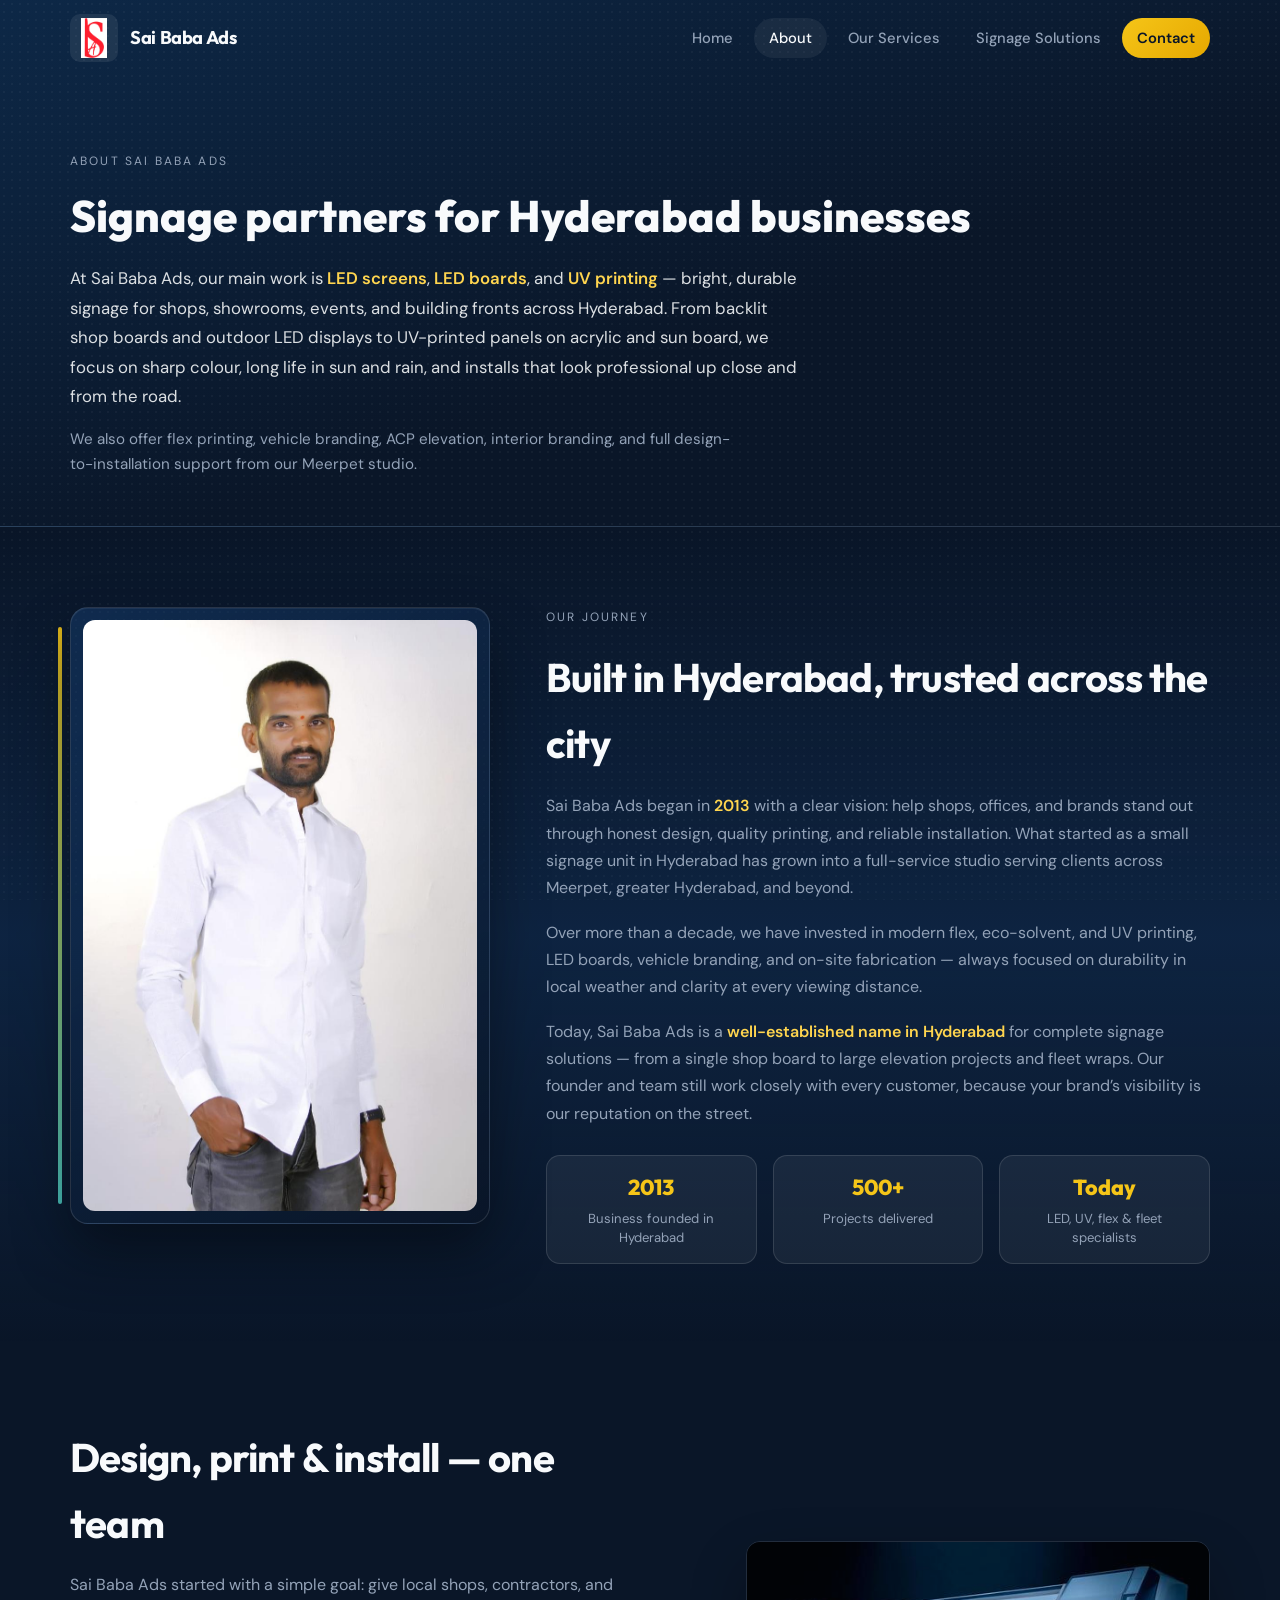
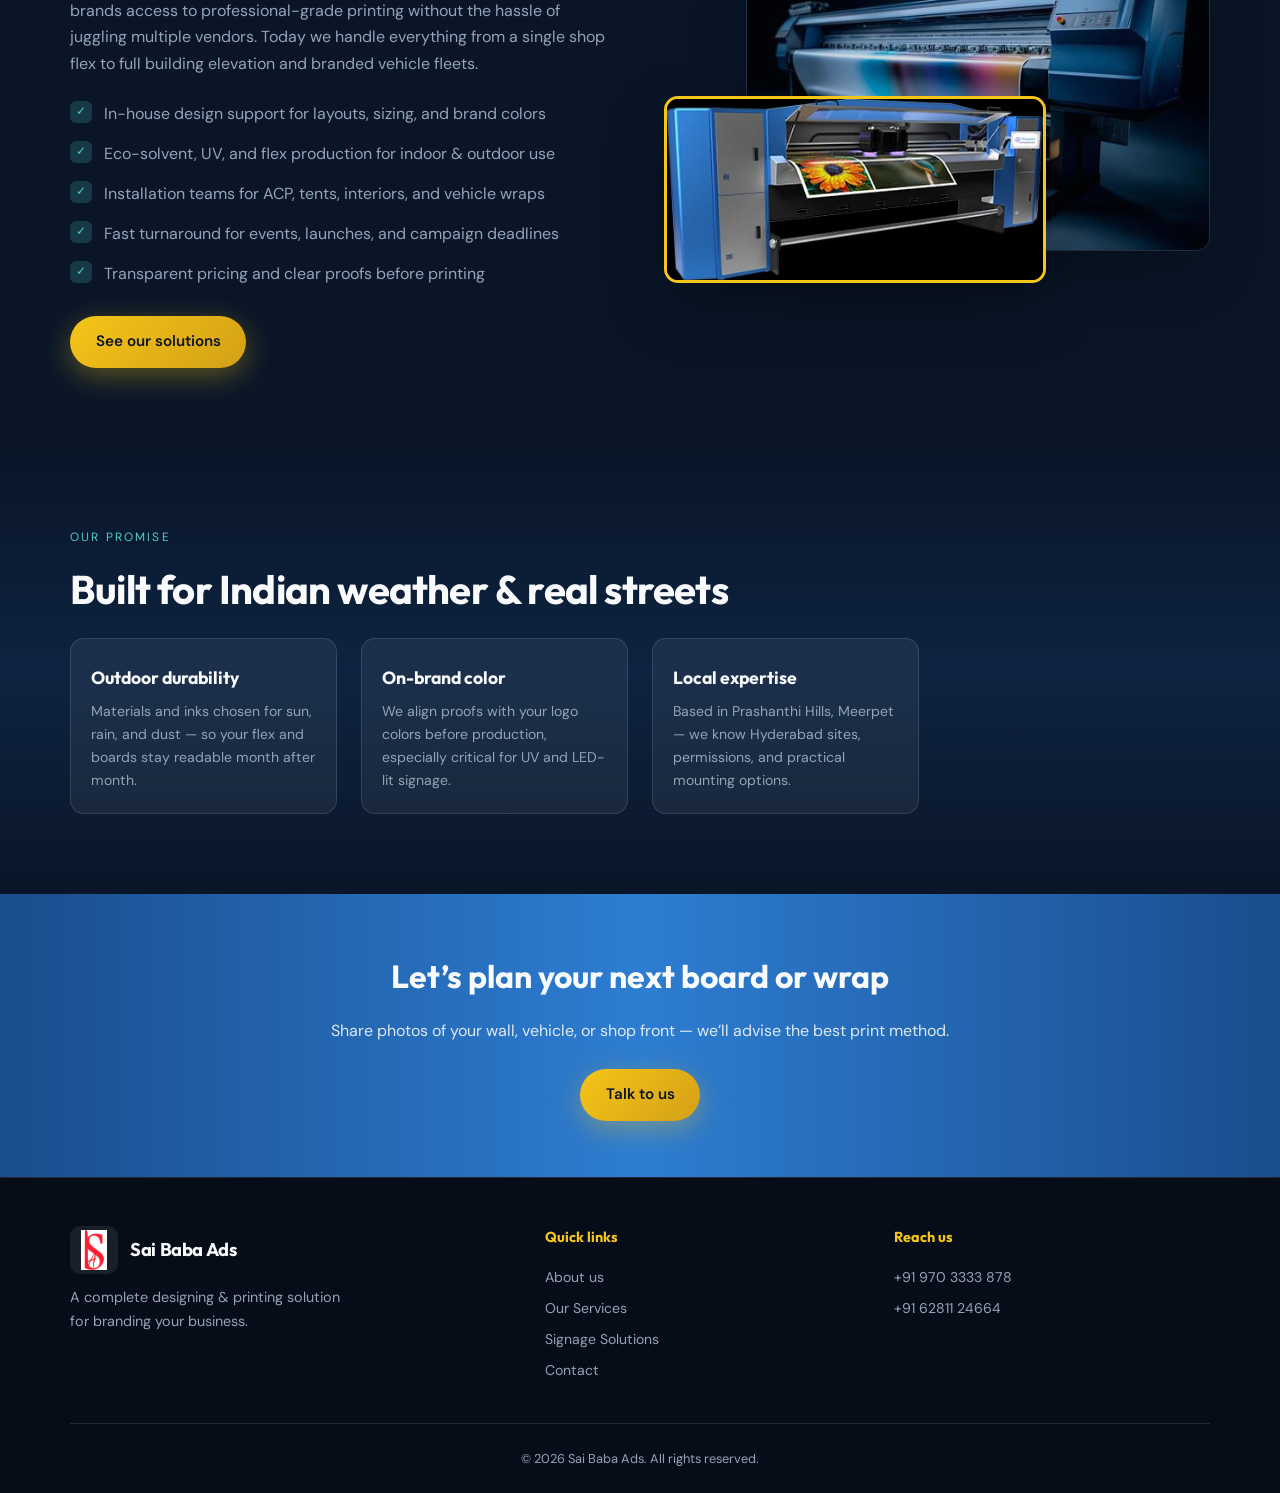
<file: about.html>
<!DOCTYPE html>
<html lang="en">
  <head>
    <meta charset="UTF-8" />
    <meta name="viewport" content="width=device-width, initial-scale=1.0" />
    <link rel="icon" href="favicon.ico" sizes="any" />
    <link rel="icon" type="image/png" sizes="32x32" href="favicon-32x32.png" />
    <link rel="icon" type="image/png" sizes="48x48" href="favicon-48x48.png" />
    <link rel="icon" type="image/png" sizes="96x96" href="favicon-96x96.png" />
    <link rel="apple-touch-icon" sizes="180x180" href="apple-touch-icon.png" />
    <link rel="manifest" href="site.webmanifest" />
    <meta name="theme-color" content="#0d2847" />
    <meta name="robots" content="index, follow" />
    <meta name="author" content="Sai Baba Ads" />
    <meta name="keywords" content="best signage solutions in Meerpet, best led screens in Meerpet, best led screens providers in Meerpet, led screens in Meerpet, led screen installation in Meerpet, best led boards in Meerpet, led boards in Meerpet, led board manufacturers in Meerpet, backlit led boards in Meerpet, best uv printing in Meerpet, uv printing in Meerpet, uv printing services in Meerpet, best flex printing in Meerpet, flex printing in Meerpet, flex printing services in Meerpet, vehicle branding in Meerpet, shop branding in Meerpet, Sai Baba Ads Meerpet, best signage solutions in B N Reddy, best led screens in B N Reddy, best led screens providers in B N Reddy, led screens in B N Reddy, led screen installation in B N Reddy, best led boards in B N Reddy, led boards in B N Reddy, led board manufacturers in B N Reddy, backlit led boards in B N Reddy, best uv printing in B N Reddy, uv printing in B N Reddy, uv printing services in B N Reddy, best flex printing in B N Reddy, flex printing in B N Reddy, flex printing services in B N Reddy, vehicle branding in B N Reddy, shop branding in B N Reddy, Sai Baba Ads B N Reddy, best signage solutions in BN Reddy, best led screens in BN Reddy, best led screens providers in BN Reddy, led screens in BN Reddy, led screen installation in BN Reddy, best led boards in BN Reddy, led boards in BN Reddy, led board manufacturers in BN Reddy, backlit led boards in BN Reddy, best uv printing in BN Reddy, uv printing in BN Reddy, uv printing services in BN Reddy, best flex printing in BN Reddy, flex printing in BN Reddy, flex printing services in BN Reddy, vehicle branding in BN Reddy, shop branding in BN Reddy, Sai Baba Ads BN Reddy, best signage solutions in Badangpet, best led screens in Badangpet, best led screens providers in Badangpet, led screens in Badangpet, led screen installation in Badangpet, best led boards in Badangpet, led boards in Badangpet, led board manufacturers in Badangpet, backlit led boards in Badangpet, best uv printing in Badangpet, uv printing in Badangpet, uv printing services in Badangpet, best flex printing in Badangpet, flex printing in Badangpet, flex printing services in Badangpet, vehicle branding in Badangpet, shop branding in Badangpet, Sai Baba Ads Badangpet, best signage solutions in Almasguda, best led screens in Almasguda, best led screens providers in Almasguda, led screens in Almasguda, led screen installation in Almasguda, best led boards in Almasguda, led boards in Almasguda, led board manufacturers in Almasguda, backlit led boards in Almasguda, best uv printing in Almasguda, uv printing in Almasguda, uv printing services in Almasguda, best flex printing in Almasguda, flex printing in Almasguda, flex printing services in Almasguda, vehicle branding in Almasguda, shop branding in Almasguda, Sai Baba Ads Almasguda, best signage solutions in Balapur, best led screens in Balapur, best led screens providers in Balapur, led screens in Balapur, led screen installation in Balapur, best led boards in Balapur, led boards in Balapur, led board manufacturers in Balapur, backlit led boards in Balapur, best uv printing in Balapur, uv printing in Balapur, uv printing services in Balapur, best flex printing in Balapur, flex printing in Balapur, flex printing services in Balapur, vehicle branding in Balapur, shop branding in Balapur, Sai Baba Ads Balapur, best signage solutions in Nandi Hills, best led screens in Nandi Hills, best led screens providers in Nandi Hills, led screens in Nandi Hills, led screen installation in Nandi Hills, best led boards in Nandi Hills, led boards in Nandi Hills, led board manufacturers in Nandi Hills, backlit led boards in Nandi Hills, best uv printing in Nandi Hills, uv printing in Nandi Hills, uv printing services in Nandi Hills, best flex printing in Nandi Hills, flex printing in Nandi Hills, flex printing services in Nandi Hills, vehicle branding in Nandi Hills, shop branding in Nandi Hills, Sai Baba Ads Nandi Hills, best signage solutions in Hyderabad, best led screens in Hyderabad, best led screens providers in Hyderabad, led screens in Hyderabad, led screen installation in Hyderabad, best led boards in Hyderabad, led boards in Hyderabad, led board manufacturers in Hyderabad, backlit led boards in Hyderabad, best uv printing in Hyderabad, uv printing in Hyderabad, uv printing services in Hyderabad, best flex printing in Hyderabad, flex printing in Hyderabad, flex printing services in Hyderabad, vehicle branding in Hyderabad, shop branding in Hyderabad, Sai Baba Ads Hyderabad, best signage solutions in L B Nagar, best led screens in L B Nagar, best led screens providers in L B Nagar, led screens in L B Nagar, led screen installation in L B Nagar, best led boards in L B Nagar, led boards in L B Nagar, led board manufacturers in L B Nagar, backlit led boards in L B Nagar, best uv printing in L B Nagar, uv printing in L B Nagar, uv printing services in L B Nagar, best flex printing in L B Nagar, flex printing in L B Nagar, flex printing services in L B Nagar, vehicle branding in L B Nagar, shop branding in L B Nagar, Sai Baba Ads L B Nagar, best signage solutions in LB Nagar, best led screens in LB Nagar, best led screens providers in LB Nagar, led screens in LB Nagar, led screen installation in LB Nagar, best led boards in LB Nagar, led boards in LB Nagar, led board manufacturers in LB Nagar, backlit led boards in LB Nagar, best uv printing in LB Nagar, uv printing in LB Nagar, uv printing services in LB Nagar, best flex printing in LB Nagar, flex printing in LB Nagar, flex printing services in LB Nagar, vehicle branding in LB Nagar, shop branding in LB Nagar, Sai Baba Ads LB Nagar, best signage solutions in Champapet, best led screens in Champapet, best led screens providers in Champapet, led screens in Champapet, led screen installation in Champapet, best led boards in Champapet, led boards in Champapet, led board manufacturers in Champapet, backlit led boards in Champapet, best uv printing in Champapet, uv printing in Champapet, uv printing services in Champapet, best flex printing in Champapet, flex printing in Champapet, flex printing services in Champapet, vehicle branding in Champapet, shop branding in Champapet, Sai Baba Ads Champapet, best signage solutions in Karmanghat, best led screens in Karmanghat, best led screens providers in Karmanghat, led screens in Karmanghat, led screen installation in Karmanghat, best led boards in Karmanghat, led boards in Karmanghat, led board manufacturers in Karmanghat, backlit led boards in Karmanghat, best uv printing in Karmanghat, uv printing in Karmanghat, uv printing services in Karmanghat, best flex printing in Karmanghat, flex printing in Karmanghat, flex printing services in Karmanghat, vehicle branding in Karmanghat, shop branding in Karmanghat, Sai Baba Ads Karmanghat, best signage solutions in Vanasthalipuram, best led screens in Vanasthalipuram, best led screens providers in Vanasthalipuram, led screens in Vanasthalipuram, led screen installation in Vanasthalipuram, best led boards in Vanasthalipuram, led boards in Vanasthalipuram, led board manufacturers in Vanasthalipuram, backlit led boards in Vanasthalipuram, best uv printing in Vanasthalipuram, uv printing in Vanasthalipuram, uv printing services in Vanasthalipuram, best flex printing in Vanasthalipuram, flex printing in Vanasthalipuram, flex printing services in Vanasthalipuram, vehicle branding in Vanasthalipuram, shop branding in Vanasthalipuram, Sai Baba Ads Vanasthalipuram, best signage solutions in Yamjal, best led screens in Yamjal, best led screens providers in Yamjal, led screens in Yamjal, led screen installation in Yamjal, best led boards in Yamjal, led boards in Yamjal, led board manufacturers in Yamjal, backlit led boards in Yamjal, best uv printing in Yamjal, uv printing in Yamjal, uv printing services in Yamjal, best flex printing in Yamjal, flex printing in Yamjal, flex printing services in Yamjal, vehicle branding in Yamjal, shop branding in Yamjal, Sai Baba Ads Yamjal, best signage solutions in Injapur, best led screens in Injapur, best led screens providers in Injapur, led screens in Injapur, led screen installation in Injapur, best led boards in Injapur, led boards in Injapur, led board manufacturers in Injapur, backlit led boards in Injapur, best uv printing in Injapur, uv printing in Injapur, uv printing services in Injapur, best flex printing in Injapur, flex printing in Injapur, flex printing services in Injapur, vehicle branding in Injapur, shop branding in Injapur, Sai Baba Ads Injapur, best signage solutions in Bongulur, best led screens in Bongulur, best led screens providers in Bongulur, led screens in Bongulur, led screen installation in Bongulur, best led boards in Bongulur, led boards in Bongulur, led board manufacturers in Bongulur, backlit led boards in Bongulur, best uv printing in Bongulur, uv printing in Bongulur, uv printing services in Bongulur, best flex printing in Bongulur, flex printing in Bongulur, flex printing services in Bongulur, vehicle branding in Bongulur, shop branding in Bongulur, Sai Baba Ads Bongulur, best signage solutions in Manneguda, best led screens in Manneguda, best led screens providers in Manneguda, led screens in Manneguda, led screen installation in Manneguda, best led boards in Manneguda, led boards in Manneguda, led board manufacturers in Manneguda, backlit led boards in Manneguda, best uv printing in Manneguda, uv printing in Manneguda, uv printing services in Manneguda, best flex printing in Manneguda, flex printing in Manneguda, flex printing services in Manneguda, vehicle branding in Manneguda, shop branding in Manneguda, Sai Baba Ads Manneguda, best signage solutions in Adibatla, best led screens in Adibatla, best led screens providers in Adibatla, led screens in Adibatla, led screen installation in Adibatla, best led boards in Adibatla, led boards in Adibatla, led board manufacturers in Adibatla, backlit led boards in Adibatla, best uv printing in Adibatla, uv printing in Adibatla, uv printing services in Adibatla, best flex printing in Adibatla, flex printing in Adibatla, flex printing services in Adibatla, vehicle branding in Adibatla, shop branding in Adibatla, Sai Baba Ads Adibatla, best signage solutions in Nadergul, best led screens in Nadergul, best led screens providers in Nadergul, led screens in Nadergul, led screen installation in Nadergul, best led boards in Nadergul, led boards in Nadergul, led board manufacturers in Nadergul, backlit led boards in Nadergul, best uv printing in Nadergul, uv printing in Nadergul, uv printing services in Nadergul, best flex printing in Nadergul, flex printing in Nadergul, flex printing services in Nadergul, vehicle branding in Nadergul, shop branding in Nadergul, Sai Baba Ads Nadergul, best signage solutions in Nagol, best led screens in Nagol, best led screens providers in Nagol, led screens in Nagol, led screen installation in Nagol, best led boards in Nagol, led boards in Nagol, led board manufacturers in Nagol, backlit led boards in Nagol, best uv printing in Nagol, uv printing in Nagol, uv printing services in Nagol, best flex printing in Nagol, flex printing in Nagol, flex printing services in Nagol, vehicle branding in Nagol, shop branding in Nagol, Sai Baba Ads Nagol, best signage solutions in Nagole, best led screens in Nagole, best led screens providers in Nagole, led screens in Nagole, led screen installation in Nagole, best led boards in Nagole, led boards in Nagole, led board manufacturers in Nagole, backlit led boards in Nagole, best uv printing in Nagole, uv printing in Nagole, uv printing services in Nagole, best flex printing in Nagole, flex printing in Nagole, flex printing services in Nagole, vehicle branding in Nagole, shop branding in Nagole, Sai Baba Ads Nagole, signage company Hyderabad, LED signage Hyderabad, UV print shop Hyderabad, flex banner printing Hyderabad, Meerpet signage shop, Almasguda Kaman signage" />
    <meta
      name="description"
      content="Since 2013, Sai Baba Ads delivers LED screens, LED boards, UV and flex printing across Meerpet, Badangpet, Karmanghat, Champapet, Balapur and Hyderabad."
    />
    <meta property="og:type" content="website" />
    <meta property="og:locale" content="en_IN" />
    <meta property="og:title" content="About Sai Baba Ads — Hyderabad Signage Company" />
    <meta property="og:description" content="Since 2013, Sai Baba Ads delivers LED screens, LED boards, UV and flex printing across Meerpet, Badangpet, Karmanghat, Champapet, Balapur and Hyderabad." />
    <meta property="og:site_name" content="Sai Baba Ads" />
    <meta property="og:image" content="favicon-512x512.png" />
    <meta property="og:image:width" content="512" />
    <meta property="og:image:height" content="512" />
    <meta property="og:image:alt" content="Sai Baba Ads logo" />
    <meta name="twitter:card" content="summary_large_image" />
    <meta name="twitter:image" content="favicon-512x512.png" />
    <meta name="twitter:title" content="About Sai Baba Ads — Hyderabad Signage Company" />
    <meta name="twitter:description" content="Since 2013, Sai Baba Ads delivers LED screens, LED boards, UV and flex printing across Meerpet, Badangpet, Karmanghat, Champapet, Balapur and Hyderabad." />
    <meta name="geo.region" content="IN-TG" />
    <meta name="geo.placename" content="Meerpet, Hyderabad" />
    <meta name="geo.service-area" content="Meerpet, Telangana, India" />
    <meta name="geo.service-area" content="B N Reddy, Telangana, India" />
    <meta name="geo.service-area" content="Badangpet, Telangana, India" />
    <meta name="geo.service-area" content="Almasguda, Telangana, India" />
    <meta name="geo.service-area" content="Balapur, Telangana, India" />
    <meta name="geo.service-area" content="Nandi Hills, Telangana, India" />
    <meta name="geo.service-area" content="Hyderabad, Telangana, India" />
    <meta name="geo.service-area" content="L B Nagar, Telangana, India" />
    <meta name="geo.service-area" content="Champapet, Telangana, India" />
    <meta name="geo.service-area" content="Karmanghat, Telangana, India" />
    <meta name="geo.service-area" content="Vanasthalipuram, Telangana, India" />
    <meta name="geo.service-area" content="Yamjal, Telangana, India" />
    <meta name="geo.service-area" content="Injapur, Telangana, India" />
    <meta name="geo.service-area" content="Bongulur, Telangana, India" />
    <meta name="geo.service-area" content="Manneguda, Telangana, India" />
    <meta name="geo.service-area" content="Adibatla, Telangana, India" />
    <meta name="geo.service-area" content="Nadergul, Telangana, India" />
    <meta name="geo.service-area" content="Nagol, Telangana, India" />
<meta name="local-seo-001" content="best signage solutions in Meerpet" />
    <meta name="local-seo-002" content="best led screens in Meerpet" />
    <meta name="local-seo-003" content="best led screens providers in Meerpet" />
    <meta name="local-seo-004" content="led screens in Meerpet" />
    <meta name="local-seo-005" content="led screen installation in Meerpet" />
    <meta name="local-seo-006" content="best led boards in Meerpet" />
    <meta name="local-seo-007" content="led boards in Meerpet" />
    <meta name="local-seo-008" content="led board manufacturers in Meerpet" />
    <meta name="local-seo-009" content="backlit led boards in Meerpet" />
    <meta name="local-seo-010" content="best uv printing in Meerpet" />
    <meta name="local-seo-011" content="uv printing in Meerpet" />
    <meta name="local-seo-012" content="uv printing services in Meerpet" />
    <meta name="local-seo-013" content="best flex printing in Meerpet" />
    <meta name="local-seo-014" content="flex printing in Meerpet" />
    <meta name="local-seo-015" content="flex printing services in Meerpet" />
    <meta name="local-seo-016" content="vehicle branding in Meerpet" />
    <meta name="local-seo-017" content="shop branding in Meerpet" />
    <meta name="local-seo-018" content="Sai Baba Ads Meerpet" />
    <meta name="local-seo-019" content="best signage solutions in B N Reddy" />
    <meta name="local-seo-020" content="best led screens in B N Reddy" />
    <meta name="local-seo-021" content="best led screens providers in B N Reddy" />
    <meta name="local-seo-022" content="led screens in B N Reddy" />
    <meta name="local-seo-023" content="led screen installation in B N Reddy" />
    <meta name="local-seo-024" content="best led boards in B N Reddy" />
    <meta name="local-seo-025" content="led boards in B N Reddy" />
    <meta name="local-seo-026" content="led board manufacturers in B N Reddy" />
    <meta name="local-seo-027" content="backlit led boards in B N Reddy" />
    <meta name="local-seo-028" content="best uv printing in B N Reddy" />
    <meta name="local-seo-029" content="uv printing in B N Reddy" />
    <meta name="local-seo-030" content="uv printing services in B N Reddy" />
    <meta name="local-seo-031" content="best flex printing in B N Reddy" />
    <meta name="local-seo-032" content="flex printing in B N Reddy" />
    <meta name="local-seo-033" content="flex printing services in B N Reddy" />
    <meta name="local-seo-034" content="vehicle branding in B N Reddy" />
    <meta name="local-seo-035" content="shop branding in B N Reddy" />
    <meta name="local-seo-036" content="Sai Baba Ads B N Reddy" />
    <meta name="local-seo-037" content="best signage solutions in BN Reddy" />
    <meta name="local-seo-038" content="best led screens in BN Reddy" />
    <meta name="local-seo-039" content="best led screens providers in BN Reddy" />
    <meta name="local-seo-040" content="led screens in BN Reddy" />
    <meta name="local-seo-041" content="led screen installation in BN Reddy" />
    <meta name="local-seo-042" content="best led boards in BN Reddy" />
    <meta name="local-seo-043" content="led boards in BN Reddy" />
    <meta name="local-seo-044" content="led board manufacturers in BN Reddy" />
    <meta name="local-seo-045" content="backlit led boards in BN Reddy" />
    <meta name="local-seo-046" content="best uv printing in BN Reddy" />
    <meta name="local-seo-047" content="uv printing in BN Reddy" />
    <meta name="local-seo-048" content="uv printing services in BN Reddy" />
    <meta name="local-seo-049" content="best flex printing in BN Reddy" />
    <meta name="local-seo-050" content="flex printing in BN Reddy" />
    <meta name="local-seo-051" content="flex printing services in BN Reddy" />
    <meta name="local-seo-052" content="vehicle branding in BN Reddy" />
    <meta name="local-seo-053" content="shop branding in BN Reddy" />
    <meta name="local-seo-054" content="Sai Baba Ads BN Reddy" />
    <meta name="local-seo-055" content="best signage solutions in Badangpet" />
    <meta name="local-seo-056" content="best led screens in Badangpet" />
    <meta name="local-seo-057" content="best led screens providers in Badangpet" />
    <meta name="local-seo-058" content="led screens in Badangpet" />
    <meta name="local-seo-059" content="led screen installation in Badangpet" />
    <meta name="local-seo-060" content="best led boards in Badangpet" />
    <meta name="local-seo-061" content="led boards in Badangpet" />
    <meta name="local-seo-062" content="led board manufacturers in Badangpet" />
    <meta name="local-seo-063" content="backlit led boards in Badangpet" />
    <meta name="local-seo-064" content="best uv printing in Badangpet" />
    <meta name="local-seo-065" content="uv printing in Badangpet" />
    <meta name="local-seo-066" content="uv printing services in Badangpet" />
    <meta name="local-seo-067" content="best flex printing in Badangpet" />
    <meta name="local-seo-068" content="flex printing in Badangpet" />
    <meta name="local-seo-069" content="flex printing services in Badangpet" />
    <meta name="local-seo-070" content="vehicle branding in Badangpet" />
    <meta name="local-seo-071" content="shop branding in Badangpet" />
    <meta name="local-seo-072" content="Sai Baba Ads Badangpet" />
    <meta name="local-seo-073" content="best signage solutions in Almasguda" />
    <meta name="local-seo-074" content="best led screens in Almasguda" />
    <meta name="local-seo-075" content="best led screens providers in Almasguda" />
    <meta name="local-seo-076" content="led screens in Almasguda" />
    <meta name="local-seo-077" content="led screen installation in Almasguda" />
    <meta name="local-seo-078" content="best led boards in Almasguda" />
    <meta name="local-seo-079" content="led boards in Almasguda" />
    <meta name="local-seo-080" content="led board manufacturers in Almasguda" />
    <meta name="local-seo-081" content="backlit led boards in Almasguda" />
    <meta name="local-seo-082" content="best uv printing in Almasguda" />
    <meta name="local-seo-083" content="uv printing in Almasguda" />
    <meta name="local-seo-084" content="uv printing services in Almasguda" />
    <meta name="local-seo-085" content="best flex printing in Almasguda" />
    <meta name="local-seo-086" content="flex printing in Almasguda" />
    <meta name="local-seo-087" content="flex printing services in Almasguda" />
    <meta name="local-seo-088" content="vehicle branding in Almasguda" />
    <meta name="local-seo-089" content="shop branding in Almasguda" />
    <meta name="local-seo-090" content="Sai Baba Ads Almasguda" />
    <meta name="local-seo-091" content="best signage solutions in Balapur" />
    <meta name="local-seo-092" content="best led screens in Balapur" />
    <meta name="local-seo-093" content="best led screens providers in Balapur" />
    <meta name="local-seo-094" content="led screens in Balapur" />
    <meta name="local-seo-095" content="led screen installation in Balapur" />
    <meta name="local-seo-096" content="best led boards in Balapur" />
    <meta name="local-seo-097" content="led boards in Balapur" />
    <meta name="local-seo-098" content="led board manufacturers in Balapur" />
    <meta name="local-seo-099" content="backlit led boards in Balapur" />
    <meta name="local-seo-100" content="best uv printing in Balapur" />
    <meta name="local-seo-101" content="uv printing in Balapur" />
    <meta name="local-seo-102" content="uv printing services in Balapur" />
    <meta name="local-seo-103" content="best flex printing in Balapur" />
    <meta name="local-seo-104" content="flex printing in Balapur" />
    <meta name="local-seo-105" content="flex printing services in Balapur" />
    <meta name="local-seo-106" content="vehicle branding in Balapur" />
    <meta name="local-seo-107" content="shop branding in Balapur" />
    <meta name="local-seo-108" content="Sai Baba Ads Balapur" />
    <meta name="local-seo-109" content="best signage solutions in Nandi Hills" />
    <meta name="local-seo-110" content="best led screens in Nandi Hills" />
    <meta name="local-seo-111" content="best led screens providers in Nandi Hills" />
    <meta name="local-seo-112" content="led screens in Nandi Hills" />
    <meta name="local-seo-113" content="led screen installation in Nandi Hills" />
    <meta name="local-seo-114" content="best led boards in Nandi Hills" />
    <meta name="local-seo-115" content="led boards in Nandi Hills" />
    <meta name="local-seo-116" content="led board manufacturers in Nandi Hills" />
    <meta name="local-seo-117" content="backlit led boards in Nandi Hills" />
    <meta name="local-seo-118" content="best uv printing in Nandi Hills" />
    <meta name="local-seo-119" content="uv printing in Nandi Hills" />
    <meta name="local-seo-120" content="uv printing services in Nandi Hills" />
    <meta name="local-seo-121" content="best flex printing in Nandi Hills" />
    <meta name="local-seo-122" content="flex printing in Nandi Hills" />
    <meta name="local-seo-123" content="flex printing services in Nandi Hills" />
    <meta name="local-seo-124" content="vehicle branding in Nandi Hills" />
    <meta name="local-seo-125" content="shop branding in Nandi Hills" />
    <meta name="local-seo-126" content="Sai Baba Ads Nandi Hills" />
    <meta name="local-seo-127" content="best signage solutions in Hyderabad" />
    <meta name="local-seo-128" content="best led screens in Hyderabad" />
    <meta name="local-seo-129" content="best led screens providers in Hyderabad" />
    <meta name="local-seo-130" content="led screens in Hyderabad" />
    <meta name="local-seo-131" content="led screen installation in Hyderabad" />
    <meta name="local-seo-132" content="best led boards in Hyderabad" />
    <meta name="local-seo-133" content="led boards in Hyderabad" />
    <meta name="local-seo-134" content="led board manufacturers in Hyderabad" />
    <meta name="local-seo-135" content="backlit led boards in Hyderabad" />
    <meta name="local-seo-136" content="best uv printing in Hyderabad" />
    <meta name="local-seo-137" content="uv printing in Hyderabad" />
    <meta name="local-seo-138" content="uv printing services in Hyderabad" />
    <meta name="local-seo-139" content="best flex printing in Hyderabad" />
    <meta name="local-seo-140" content="flex printing in Hyderabad" />
    <meta name="local-seo-141" content="flex printing services in Hyderabad" />
    <meta name="local-seo-142" content="vehicle branding in Hyderabad" />
    <meta name="local-seo-143" content="shop branding in Hyderabad" />
    <meta name="local-seo-144" content="Sai Baba Ads Hyderabad" />
    <meta name="local-seo-145" content="best signage solutions in L B Nagar" />
    <meta name="local-seo-146" content="best led screens in L B Nagar" />
    <meta name="local-seo-147" content="best led screens providers in L B Nagar" />
    <meta name="local-seo-148" content="led screens in L B Nagar" />
    <meta name="local-seo-149" content="led screen installation in L B Nagar" />
    <meta name="local-seo-150" content="best led boards in L B Nagar" />
    <meta name="local-seo-151" content="led boards in L B Nagar" />
    <meta name="local-seo-152" content="led board manufacturers in L B Nagar" />
    <meta name="local-seo-153" content="backlit led boards in L B Nagar" />
    <meta name="local-seo-154" content="best uv printing in L B Nagar" />
    <meta name="local-seo-155" content="uv printing in L B Nagar" />
    <meta name="local-seo-156" content="uv printing services in L B Nagar" />
    <meta name="local-seo-157" content="best flex printing in L B Nagar" />
    <meta name="local-seo-158" content="flex printing in L B Nagar" />
    <meta name="local-seo-159" content="flex printing services in L B Nagar" />
    <meta name="local-seo-160" content="vehicle branding in L B Nagar" />
    <meta name="local-seo-161" content="shop branding in L B Nagar" />
    <meta name="local-seo-162" content="Sai Baba Ads L B Nagar" />
    <meta name="local-seo-163" content="best signage solutions in LB Nagar" />
    <meta name="local-seo-164" content="best led screens in LB Nagar" />
    <meta name="local-seo-165" content="best led screens providers in LB Nagar" />
    <meta name="local-seo-166" content="led screens in LB Nagar" />
    <meta name="local-seo-167" content="led screen installation in LB Nagar" />
    <meta name="local-seo-168" content="best led boards in LB Nagar" />
    <meta name="local-seo-169" content="led boards in LB Nagar" />
    <meta name="local-seo-170" content="led board manufacturers in LB Nagar" />
    <meta name="local-seo-171" content="backlit led boards in LB Nagar" />
    <meta name="local-seo-172" content="best uv printing in LB Nagar" />
    <meta name="local-seo-173" content="uv printing in LB Nagar" />
    <meta name="local-seo-174" content="uv printing services in LB Nagar" />
    <meta name="local-seo-175" content="best flex printing in LB Nagar" />
    <meta name="local-seo-176" content="flex printing in LB Nagar" />
    <meta name="local-seo-177" content="flex printing services in LB Nagar" />
    <meta name="local-seo-178" content="vehicle branding in LB Nagar" />
    <meta name="local-seo-179" content="shop branding in LB Nagar" />
    <meta name="local-seo-180" content="Sai Baba Ads LB Nagar" />
    <meta name="local-seo-181" content="best signage solutions in Champapet" />
    <meta name="local-seo-182" content="best led screens in Champapet" />
    <meta name="local-seo-183" content="best led screens providers in Champapet" />
    <meta name="local-seo-184" content="led screens in Champapet" />
    <meta name="local-seo-185" content="led screen installation in Champapet" />
    <meta name="local-seo-186" content="best led boards in Champapet" />
    <meta name="local-seo-187" content="led boards in Champapet" />
    <meta name="local-seo-188" content="led board manufacturers in Champapet" />
    <meta name="local-seo-189" content="backlit led boards in Champapet" />
    <meta name="local-seo-190" content="best uv printing in Champapet" />
    <meta name="local-seo-191" content="uv printing in Champapet" />
    <meta name="local-seo-192" content="uv printing services in Champapet" />
    <meta name="local-seo-193" content="best flex printing in Champapet" />
    <meta name="local-seo-194" content="flex printing in Champapet" />
    <meta name="local-seo-195" content="flex printing services in Champapet" />
    <meta name="local-seo-196" content="vehicle branding in Champapet" />
    <meta name="local-seo-197" content="shop branding in Champapet" />
    <meta name="local-seo-198" content="Sai Baba Ads Champapet" />
    <meta name="local-seo-199" content="best signage solutions in Karmanghat" />
    <meta name="local-seo-200" content="best led screens in Karmanghat" />
    <meta name="local-seo-201" content="best led screens providers in Karmanghat" />
    <meta name="local-seo-202" content="led screens in Karmanghat" />
    <meta name="local-seo-203" content="led screen installation in Karmanghat" />
    <meta name="local-seo-204" content="best led boards in Karmanghat" />
    <meta name="local-seo-205" content="led boards in Karmanghat" />
    <meta name="local-seo-206" content="led board manufacturers in Karmanghat" />
    <meta name="local-seo-207" content="backlit led boards in Karmanghat" />
    <meta name="local-seo-208" content="best uv printing in Karmanghat" />
    <meta name="local-seo-209" content="uv printing in Karmanghat" />
    <meta name="local-seo-210" content="uv printing services in Karmanghat" />
    <meta name="local-seo-211" content="best flex printing in Karmanghat" />
    <meta name="local-seo-212" content="flex printing in Karmanghat" />
    <meta name="local-seo-213" content="flex printing services in Karmanghat" />
    <meta name="local-seo-214" content="vehicle branding in Karmanghat" />
    <meta name="local-seo-215" content="shop branding in Karmanghat" />
    <meta name="local-seo-216" content="Sai Baba Ads Karmanghat" />
    <meta name="local-seo-217" content="best signage solutions in Vanasthalipuram" />
    <meta name="local-seo-218" content="best led screens in Vanasthalipuram" />
    <meta name="local-seo-219" content="best led screens providers in Vanasthalipuram" />
    <meta name="local-seo-220" content="led screens in Vanasthalipuram" />
    <meta name="local-seo-221" content="led screen installation in Vanasthalipuram" />
    <meta name="local-seo-222" content="best led boards in Vanasthalipuram" />
    <meta name="local-seo-223" content="led boards in Vanasthalipuram" />
    <meta name="local-seo-224" content="led board manufacturers in Vanasthalipuram" />
    <meta name="local-seo-225" content="backlit led boards in Vanasthalipuram" />
    <meta name="local-seo-226" content="best uv printing in Vanasthalipuram" />
    <meta name="local-seo-227" content="uv printing in Vanasthalipuram" />
    <meta name="local-seo-228" content="uv printing services in Vanasthalipuram" />
    <meta name="local-seo-229" content="best flex printing in Vanasthalipuram" />
    <meta name="local-seo-230" content="flex printing in Vanasthalipuram" />
    <meta name="local-seo-231" content="flex printing services in Vanasthalipuram" />
    <meta name="local-seo-232" content="vehicle branding in Vanasthalipuram" />
    <meta name="local-seo-233" content="shop branding in Vanasthalipuram" />
    <meta name="local-seo-234" content="Sai Baba Ads Vanasthalipuram" />
    <meta name="local-seo-235" content="best signage solutions in Yamjal" />
    <meta name="local-seo-236" content="best led screens in Yamjal" />
    <meta name="local-seo-237" content="best led screens providers in Yamjal" />
    <meta name="local-seo-238" content="led screens in Yamjal" />
    <meta name="local-seo-239" content="led screen installation in Yamjal" />
    <meta name="local-seo-240" content="best led boards in Yamjal" />
    <meta name="local-seo-241" content="led boards in Yamjal" />
    <meta name="local-seo-242" content="led board manufacturers in Yamjal" />
    <meta name="local-seo-243" content="backlit led boards in Yamjal" />
    <meta name="local-seo-244" content="best uv printing in Yamjal" />
    <meta name="local-seo-245" content="uv printing in Yamjal" />
    <meta name="local-seo-246" content="uv printing services in Yamjal" />
    <meta name="local-seo-247" content="best flex printing in Yamjal" />
    <meta name="local-seo-248" content="flex printing in Yamjal" />
    <meta name="local-seo-249" content="flex printing services in Yamjal" />
    <meta name="local-seo-250" content="vehicle branding in Yamjal" />
    <meta name="local-seo-251" content="shop branding in Yamjal" />
    <meta name="local-seo-252" content="Sai Baba Ads Yamjal" />
    <meta name="local-seo-253" content="best signage solutions in Injapur" />
    <meta name="local-seo-254" content="best led screens in Injapur" />
    <meta name="local-seo-255" content="best led screens providers in Injapur" />
    <meta name="local-seo-256" content="led screens in Injapur" />
    <meta name="local-seo-257" content="led screen installation in Injapur" />
    <meta name="local-seo-258" content="best led boards in Injapur" />
    <meta name="local-seo-259" content="led boards in Injapur" />
    <meta name="local-seo-260" content="led board manufacturers in Injapur" />
    <meta name="local-seo-261" content="backlit led boards in Injapur" />
    <meta name="local-seo-262" content="best uv printing in Injapur" />
    <meta name="local-seo-263" content="uv printing in Injapur" />
    <meta name="local-seo-264" content="uv printing services in Injapur" />
    <meta name="local-seo-265" content="best flex printing in Injapur" />
    <meta name="local-seo-266" content="flex printing in Injapur" />
    <meta name="local-seo-267" content="flex printing services in Injapur" />
    <meta name="local-seo-268" content="vehicle branding in Injapur" />
    <meta name="local-seo-269" content="shop branding in Injapur" />
    <meta name="local-seo-270" content="Sai Baba Ads Injapur" />
    <meta name="local-seo-271" content="best signage solutions in Bongulur" />
    <meta name="local-seo-272" content="best led screens in Bongulur" />
    <meta name="local-seo-273" content="best led screens providers in Bongulur" />
    <meta name="local-seo-274" content="led screens in Bongulur" />
    <meta name="local-seo-275" content="led screen installation in Bongulur" />
    <meta name="local-seo-276" content="best led boards in Bongulur" />
    <meta name="local-seo-277" content="led boards in Bongulur" />
    <meta name="local-seo-278" content="led board manufacturers in Bongulur" />
    <meta name="local-seo-279" content="backlit led boards in Bongulur" />
    <meta name="local-seo-280" content="best uv printing in Bongulur" />
    <meta name="local-seo-281" content="uv printing in Bongulur" />
    <meta name="local-seo-282" content="uv printing services in Bongulur" />
    <meta name="local-seo-283" content="best flex printing in Bongulur" />
    <meta name="local-seo-284" content="flex printing in Bongulur" />
    <meta name="local-seo-285" content="flex printing services in Bongulur" />
    <meta name="local-seo-286" content="vehicle branding in Bongulur" />
    <meta name="local-seo-287" content="shop branding in Bongulur" />
    <meta name="local-seo-288" content="Sai Baba Ads Bongulur" />
    <meta name="local-seo-289" content="best signage solutions in Manneguda" />
    <meta name="local-seo-290" content="best led screens in Manneguda" />
    <meta name="local-seo-291" content="best led screens providers in Manneguda" />
    <meta name="local-seo-292" content="led screens in Manneguda" />
    <meta name="local-seo-293" content="led screen installation in Manneguda" />
    <meta name="local-seo-294" content="best led boards in Manneguda" />
    <meta name="local-seo-295" content="led boards in Manneguda" />
    <meta name="local-seo-296" content="led board manufacturers in Manneguda" />
    <meta name="local-seo-297" content="backlit led boards in Manneguda" />
    <meta name="local-seo-298" content="best uv printing in Manneguda" />
    <meta name="local-seo-299" content="uv printing in Manneguda" />
    <meta name="local-seo-300" content="uv printing services in Manneguda" />
    <meta name="local-seo-301" content="best flex printing in Manneguda" />
    <meta name="local-seo-302" content="flex printing in Manneguda" />
    <meta name="local-seo-303" content="flex printing services in Manneguda" />
    <meta name="local-seo-304" content="vehicle branding in Manneguda" />
    <meta name="local-seo-305" content="shop branding in Manneguda" />
    <meta name="local-seo-306" content="Sai Baba Ads Manneguda" />
    <meta name="local-seo-307" content="best signage solutions in Adibatla" />
    <meta name="local-seo-308" content="best led screens in Adibatla" />
    <meta name="local-seo-309" content="best led screens providers in Adibatla" />
    <meta name="local-seo-310" content="led screens in Adibatla" />
    <meta name="local-seo-311" content="led screen installation in Adibatla" />
    <meta name="local-seo-312" content="best led boards in Adibatla" />
    <meta name="local-seo-313" content="led boards in Adibatla" />
    <meta name="local-seo-314" content="led board manufacturers in Adibatla" />
    <meta name="local-seo-315" content="backlit led boards in Adibatla" />
    <meta name="local-seo-316" content="best uv printing in Adibatla" />
    <meta name="local-seo-317" content="uv printing in Adibatla" />
    <meta name="local-seo-318" content="uv printing services in Adibatla" />
    <meta name="local-seo-319" content="best flex printing in Adibatla" />
    <meta name="local-seo-320" content="flex printing in Adibatla" />
    <meta name="local-seo-321" content="flex printing services in Adibatla" />
    <meta name="local-seo-322" content="vehicle branding in Adibatla" />
    <meta name="local-seo-323" content="shop branding in Adibatla" />
    <meta name="local-seo-324" content="Sai Baba Ads Adibatla" />
    <meta name="local-seo-325" content="best signage solutions in Nadergul" />
    <meta name="local-seo-326" content="best led screens in Nadergul" />
    <meta name="local-seo-327" content="best led screens providers in Nadergul" />
    <meta name="local-seo-328" content="led screens in Nadergul" />
    <meta name="local-seo-329" content="led screen installation in Nadergul" />
    <meta name="local-seo-330" content="best led boards in Nadergul" />
    <meta name="local-seo-331" content="led boards in Nadergul" />
    <meta name="local-seo-332" content="led board manufacturers in Nadergul" />
    <meta name="local-seo-333" content="backlit led boards in Nadergul" />
    <meta name="local-seo-334" content="best uv printing in Nadergul" />
    <meta name="local-seo-335" content="uv printing in Nadergul" />
    <meta name="local-seo-336" content="uv printing services in Nadergul" />
    <meta name="local-seo-337" content="best flex printing in Nadergul" />
    <meta name="local-seo-338" content="flex printing in Nadergul" />
    <meta name="local-seo-339" content="flex printing services in Nadergul" />
    <meta name="local-seo-340" content="vehicle branding in Nadergul" />
    <meta name="local-seo-341" content="shop branding in Nadergul" />
    <meta name="local-seo-342" content="Sai Baba Ads Nadergul" />
    <meta name="local-seo-343" content="best signage solutions in Nagol" />
    <meta name="local-seo-344" content="best led screens in Nagol" />
    <meta name="local-seo-345" content="best led screens providers in Nagol" />
    <meta name="local-seo-346" content="led screens in Nagol" />
    <meta name="local-seo-347" content="led screen installation in Nagol" />
    <meta name="local-seo-348" content="best led boards in Nagol" />
    <meta name="local-seo-349" content="led boards in Nagol" />
    <meta name="local-seo-350" content="led board manufacturers in Nagol" />
    <meta name="local-seo-351" content="backlit led boards in Nagol" />
    <meta name="local-seo-352" content="best uv printing in Nagol" />
    <meta name="local-seo-353" content="uv printing in Nagol" />
    <meta name="local-seo-354" content="uv printing services in Nagol" />
    <meta name="local-seo-355" content="best flex printing in Nagol" />
    <meta name="local-seo-356" content="flex printing in Nagol" />
    <meta name="local-seo-357" content="flex printing services in Nagol" />
    <meta name="local-seo-358" content="vehicle branding in Nagol" />
    <meta name="local-seo-359" content="shop branding in Nagol" />
    <meta name="local-seo-360" content="Sai Baba Ads Nagol" />
    <meta name="local-seo-361" content="best signage solutions in Nagole" />
    <meta name="local-seo-362" content="best led screens in Nagole" />
    <meta name="local-seo-363" content="best led screens providers in Nagole" />
    <meta name="local-seo-364" content="led screens in Nagole" />
    <meta name="local-seo-365" content="led screen installation in Nagole" />
    <meta name="local-seo-366" content="best led boards in Nagole" />
    <meta name="local-seo-367" content="led boards in Nagole" />
    <meta name="local-seo-368" content="led board manufacturers in Nagole" />
    <meta name="local-seo-369" content="backlit led boards in Nagole" />
    <meta name="local-seo-370" content="best uv printing in Nagole" />
    <meta name="local-seo-371" content="uv printing in Nagole" />
    <meta name="local-seo-372" content="uv printing services in Nagole" />
    <meta name="local-seo-373" content="best flex printing in Nagole" />
    <meta name="local-seo-374" content="flex printing in Nagole" />
    <meta name="local-seo-375" content="flex printing services in Nagole" />
    <meta name="local-seo-376" content="vehicle branding in Nagole" />
    <meta name="local-seo-377" content="shop branding in Nagole" />
    <meta name="local-seo-378" content="Sai Baba Ads Nagole" />
    <meta name="local-seo-379" content="signage company Hyderabad" />
    <meta name="local-seo-380" content="LED signage Hyderabad" />
    <meta name="local-seo-381" content="UV print shop Hyderabad" />
    <meta name="local-seo-382" content="flex banner printing Hyderabad" />
    <meta name="local-seo-383" content="Meerpet signage shop" />
    <meta name="local-seo-384" content="Almasguda Kaman signage" />
    <title>About Sai Baba Ads | Signage Experts Meerpet Hyderabad</title>
    <link rel="preconnect" href="https://fonts.googleapis.com" />
    <link rel="preconnect" href="https://fonts.gstatic.com" crossorigin />
    <link
      href="https://fonts.googleapis.com/css2?family=DM+Sans:ital,opsz,wght@0,9..40,400;0,9..40,500;0,9..40,600&family=Outfit:wght@500;600;700;800&display=swap"
      rel="stylesheet"
    />
    <link rel="stylesheet" href="css/style.css" />
  </head>
  <body>
    <div class="print-texture" aria-hidden="true"></div>

    <header class="site-header">
      <div class="container nav-inner">
        <a href="index.html" class="brand">
          <img src="images/logo.jpg" alt="Sai Baba Ads logo" width="48" height="48" />
          Sai Baba Ads
        </a>
        <button class="menu-toggle" type="button" aria-label="Open menu">
          <span></span><span></span><span></span>
        </button>
        <nav class="nav-links" aria-label="Main">
          <a href="index.html" data-nav>Home</a>
          <a href="about.html" data-nav>About</a>
          <a href="services.html" data-nav>Our Services</a>
          <a href="signage-solutions.html" data-nav>Signage Solutions</a>
          <a href="contact.html" class="nav-cta" data-nav>Contact</a>
        </nav>
      </div>
    </header>

    <main>
      <header class="page-hero">
        <div class="container reveal">
          <p class="section-label">About Sai Baba Ads</p>
          <h1>Signage partners for Hyderabad businesses</h1>
          <p class="about-hero-main">
            At Sai Baba Ads, our main work is <strong>LED screens</strong>,
            <strong>LED boards</strong>, and <strong>UV printing</strong> — bright, durable signage for
            shops, showrooms, events, and building fronts across Hyderabad. From backlit shop boards and
            outdoor LED displays to UV-printed panels on acrylic and sun board, we focus on sharp colour,
            long life in sun and rain, and installs that look professional up close and from the road.
          </p>
          <p class="about-hero-sub">
            We also offer flex printing, vehicle branding, ACP elevation, interior branding, and full
            design-to-installation support from our Meerpet studio.
          </p>
        </div>
      </header>

      <section class="strip-gradient owner-section">
        <div class="container about-founder reveal">
          <div class="owner-portrait-wrap reveal">
            <div class="owner-portrait-card">
              <img
                src="images/owner.jpeg"
                alt="Founder of Sai Baba Ads"
                class="owner-portrait"
                loading="lazy"
                width="420"
                height="560"
              />
            </div>
          </div>
          <div class="owner-story">
            <p class="section-label">Our journey</p>
            <h2 class="section-title">Built in Hyderabad, trusted across the city</h2>
            <p>
              Sai Baba Ads began in <strong>2013</strong> with a clear vision: help shops, offices, and
              brands stand out through honest design, quality printing, and reliable installation. What
              started as a small signage unit in Hyderabad has grown into a full-service studio serving
              clients across Meerpet, greater Hyderabad, and beyond.
            </p>
            <p>
              Over more than a decade, we have invested in modern flex, eco-solvent, and UV printing,
              LED boards, vehicle branding, and on-site fabrication — always focused on durability in
              local weather and clarity at every viewing distance.
            </p>
            <p>
              Today, Sai Baba Ads is a <strong>well-established name in Hyderabad</strong> for complete
              signage solutions — from a single shop board to large elevation projects and fleet wraps.
              Our founder and team still work closely with every customer, because your brand’s visibility
              is our reputation on the street.
            </p>
            <ul class="owner-highlights">
              <li><span>2013</span> Business founded in Hyderabad</li>
              <li><span>500+</span> Projects delivered</li>
              <li><span>Today</span> LED, UV, flex &amp; fleet specialists</li>
            </ul>
          </div>
        </div>
      </section>

      <section>
        <div class="container about-split">
          <div class="about-copy reveal">
            <h2 class="section-title">Design, print &amp; install — one team</h2>
            <p class="section-desc" style="margin-bottom: 1.5rem">
              Sai Baba Ads started with a simple goal: give local shops, contractors, and brands access
              to professional-grade printing without the hassle of juggling multiple vendors. Today we
              handle everything from a single shop flex to full building elevation and branded vehicle
              fleets.
            </p>
            <ul class="check-list">
              <li>In-house design support for layouts, sizing, and brand colors</li>
              <li>Eco-solvent, UV, and flex production for indoor &amp; outdoor use</li>
              <li>Installation teams for ACP, tents, interiors, and vehicle wraps</li>
              <li>Fast turnaround for events, launches, and campaign deadlines</li>
              <li>Transparent pricing and clear proofs before printing</li>
            </ul>
            <p style="margin-top: 1.75rem">
              <a href="services.html" class="btn btn-primary">See our solutions</a>
            </p>
          </div>
          <div class="about-image-stack reveal">
            <img
              class="stack-back"
              src="images/flexprinting.jpeg"
              alt="Flex printing and signage production"
              loading="lazy"
              width="700"
              height="420"
            />
            <img
              class="stack-front"
              src="images/uvprints.jpeg"
              alt="UV printing equipment for signage"
              loading="lazy"
              width="600"
              height="360"
            />
          </div>
        </div>
      </section>

      <section class="strip-gradient">
        <div class="container">
          <p class="section-label reveal">Our promise</p>
          <h2 class="section-title reveal">Built for Indian weather &amp; real streets</h2>
          <div class="services-grid">
            <article class="service-card reveal">
              <div class="service-card-body" style="padding-top: 1.5rem">
                <h3>Outdoor durability</h3>
                <p>
                  Materials and inks chosen for sun, rain, and dust — so your flex and boards stay
                  readable month after month.
                </p>
              </div>
            </article>
            <article class="service-card reveal">
              <div class="service-card-body" style="padding-top: 1.5rem">
                <h3>On-brand color</h3>
                <p>
                  We align proofs with your logo colors before production, especially critical for UV
                  and LED-lit signage.
                </p>
              </div>
            </article>
            <article class="service-card reveal">
              <div class="service-card-body" style="padding-top: 1.5rem">
                <h3>Local expertise</h3>
                <p>
                  Based in Prashanthi Hills, Meerpet — we know Hyderabad sites, permissions, and
                  practical mounting options.
                </p>
              </div>
            </article>
          </div>
        </div>
      </section>

      <section class="cta-band">
        <div class="container reveal">
          <h2>Let’s plan your next board or wrap</h2>
          <p>Share photos of your wall, vehicle, or shop front — we’ll advise the best print method.</p>
          <a href="contact.html" class="btn btn-primary">Talk to us</a>
        </div>
      </section>
    </main>

    <footer class="site-footer">
      <div class="container footer-grid">
        <div class="footer-brand">
          <a href="index.html" class="brand">
            <img src="images/logo.jpg" alt="" width="48" height="48" />
            Sai Baba Ads
          </a>
          <p>A complete designing &amp; printing solution for branding your business.</p>
        </div>
        <div class="footer-col">
          <h4>Quick links</h4>
          <a href="about.html">About us</a>
          <a href="services.html">Our Services</a>
          <a href="signage-solutions.html">Signage Solutions</a>
          <a href="contact.html">Contact</a>
        </div>
        <div class="footer-col">
          <h4>Reach us</h4>
          <a href="tel:+919703333878">+91 970 3333 878</a>
          <a href="tel:+916281124664">+91 62811 24664</a>
        </div>
      </div>
      <div class="container footer-bottom">
        <p>&copy; <span id="year"></span> Sai Baba Ads. All rights reserved.</p>
      </div>
    </footer>

    <script>
      document.getElementById("year").textContent = new Date().getFullYear();
    </script>
    <script src="js/main.js"></script>
  </body>
</html>
</file>
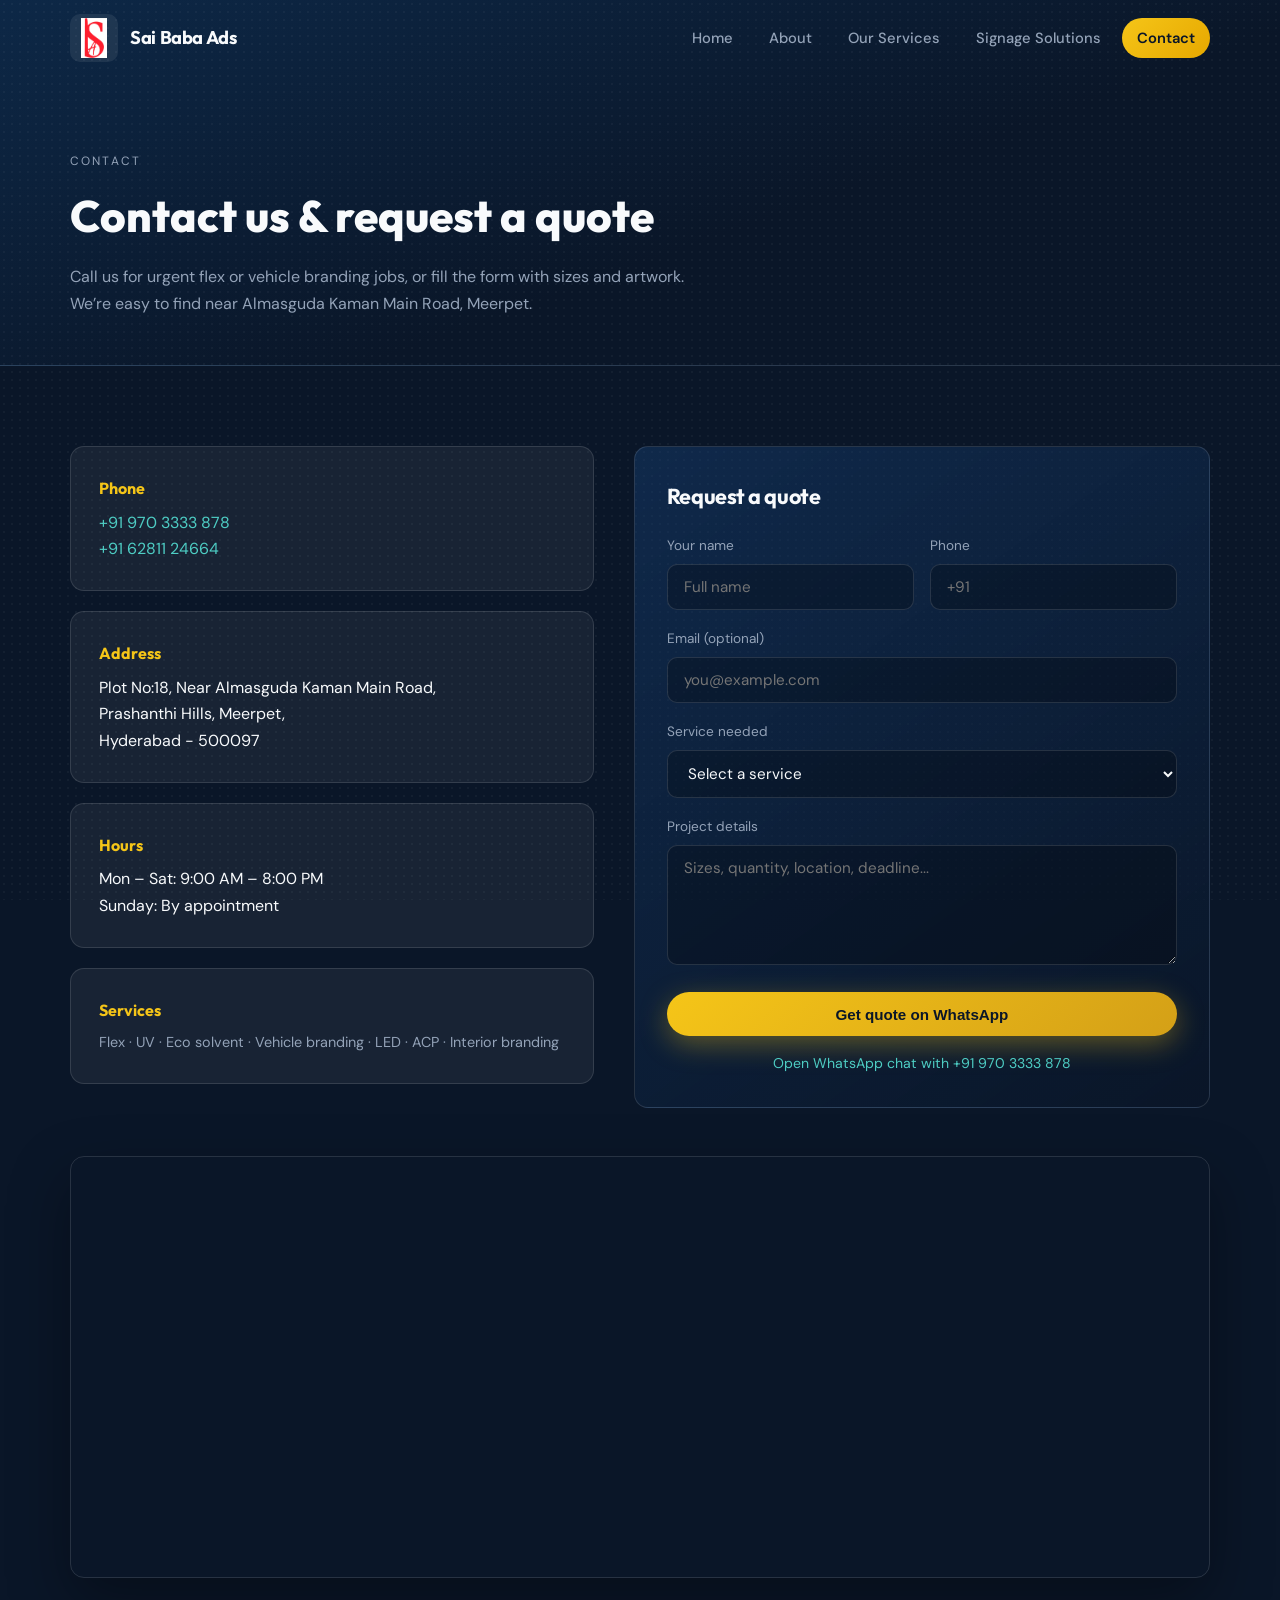
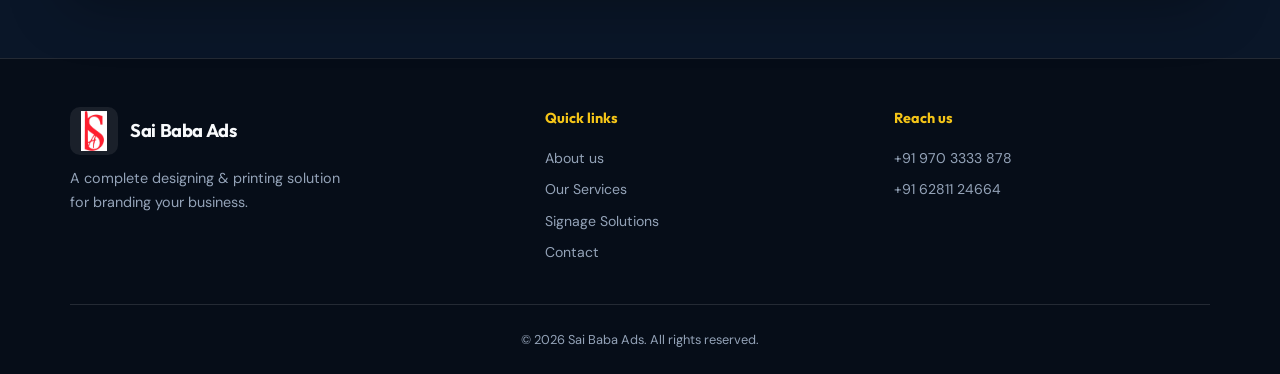
<file: contact.html>
<!DOCTYPE html>
<html lang="en">
  <head>
    <meta charset="UTF-8" />
    <meta name="viewport" content="width=device-width, initial-scale=1.0" />
    <link rel="icon" href="favicon.ico" sizes="any" />
    <link rel="icon" type="image/png" sizes="32x32" href="favicon-32x32.png" />
    <link rel="icon" type="image/png" sizes="48x48" href="favicon-48x48.png" />
    <link rel="icon" type="image/png" sizes="96x96" href="favicon-96x96.png" />
    <link rel="apple-touch-icon" sizes="180x180" href="apple-touch-icon.png" />
    <link rel="manifest" href="site.webmanifest" />
    <meta name="theme-color" content="#0d2847" />
    <meta name="robots" content="index, follow" />
    <meta name="author" content="Sai Baba Ads" />
    <meta name="keywords" content="best signage solutions in Meerpet, best led screens in Meerpet, best led screens providers in Meerpet, led screens in Meerpet, led screen installation in Meerpet, best led boards in Meerpet, led boards in Meerpet, led board manufacturers in Meerpet, backlit led boards in Meerpet, best uv printing in Meerpet, uv printing in Meerpet, uv printing services in Meerpet, best flex printing in Meerpet, flex printing in Meerpet, flex printing services in Meerpet, vehicle branding in Meerpet, shop branding in Meerpet, Sai Baba Ads Meerpet, best signage solutions in B N Reddy, best led screens in B N Reddy, best led screens providers in B N Reddy, led screens in B N Reddy, led screen installation in B N Reddy, best led boards in B N Reddy, led boards in B N Reddy, led board manufacturers in B N Reddy, backlit led boards in B N Reddy, best uv printing in B N Reddy, uv printing in B N Reddy, uv printing services in B N Reddy, best flex printing in B N Reddy, flex printing in B N Reddy, flex printing services in B N Reddy, vehicle branding in B N Reddy, shop branding in B N Reddy, Sai Baba Ads B N Reddy, best signage solutions in BN Reddy, best led screens in BN Reddy, best led screens providers in BN Reddy, led screens in BN Reddy, led screen installation in BN Reddy, best led boards in BN Reddy, led boards in BN Reddy, led board manufacturers in BN Reddy, backlit led boards in BN Reddy, best uv printing in BN Reddy, uv printing in BN Reddy, uv printing services in BN Reddy, best flex printing in BN Reddy, flex printing in BN Reddy, flex printing services in BN Reddy, vehicle branding in BN Reddy, shop branding in BN Reddy, Sai Baba Ads BN Reddy, best signage solutions in Badangpet, best led screens in Badangpet, best led screens providers in Badangpet, led screens in Badangpet, led screen installation in Badangpet, best led boards in Badangpet, led boards in Badangpet, led board manufacturers in Badangpet, backlit led boards in Badangpet, best uv printing in Badangpet, uv printing in Badangpet, uv printing services in Badangpet, best flex printing in Badangpet, flex printing in Badangpet, flex printing services in Badangpet, vehicle branding in Badangpet, shop branding in Badangpet, Sai Baba Ads Badangpet, best signage solutions in Almasguda, best led screens in Almasguda, best led screens providers in Almasguda, led screens in Almasguda, led screen installation in Almasguda, best led boards in Almasguda, led boards in Almasguda, led board manufacturers in Almasguda, backlit led boards in Almasguda, best uv printing in Almasguda, uv printing in Almasguda, uv printing services in Almasguda, best flex printing in Almasguda, flex printing in Almasguda, flex printing services in Almasguda, vehicle branding in Almasguda, shop branding in Almasguda, Sai Baba Ads Almasguda, best signage solutions in Balapur, best led screens in Balapur, best led screens providers in Balapur, led screens in Balapur, led screen installation in Balapur, best led boards in Balapur, led boards in Balapur, led board manufacturers in Balapur, backlit led boards in Balapur, best uv printing in Balapur, uv printing in Balapur, uv printing services in Balapur, best flex printing in Balapur, flex printing in Balapur, flex printing services in Balapur, vehicle branding in Balapur, shop branding in Balapur, Sai Baba Ads Balapur, best signage solutions in Nandi Hills, best led screens in Nandi Hills, best led screens providers in Nandi Hills, led screens in Nandi Hills, led screen installation in Nandi Hills, best led boards in Nandi Hills, led boards in Nandi Hills, led board manufacturers in Nandi Hills, backlit led boards in Nandi Hills, best uv printing in Nandi Hills, uv printing in Nandi Hills, uv printing services in Nandi Hills, best flex printing in Nandi Hills, flex printing in Nandi Hills, flex printing services in Nandi Hills, vehicle branding in Nandi Hills, shop branding in Nandi Hills, Sai Baba Ads Nandi Hills, best signage solutions in Hyderabad, best led screens in Hyderabad, best led screens providers in Hyderabad, led screens in Hyderabad, led screen installation in Hyderabad, best led boards in Hyderabad, led boards in Hyderabad, led board manufacturers in Hyderabad, backlit led boards in Hyderabad, best uv printing in Hyderabad, uv printing in Hyderabad, uv printing services in Hyderabad, best flex printing in Hyderabad, flex printing in Hyderabad, flex printing services in Hyderabad, vehicle branding in Hyderabad, shop branding in Hyderabad, Sai Baba Ads Hyderabad, best signage solutions in L B Nagar, best led screens in L B Nagar, best led screens providers in L B Nagar, led screens in L B Nagar, led screen installation in L B Nagar, best led boards in L B Nagar, led boards in L B Nagar, led board manufacturers in L B Nagar, backlit led boards in L B Nagar, best uv printing in L B Nagar, uv printing in L B Nagar, uv printing services in L B Nagar, best flex printing in L B Nagar, flex printing in L B Nagar, flex printing services in L B Nagar, vehicle branding in L B Nagar, shop branding in L B Nagar, Sai Baba Ads L B Nagar, best signage solutions in LB Nagar, best led screens in LB Nagar, best led screens providers in LB Nagar, led screens in LB Nagar, led screen installation in LB Nagar, best led boards in LB Nagar, led boards in LB Nagar, led board manufacturers in LB Nagar, backlit led boards in LB Nagar, best uv printing in LB Nagar, uv printing in LB Nagar, uv printing services in LB Nagar, best flex printing in LB Nagar, flex printing in LB Nagar, flex printing services in LB Nagar, vehicle branding in LB Nagar, shop branding in LB Nagar, Sai Baba Ads LB Nagar, best signage solutions in Champapet, best led screens in Champapet, best led screens providers in Champapet, led screens in Champapet, led screen installation in Champapet, best led boards in Champapet, led boards in Champapet, led board manufacturers in Champapet, backlit led boards in Champapet, best uv printing in Champapet, uv printing in Champapet, uv printing services in Champapet, best flex printing in Champapet, flex printing in Champapet, flex printing services in Champapet, vehicle branding in Champapet, shop branding in Champapet, Sai Baba Ads Champapet, best signage solutions in Karmanghat, best led screens in Karmanghat, best led screens providers in Karmanghat, led screens in Karmanghat, led screen installation in Karmanghat, best led boards in Karmanghat, led boards in Karmanghat, led board manufacturers in Karmanghat, backlit led boards in Karmanghat, best uv printing in Karmanghat, uv printing in Karmanghat, uv printing services in Karmanghat, best flex printing in Karmanghat, flex printing in Karmanghat, flex printing services in Karmanghat, vehicle branding in Karmanghat, shop branding in Karmanghat, Sai Baba Ads Karmanghat, best signage solutions in Vanasthalipuram, best led screens in Vanasthalipuram, best led screens providers in Vanasthalipuram, led screens in Vanasthalipuram, led screen installation in Vanasthalipuram, best led boards in Vanasthalipuram, led boards in Vanasthalipuram, led board manufacturers in Vanasthalipuram, backlit led boards in Vanasthalipuram, best uv printing in Vanasthalipuram, uv printing in Vanasthalipuram, uv printing services in Vanasthalipuram, best flex printing in Vanasthalipuram, flex printing in Vanasthalipuram, flex printing services in Vanasthalipuram, vehicle branding in Vanasthalipuram, shop branding in Vanasthalipuram, Sai Baba Ads Vanasthalipuram, best signage solutions in Yamjal, best led screens in Yamjal, best led screens providers in Yamjal, led screens in Yamjal, led screen installation in Yamjal, best led boards in Yamjal, led boards in Yamjal, led board manufacturers in Yamjal, backlit led boards in Yamjal, best uv printing in Yamjal, uv printing in Yamjal, uv printing services in Yamjal, best flex printing in Yamjal, flex printing in Yamjal, flex printing services in Yamjal, vehicle branding in Yamjal, shop branding in Yamjal, Sai Baba Ads Yamjal, best signage solutions in Injapur, best led screens in Injapur, best led screens providers in Injapur, led screens in Injapur, led screen installation in Injapur, best led boards in Injapur, led boards in Injapur, led board manufacturers in Injapur, backlit led boards in Injapur, best uv printing in Injapur, uv printing in Injapur, uv printing services in Injapur, best flex printing in Injapur, flex printing in Injapur, flex printing services in Injapur, vehicle branding in Injapur, shop branding in Injapur, Sai Baba Ads Injapur, best signage solutions in Bongulur, best led screens in Bongulur, best led screens providers in Bongulur, led screens in Bongulur, led screen installation in Bongulur, best led boards in Bongulur, led boards in Bongulur, led board manufacturers in Bongulur, backlit led boards in Bongulur, best uv printing in Bongulur, uv printing in Bongulur, uv printing services in Bongulur, best flex printing in Bongulur, flex printing in Bongulur, flex printing services in Bongulur, vehicle branding in Bongulur, shop branding in Bongulur, Sai Baba Ads Bongulur, best signage solutions in Manneguda, best led screens in Manneguda, best led screens providers in Manneguda, led screens in Manneguda, led screen installation in Manneguda, best led boards in Manneguda, led boards in Manneguda, led board manufacturers in Manneguda, backlit led boards in Manneguda, best uv printing in Manneguda, uv printing in Manneguda, uv printing services in Manneguda, best flex printing in Manneguda, flex printing in Manneguda, flex printing services in Manneguda, vehicle branding in Manneguda, shop branding in Manneguda, Sai Baba Ads Manneguda, best signage solutions in Adibatla, best led screens in Adibatla, best led screens providers in Adibatla, led screens in Adibatla, led screen installation in Adibatla, best led boards in Adibatla, led boards in Adibatla, led board manufacturers in Adibatla, backlit led boards in Adibatla, best uv printing in Adibatla, uv printing in Adibatla, uv printing services in Adibatla, best flex printing in Adibatla, flex printing in Adibatla, flex printing services in Adibatla, vehicle branding in Adibatla, shop branding in Adibatla, Sai Baba Ads Adibatla, best signage solutions in Nadergul, best led screens in Nadergul, best led screens providers in Nadergul, led screens in Nadergul, led screen installation in Nadergul, best led boards in Nadergul, led boards in Nadergul, led board manufacturers in Nadergul, backlit led boards in Nadergul, best uv printing in Nadergul, uv printing in Nadergul, uv printing services in Nadergul, best flex printing in Nadergul, flex printing in Nadergul, flex printing services in Nadergul, vehicle branding in Nadergul, shop branding in Nadergul, Sai Baba Ads Nadergul, best signage solutions in Nagol, best led screens in Nagol, best led screens providers in Nagol, led screens in Nagol, led screen installation in Nagol, best led boards in Nagol, led boards in Nagol, led board manufacturers in Nagol, backlit led boards in Nagol, best uv printing in Nagol, uv printing in Nagol, uv printing services in Nagol, best flex printing in Nagol, flex printing in Nagol, flex printing services in Nagol, vehicle branding in Nagol, shop branding in Nagol, Sai Baba Ads Nagol, best signage solutions in Nagole, best led screens in Nagole, best led screens providers in Nagole, led screens in Nagole, led screen installation in Nagole, best led boards in Nagole, led boards in Nagole, led board manufacturers in Nagole, backlit led boards in Nagole, best uv printing in Nagole, uv printing in Nagole, uv printing services in Nagole, best flex printing in Nagole, flex printing in Nagole, flex printing services in Nagole, vehicle branding in Nagole, shop branding in Nagole, Sai Baba Ads Nagole, signage company Hyderabad, LED signage Hyderabad, UV print shop Hyderabad, flex banner printing Hyderabad, Meerpet signage shop, Almasguda Kaman signage" />
    <meta
      name="description"
      content="Contact Sai Baba Ads near Almasguda Kaman, Meerpet for LED screens, LED boards, UV & flex printing. Serving Vanasthalipuram, LB Nagar, Nandi Hills, Hyderabad."
    />
    <meta property="og:type" content="website" />
    <meta property="og:locale" content="en_IN" />
    <meta property="og:title" content="Contact Sai Baba Ads — Meerpet Hyderabad" />
    <meta property="og:description" content="Contact Sai Baba Ads near Almasguda Kaman, Meerpet for LED screens, LED boards, UV & flex printing. Serving Vanasthalipuram, LB Nagar, Nandi Hills, Hyderabad." />
    <meta property="og:site_name" content="Sai Baba Ads" />
    <meta property="og:image" content="favicon-512x512.png" />
    <meta property="og:image:width" content="512" />
    <meta property="og:image:height" content="512" />
    <meta property="og:image:alt" content="Sai Baba Ads logo" />
    <meta name="twitter:card" content="summary_large_image" />
    <meta name="twitter:image" content="favicon-512x512.png" />
    <meta name="twitter:title" content="Contact Sai Baba Ads — Meerpet Hyderabad" />
    <meta name="twitter:description" content="Contact Sai Baba Ads near Almasguda Kaman, Meerpet for LED screens, LED boards, UV & flex printing. Serving Vanasthalipuram, LB Nagar, Nandi Hills, Hyderabad." />
    <meta name="geo.region" content="IN-TG" />
    <meta name="geo.placename" content="Meerpet, Hyderabad" />
    <meta name="geo.service-area" content="Meerpet, Telangana, India" />
    <meta name="geo.service-area" content="B N Reddy, Telangana, India" />
    <meta name="geo.service-area" content="Badangpet, Telangana, India" />
    <meta name="geo.service-area" content="Almasguda, Telangana, India" />
    <meta name="geo.service-area" content="Balapur, Telangana, India" />
    <meta name="geo.service-area" content="Nandi Hills, Telangana, India" />
    <meta name="geo.service-area" content="Hyderabad, Telangana, India" />
    <meta name="geo.service-area" content="L B Nagar, Telangana, India" />
    <meta name="geo.service-area" content="Champapet, Telangana, India" />
    <meta name="geo.service-area" content="Karmanghat, Telangana, India" />
    <meta name="geo.service-area" content="Vanasthalipuram, Telangana, India" />
    <meta name="geo.service-area" content="Yamjal, Telangana, India" />
    <meta name="geo.service-area" content="Injapur, Telangana, India" />
    <meta name="geo.service-area" content="Bongulur, Telangana, India" />
    <meta name="geo.service-area" content="Manneguda, Telangana, India" />
    <meta name="geo.service-area" content="Adibatla, Telangana, India" />
    <meta name="geo.service-area" content="Nadergul, Telangana, India" />
    <meta name="geo.service-area" content="Nagol, Telangana, India" />
<meta name="local-seo-001" content="best signage solutions in Meerpet" />
    <meta name="local-seo-002" content="best led screens in Meerpet" />
    <meta name="local-seo-003" content="best led screens providers in Meerpet" />
    <meta name="local-seo-004" content="led screens in Meerpet" />
    <meta name="local-seo-005" content="led screen installation in Meerpet" />
    <meta name="local-seo-006" content="best led boards in Meerpet" />
    <meta name="local-seo-007" content="led boards in Meerpet" />
    <meta name="local-seo-008" content="led board manufacturers in Meerpet" />
    <meta name="local-seo-009" content="backlit led boards in Meerpet" />
    <meta name="local-seo-010" content="best uv printing in Meerpet" />
    <meta name="local-seo-011" content="uv printing in Meerpet" />
    <meta name="local-seo-012" content="uv printing services in Meerpet" />
    <meta name="local-seo-013" content="best flex printing in Meerpet" />
    <meta name="local-seo-014" content="flex printing in Meerpet" />
    <meta name="local-seo-015" content="flex printing services in Meerpet" />
    <meta name="local-seo-016" content="vehicle branding in Meerpet" />
    <meta name="local-seo-017" content="shop branding in Meerpet" />
    <meta name="local-seo-018" content="Sai Baba Ads Meerpet" />
    <meta name="local-seo-019" content="best signage solutions in B N Reddy" />
    <meta name="local-seo-020" content="best led screens in B N Reddy" />
    <meta name="local-seo-021" content="best led screens providers in B N Reddy" />
    <meta name="local-seo-022" content="led screens in B N Reddy" />
    <meta name="local-seo-023" content="led screen installation in B N Reddy" />
    <meta name="local-seo-024" content="best led boards in B N Reddy" />
    <meta name="local-seo-025" content="led boards in B N Reddy" />
    <meta name="local-seo-026" content="led board manufacturers in B N Reddy" />
    <meta name="local-seo-027" content="backlit led boards in B N Reddy" />
    <meta name="local-seo-028" content="best uv printing in B N Reddy" />
    <meta name="local-seo-029" content="uv printing in B N Reddy" />
    <meta name="local-seo-030" content="uv printing services in B N Reddy" />
    <meta name="local-seo-031" content="best flex printing in B N Reddy" />
    <meta name="local-seo-032" content="flex printing in B N Reddy" />
    <meta name="local-seo-033" content="flex printing services in B N Reddy" />
    <meta name="local-seo-034" content="vehicle branding in B N Reddy" />
    <meta name="local-seo-035" content="shop branding in B N Reddy" />
    <meta name="local-seo-036" content="Sai Baba Ads B N Reddy" />
    <meta name="local-seo-037" content="best signage solutions in BN Reddy" />
    <meta name="local-seo-038" content="best led screens in BN Reddy" />
    <meta name="local-seo-039" content="best led screens providers in BN Reddy" />
    <meta name="local-seo-040" content="led screens in BN Reddy" />
    <meta name="local-seo-041" content="led screen installation in BN Reddy" />
    <meta name="local-seo-042" content="best led boards in BN Reddy" />
    <meta name="local-seo-043" content="led boards in BN Reddy" />
    <meta name="local-seo-044" content="led board manufacturers in BN Reddy" />
    <meta name="local-seo-045" content="backlit led boards in BN Reddy" />
    <meta name="local-seo-046" content="best uv printing in BN Reddy" />
    <meta name="local-seo-047" content="uv printing in BN Reddy" />
    <meta name="local-seo-048" content="uv printing services in BN Reddy" />
    <meta name="local-seo-049" content="best flex printing in BN Reddy" />
    <meta name="local-seo-050" content="flex printing in BN Reddy" />
    <meta name="local-seo-051" content="flex printing services in BN Reddy" />
    <meta name="local-seo-052" content="vehicle branding in BN Reddy" />
    <meta name="local-seo-053" content="shop branding in BN Reddy" />
    <meta name="local-seo-054" content="Sai Baba Ads BN Reddy" />
    <meta name="local-seo-055" content="best signage solutions in Badangpet" />
    <meta name="local-seo-056" content="best led screens in Badangpet" />
    <meta name="local-seo-057" content="best led screens providers in Badangpet" />
    <meta name="local-seo-058" content="led screens in Badangpet" />
    <meta name="local-seo-059" content="led screen installation in Badangpet" />
    <meta name="local-seo-060" content="best led boards in Badangpet" />
    <meta name="local-seo-061" content="led boards in Badangpet" />
    <meta name="local-seo-062" content="led board manufacturers in Badangpet" />
    <meta name="local-seo-063" content="backlit led boards in Badangpet" />
    <meta name="local-seo-064" content="best uv printing in Badangpet" />
    <meta name="local-seo-065" content="uv printing in Badangpet" />
    <meta name="local-seo-066" content="uv printing services in Badangpet" />
    <meta name="local-seo-067" content="best flex printing in Badangpet" />
    <meta name="local-seo-068" content="flex printing in Badangpet" />
    <meta name="local-seo-069" content="flex printing services in Badangpet" />
    <meta name="local-seo-070" content="vehicle branding in Badangpet" />
    <meta name="local-seo-071" content="shop branding in Badangpet" />
    <meta name="local-seo-072" content="Sai Baba Ads Badangpet" />
    <meta name="local-seo-073" content="best signage solutions in Almasguda" />
    <meta name="local-seo-074" content="best led screens in Almasguda" />
    <meta name="local-seo-075" content="best led screens providers in Almasguda" />
    <meta name="local-seo-076" content="led screens in Almasguda" />
    <meta name="local-seo-077" content="led screen installation in Almasguda" />
    <meta name="local-seo-078" content="best led boards in Almasguda" />
    <meta name="local-seo-079" content="led boards in Almasguda" />
    <meta name="local-seo-080" content="led board manufacturers in Almasguda" />
    <meta name="local-seo-081" content="backlit led boards in Almasguda" />
    <meta name="local-seo-082" content="best uv printing in Almasguda" />
    <meta name="local-seo-083" content="uv printing in Almasguda" />
    <meta name="local-seo-084" content="uv printing services in Almasguda" />
    <meta name="local-seo-085" content="best flex printing in Almasguda" />
    <meta name="local-seo-086" content="flex printing in Almasguda" />
    <meta name="local-seo-087" content="flex printing services in Almasguda" />
    <meta name="local-seo-088" content="vehicle branding in Almasguda" />
    <meta name="local-seo-089" content="shop branding in Almasguda" />
    <meta name="local-seo-090" content="Sai Baba Ads Almasguda" />
    <meta name="local-seo-091" content="best signage solutions in Balapur" />
    <meta name="local-seo-092" content="best led screens in Balapur" />
    <meta name="local-seo-093" content="best led screens providers in Balapur" />
    <meta name="local-seo-094" content="led screens in Balapur" />
    <meta name="local-seo-095" content="led screen installation in Balapur" />
    <meta name="local-seo-096" content="best led boards in Balapur" />
    <meta name="local-seo-097" content="led boards in Balapur" />
    <meta name="local-seo-098" content="led board manufacturers in Balapur" />
    <meta name="local-seo-099" content="backlit led boards in Balapur" />
    <meta name="local-seo-100" content="best uv printing in Balapur" />
    <meta name="local-seo-101" content="uv printing in Balapur" />
    <meta name="local-seo-102" content="uv printing services in Balapur" />
    <meta name="local-seo-103" content="best flex printing in Balapur" />
    <meta name="local-seo-104" content="flex printing in Balapur" />
    <meta name="local-seo-105" content="flex printing services in Balapur" />
    <meta name="local-seo-106" content="vehicle branding in Balapur" />
    <meta name="local-seo-107" content="shop branding in Balapur" />
    <meta name="local-seo-108" content="Sai Baba Ads Balapur" />
    <meta name="local-seo-109" content="best signage solutions in Nandi Hills" />
    <meta name="local-seo-110" content="best led screens in Nandi Hills" />
    <meta name="local-seo-111" content="best led screens providers in Nandi Hills" />
    <meta name="local-seo-112" content="led screens in Nandi Hills" />
    <meta name="local-seo-113" content="led screen installation in Nandi Hills" />
    <meta name="local-seo-114" content="best led boards in Nandi Hills" />
    <meta name="local-seo-115" content="led boards in Nandi Hills" />
    <meta name="local-seo-116" content="led board manufacturers in Nandi Hills" />
    <meta name="local-seo-117" content="backlit led boards in Nandi Hills" />
    <meta name="local-seo-118" content="best uv printing in Nandi Hills" />
    <meta name="local-seo-119" content="uv printing in Nandi Hills" />
    <meta name="local-seo-120" content="uv printing services in Nandi Hills" />
    <meta name="local-seo-121" content="best flex printing in Nandi Hills" />
    <meta name="local-seo-122" content="flex printing in Nandi Hills" />
    <meta name="local-seo-123" content="flex printing services in Nandi Hills" />
    <meta name="local-seo-124" content="vehicle branding in Nandi Hills" />
    <meta name="local-seo-125" content="shop branding in Nandi Hills" />
    <meta name="local-seo-126" content="Sai Baba Ads Nandi Hills" />
    <meta name="local-seo-127" content="best signage solutions in Hyderabad" />
    <meta name="local-seo-128" content="best led screens in Hyderabad" />
    <meta name="local-seo-129" content="best led screens providers in Hyderabad" />
    <meta name="local-seo-130" content="led screens in Hyderabad" />
    <meta name="local-seo-131" content="led screen installation in Hyderabad" />
    <meta name="local-seo-132" content="best led boards in Hyderabad" />
    <meta name="local-seo-133" content="led boards in Hyderabad" />
    <meta name="local-seo-134" content="led board manufacturers in Hyderabad" />
    <meta name="local-seo-135" content="backlit led boards in Hyderabad" />
    <meta name="local-seo-136" content="best uv printing in Hyderabad" />
    <meta name="local-seo-137" content="uv printing in Hyderabad" />
    <meta name="local-seo-138" content="uv printing services in Hyderabad" />
    <meta name="local-seo-139" content="best flex printing in Hyderabad" />
    <meta name="local-seo-140" content="flex printing in Hyderabad" />
    <meta name="local-seo-141" content="flex printing services in Hyderabad" />
    <meta name="local-seo-142" content="vehicle branding in Hyderabad" />
    <meta name="local-seo-143" content="shop branding in Hyderabad" />
    <meta name="local-seo-144" content="Sai Baba Ads Hyderabad" />
    <meta name="local-seo-145" content="best signage solutions in L B Nagar" />
    <meta name="local-seo-146" content="best led screens in L B Nagar" />
    <meta name="local-seo-147" content="best led screens providers in L B Nagar" />
    <meta name="local-seo-148" content="led screens in L B Nagar" />
    <meta name="local-seo-149" content="led screen installation in L B Nagar" />
    <meta name="local-seo-150" content="best led boards in L B Nagar" />
    <meta name="local-seo-151" content="led boards in L B Nagar" />
    <meta name="local-seo-152" content="led board manufacturers in L B Nagar" />
    <meta name="local-seo-153" content="backlit led boards in L B Nagar" />
    <meta name="local-seo-154" content="best uv printing in L B Nagar" />
    <meta name="local-seo-155" content="uv printing in L B Nagar" />
    <meta name="local-seo-156" content="uv printing services in L B Nagar" />
    <meta name="local-seo-157" content="best flex printing in L B Nagar" />
    <meta name="local-seo-158" content="flex printing in L B Nagar" />
    <meta name="local-seo-159" content="flex printing services in L B Nagar" />
    <meta name="local-seo-160" content="vehicle branding in L B Nagar" />
    <meta name="local-seo-161" content="shop branding in L B Nagar" />
    <meta name="local-seo-162" content="Sai Baba Ads L B Nagar" />
    <meta name="local-seo-163" content="best signage solutions in LB Nagar" />
    <meta name="local-seo-164" content="best led screens in LB Nagar" />
    <meta name="local-seo-165" content="best led screens providers in LB Nagar" />
    <meta name="local-seo-166" content="led screens in LB Nagar" />
    <meta name="local-seo-167" content="led screen installation in LB Nagar" />
    <meta name="local-seo-168" content="best led boards in LB Nagar" />
    <meta name="local-seo-169" content="led boards in LB Nagar" />
    <meta name="local-seo-170" content="led board manufacturers in LB Nagar" />
    <meta name="local-seo-171" content="backlit led boards in LB Nagar" />
    <meta name="local-seo-172" content="best uv printing in LB Nagar" />
    <meta name="local-seo-173" content="uv printing in LB Nagar" />
    <meta name="local-seo-174" content="uv printing services in LB Nagar" />
    <meta name="local-seo-175" content="best flex printing in LB Nagar" />
    <meta name="local-seo-176" content="flex printing in LB Nagar" />
    <meta name="local-seo-177" content="flex printing services in LB Nagar" />
    <meta name="local-seo-178" content="vehicle branding in LB Nagar" />
    <meta name="local-seo-179" content="shop branding in LB Nagar" />
    <meta name="local-seo-180" content="Sai Baba Ads LB Nagar" />
    <meta name="local-seo-181" content="best signage solutions in Champapet" />
    <meta name="local-seo-182" content="best led screens in Champapet" />
    <meta name="local-seo-183" content="best led screens providers in Champapet" />
    <meta name="local-seo-184" content="led screens in Champapet" />
    <meta name="local-seo-185" content="led screen installation in Champapet" />
    <meta name="local-seo-186" content="best led boards in Champapet" />
    <meta name="local-seo-187" content="led boards in Champapet" />
    <meta name="local-seo-188" content="led board manufacturers in Champapet" />
    <meta name="local-seo-189" content="backlit led boards in Champapet" />
    <meta name="local-seo-190" content="best uv printing in Champapet" />
    <meta name="local-seo-191" content="uv printing in Champapet" />
    <meta name="local-seo-192" content="uv printing services in Champapet" />
    <meta name="local-seo-193" content="best flex printing in Champapet" />
    <meta name="local-seo-194" content="flex printing in Champapet" />
    <meta name="local-seo-195" content="flex printing services in Champapet" />
    <meta name="local-seo-196" content="vehicle branding in Champapet" />
    <meta name="local-seo-197" content="shop branding in Champapet" />
    <meta name="local-seo-198" content="Sai Baba Ads Champapet" />
    <meta name="local-seo-199" content="best signage solutions in Karmanghat" />
    <meta name="local-seo-200" content="best led screens in Karmanghat" />
    <meta name="local-seo-201" content="best led screens providers in Karmanghat" />
    <meta name="local-seo-202" content="led screens in Karmanghat" />
    <meta name="local-seo-203" content="led screen installation in Karmanghat" />
    <meta name="local-seo-204" content="best led boards in Karmanghat" />
    <meta name="local-seo-205" content="led boards in Karmanghat" />
    <meta name="local-seo-206" content="led board manufacturers in Karmanghat" />
    <meta name="local-seo-207" content="backlit led boards in Karmanghat" />
    <meta name="local-seo-208" content="best uv printing in Karmanghat" />
    <meta name="local-seo-209" content="uv printing in Karmanghat" />
    <meta name="local-seo-210" content="uv printing services in Karmanghat" />
    <meta name="local-seo-211" content="best flex printing in Karmanghat" />
    <meta name="local-seo-212" content="flex printing in Karmanghat" />
    <meta name="local-seo-213" content="flex printing services in Karmanghat" />
    <meta name="local-seo-214" content="vehicle branding in Karmanghat" />
    <meta name="local-seo-215" content="shop branding in Karmanghat" />
    <meta name="local-seo-216" content="Sai Baba Ads Karmanghat" />
    <meta name="local-seo-217" content="best signage solutions in Vanasthalipuram" />
    <meta name="local-seo-218" content="best led screens in Vanasthalipuram" />
    <meta name="local-seo-219" content="best led screens providers in Vanasthalipuram" />
    <meta name="local-seo-220" content="led screens in Vanasthalipuram" />
    <meta name="local-seo-221" content="led screen installation in Vanasthalipuram" />
    <meta name="local-seo-222" content="best led boards in Vanasthalipuram" />
    <meta name="local-seo-223" content="led boards in Vanasthalipuram" />
    <meta name="local-seo-224" content="led board manufacturers in Vanasthalipuram" />
    <meta name="local-seo-225" content="backlit led boards in Vanasthalipuram" />
    <meta name="local-seo-226" content="best uv printing in Vanasthalipuram" />
    <meta name="local-seo-227" content="uv printing in Vanasthalipuram" />
    <meta name="local-seo-228" content="uv printing services in Vanasthalipuram" />
    <meta name="local-seo-229" content="best flex printing in Vanasthalipuram" />
    <meta name="local-seo-230" content="flex printing in Vanasthalipuram" />
    <meta name="local-seo-231" content="flex printing services in Vanasthalipuram" />
    <meta name="local-seo-232" content="vehicle branding in Vanasthalipuram" />
    <meta name="local-seo-233" content="shop branding in Vanasthalipuram" />
    <meta name="local-seo-234" content="Sai Baba Ads Vanasthalipuram" />
    <meta name="local-seo-235" content="best signage solutions in Yamjal" />
    <meta name="local-seo-236" content="best led screens in Yamjal" />
    <meta name="local-seo-237" content="best led screens providers in Yamjal" />
    <meta name="local-seo-238" content="led screens in Yamjal" />
    <meta name="local-seo-239" content="led screen installation in Yamjal" />
    <meta name="local-seo-240" content="best led boards in Yamjal" />
    <meta name="local-seo-241" content="led boards in Yamjal" />
    <meta name="local-seo-242" content="led board manufacturers in Yamjal" />
    <meta name="local-seo-243" content="backlit led boards in Yamjal" />
    <meta name="local-seo-244" content="best uv printing in Yamjal" />
    <meta name="local-seo-245" content="uv printing in Yamjal" />
    <meta name="local-seo-246" content="uv printing services in Yamjal" />
    <meta name="local-seo-247" content="best flex printing in Yamjal" />
    <meta name="local-seo-248" content="flex printing in Yamjal" />
    <meta name="local-seo-249" content="flex printing services in Yamjal" />
    <meta name="local-seo-250" content="vehicle branding in Yamjal" />
    <meta name="local-seo-251" content="shop branding in Yamjal" />
    <meta name="local-seo-252" content="Sai Baba Ads Yamjal" />
    <meta name="local-seo-253" content="best signage solutions in Injapur" />
    <meta name="local-seo-254" content="best led screens in Injapur" />
    <meta name="local-seo-255" content="best led screens providers in Injapur" />
    <meta name="local-seo-256" content="led screens in Injapur" />
    <meta name="local-seo-257" content="led screen installation in Injapur" />
    <meta name="local-seo-258" content="best led boards in Injapur" />
    <meta name="local-seo-259" content="led boards in Injapur" />
    <meta name="local-seo-260" content="led board manufacturers in Injapur" />
    <meta name="local-seo-261" content="backlit led boards in Injapur" />
    <meta name="local-seo-262" content="best uv printing in Injapur" />
    <meta name="local-seo-263" content="uv printing in Injapur" />
    <meta name="local-seo-264" content="uv printing services in Injapur" />
    <meta name="local-seo-265" content="best flex printing in Injapur" />
    <meta name="local-seo-266" content="flex printing in Injapur" />
    <meta name="local-seo-267" content="flex printing services in Injapur" />
    <meta name="local-seo-268" content="vehicle branding in Injapur" />
    <meta name="local-seo-269" content="shop branding in Injapur" />
    <meta name="local-seo-270" content="Sai Baba Ads Injapur" />
    <meta name="local-seo-271" content="best signage solutions in Bongulur" />
    <meta name="local-seo-272" content="best led screens in Bongulur" />
    <meta name="local-seo-273" content="best led screens providers in Bongulur" />
    <meta name="local-seo-274" content="led screens in Bongulur" />
    <meta name="local-seo-275" content="led screen installation in Bongulur" />
    <meta name="local-seo-276" content="best led boards in Bongulur" />
    <meta name="local-seo-277" content="led boards in Bongulur" />
    <meta name="local-seo-278" content="led board manufacturers in Bongulur" />
    <meta name="local-seo-279" content="backlit led boards in Bongulur" />
    <meta name="local-seo-280" content="best uv printing in Bongulur" />
    <meta name="local-seo-281" content="uv printing in Bongulur" />
    <meta name="local-seo-282" content="uv printing services in Bongulur" />
    <meta name="local-seo-283" content="best flex printing in Bongulur" />
    <meta name="local-seo-284" content="flex printing in Bongulur" />
    <meta name="local-seo-285" content="flex printing services in Bongulur" />
    <meta name="local-seo-286" content="vehicle branding in Bongulur" />
    <meta name="local-seo-287" content="shop branding in Bongulur" />
    <meta name="local-seo-288" content="Sai Baba Ads Bongulur" />
    <meta name="local-seo-289" content="best signage solutions in Manneguda" />
    <meta name="local-seo-290" content="best led screens in Manneguda" />
    <meta name="local-seo-291" content="best led screens providers in Manneguda" />
    <meta name="local-seo-292" content="led screens in Manneguda" />
    <meta name="local-seo-293" content="led screen installation in Manneguda" />
    <meta name="local-seo-294" content="best led boards in Manneguda" />
    <meta name="local-seo-295" content="led boards in Manneguda" />
    <meta name="local-seo-296" content="led board manufacturers in Manneguda" />
    <meta name="local-seo-297" content="backlit led boards in Manneguda" />
    <meta name="local-seo-298" content="best uv printing in Manneguda" />
    <meta name="local-seo-299" content="uv printing in Manneguda" />
    <meta name="local-seo-300" content="uv printing services in Manneguda" />
    <meta name="local-seo-301" content="best flex printing in Manneguda" />
    <meta name="local-seo-302" content="flex printing in Manneguda" />
    <meta name="local-seo-303" content="flex printing services in Manneguda" />
    <meta name="local-seo-304" content="vehicle branding in Manneguda" />
    <meta name="local-seo-305" content="shop branding in Manneguda" />
    <meta name="local-seo-306" content="Sai Baba Ads Manneguda" />
    <meta name="local-seo-307" content="best signage solutions in Adibatla" />
    <meta name="local-seo-308" content="best led screens in Adibatla" />
    <meta name="local-seo-309" content="best led screens providers in Adibatla" />
    <meta name="local-seo-310" content="led screens in Adibatla" />
    <meta name="local-seo-311" content="led screen installation in Adibatla" />
    <meta name="local-seo-312" content="best led boards in Adibatla" />
    <meta name="local-seo-313" content="led boards in Adibatla" />
    <meta name="local-seo-314" content="led board manufacturers in Adibatla" />
    <meta name="local-seo-315" content="backlit led boards in Adibatla" />
    <meta name="local-seo-316" content="best uv printing in Adibatla" />
    <meta name="local-seo-317" content="uv printing in Adibatla" />
    <meta name="local-seo-318" content="uv printing services in Adibatla" />
    <meta name="local-seo-319" content="best flex printing in Adibatla" />
    <meta name="local-seo-320" content="flex printing in Adibatla" />
    <meta name="local-seo-321" content="flex printing services in Adibatla" />
    <meta name="local-seo-322" content="vehicle branding in Adibatla" />
    <meta name="local-seo-323" content="shop branding in Adibatla" />
    <meta name="local-seo-324" content="Sai Baba Ads Adibatla" />
    <meta name="local-seo-325" content="best signage solutions in Nadergul" />
    <meta name="local-seo-326" content="best led screens in Nadergul" />
    <meta name="local-seo-327" content="best led screens providers in Nadergul" />
    <meta name="local-seo-328" content="led screens in Nadergul" />
    <meta name="local-seo-329" content="led screen installation in Nadergul" />
    <meta name="local-seo-330" content="best led boards in Nadergul" />
    <meta name="local-seo-331" content="led boards in Nadergul" />
    <meta name="local-seo-332" content="led board manufacturers in Nadergul" />
    <meta name="local-seo-333" content="backlit led boards in Nadergul" />
    <meta name="local-seo-334" content="best uv printing in Nadergul" />
    <meta name="local-seo-335" content="uv printing in Nadergul" />
    <meta name="local-seo-336" content="uv printing services in Nadergul" />
    <meta name="local-seo-337" content="best flex printing in Nadergul" />
    <meta name="local-seo-338" content="flex printing in Nadergul" />
    <meta name="local-seo-339" content="flex printing services in Nadergul" />
    <meta name="local-seo-340" content="vehicle branding in Nadergul" />
    <meta name="local-seo-341" content="shop branding in Nadergul" />
    <meta name="local-seo-342" content="Sai Baba Ads Nadergul" />
    <meta name="local-seo-343" content="best signage solutions in Nagol" />
    <meta name="local-seo-344" content="best led screens in Nagol" />
    <meta name="local-seo-345" content="best led screens providers in Nagol" />
    <meta name="local-seo-346" content="led screens in Nagol" />
    <meta name="local-seo-347" content="led screen installation in Nagol" />
    <meta name="local-seo-348" content="best led boards in Nagol" />
    <meta name="local-seo-349" content="led boards in Nagol" />
    <meta name="local-seo-350" content="led board manufacturers in Nagol" />
    <meta name="local-seo-351" content="backlit led boards in Nagol" />
    <meta name="local-seo-352" content="best uv printing in Nagol" />
    <meta name="local-seo-353" content="uv printing in Nagol" />
    <meta name="local-seo-354" content="uv printing services in Nagol" />
    <meta name="local-seo-355" content="best flex printing in Nagol" />
    <meta name="local-seo-356" content="flex printing in Nagol" />
    <meta name="local-seo-357" content="flex printing services in Nagol" />
    <meta name="local-seo-358" content="vehicle branding in Nagol" />
    <meta name="local-seo-359" content="shop branding in Nagol" />
    <meta name="local-seo-360" content="Sai Baba Ads Nagol" />
    <meta name="local-seo-361" content="best signage solutions in Nagole" />
    <meta name="local-seo-362" content="best led screens in Nagole" />
    <meta name="local-seo-363" content="best led screens providers in Nagole" />
    <meta name="local-seo-364" content="led screens in Nagole" />
    <meta name="local-seo-365" content="led screen installation in Nagole" />
    <meta name="local-seo-366" content="best led boards in Nagole" />
    <meta name="local-seo-367" content="led boards in Nagole" />
    <meta name="local-seo-368" content="led board manufacturers in Nagole" />
    <meta name="local-seo-369" content="backlit led boards in Nagole" />
    <meta name="local-seo-370" content="best uv printing in Nagole" />
    <meta name="local-seo-371" content="uv printing in Nagole" />
    <meta name="local-seo-372" content="uv printing services in Nagole" />
    <meta name="local-seo-373" content="best flex printing in Nagole" />
    <meta name="local-seo-374" content="flex printing in Nagole" />
    <meta name="local-seo-375" content="flex printing services in Nagole" />
    <meta name="local-seo-376" content="vehicle branding in Nagole" />
    <meta name="local-seo-377" content="shop branding in Nagole" />
    <meta name="local-seo-378" content="Sai Baba Ads Nagole" />
    <meta name="local-seo-379" content="signage company Hyderabad" />
    <meta name="local-seo-380" content="LED signage Hyderabad" />
    <meta name="local-seo-381" content="UV print shop Hyderabad" />
    <meta name="local-seo-382" content="flex banner printing Hyderabad" />
    <meta name="local-seo-383" content="Meerpet signage shop" />
    <meta name="local-seo-384" content="Almasguda Kaman signage" />
    <title>Contact Sai Baba Ads | Meerpet Hyderabad Signage Quote</title>
    <link rel="preconnect" href="https://fonts.googleapis.com" />
    <link rel="preconnect" href="https://fonts.gstatic.com" crossorigin />
    <link
      href="https://fonts.googleapis.com/css2?family=DM+Sans:ital,opsz,wght@0,9..40,400;0,9..40,500;0,9..40,600&family=Outfit:wght@500;600;700;800&display=swap"
      rel="stylesheet"
    />
    <link rel="stylesheet" href="css/style.css" />
  </head>
  <body>
    <div class="print-texture" aria-hidden="true"></div>

    <header class="site-header">
      <div class="container nav-inner">
        <a href="index.html" class="brand">
          <img src="images/logo.jpg" alt="Sai Baba Ads logo" width="48" height="48" />
          Sai Baba Ads
        </a>
        <button class="menu-toggle" type="button" aria-label="Open menu">
          <span></span><span></span><span></span>
        </button>
        <nav class="nav-links" aria-label="Main">
          <a href="index.html" data-nav>Home</a>
          <a href="about.html" data-nav>About</a>
          <a href="services.html" data-nav>Our Services</a>
          <a href="signage-solutions.html" data-nav>Signage Solutions</a>
          <a href="contact.html" class="nav-cta" data-nav>Contact</a>
        </nav>
      </div>
    </header>

    <main>
      <header class="page-hero">
        <div class="container reveal">
          <p class="section-label">Contact</p>
          <h1>Contact us &amp; request a quote</h1>
          <p>
            Call us for urgent flex or vehicle branding jobs, or fill the form with sizes and artwork.
            We’re easy to find near Almasguda Kaman Main Road, Meerpet.
          </p>
        </div>
      </header>

      <section>
        <div class="container contact-grid">
          <div class="reveal">
            <div class="contact-info-card">
              <h3>Phone</h3>
              <p>
                <a href="tel:+919703333878">+91 970 3333 878</a><br />
                <a href="tel:+916281124664">+91 62811 24664</a>
              </p>
            </div>
            <div class="contact-info-card">
              <h3>Address</h3>
              <p>
                Plot No:18, Near Almasguda Kaman Main Road,<br />
                Prashanthi Hills, Meerpet,<br />
                Hyderabad - 500097
              </p>
            </div>
            <div class="contact-info-card">
              <h3>Hours</h3>
              <p>Mon – Sat: 9:00 AM – 8:00 PM<br />Sunday: By appointment</p>
            </div>
            <div class="contact-info-card">
              <h3>Services</h3>
              <p style="color: var(--muted); font-size: 0.9rem">
                Flex · UV · Eco solvent · Vehicle branding · LED · ACP · Interior branding
              </p>
            </div>
          </div>

          <div class="reveal">
            <form class="contact-form" id="contact-form" action="#" method="post">
              <h2 class="section-title" style="font-size: 1.35rem; margin-bottom: 1.25rem">
                Request a quote
              </h2>
              <div class="form-row">
                <div class="form-group">
                  <label for="name">Your name</label>
                  <input type="text" id="name" name="name" required placeholder="Full name" />
                </div>
                <div class="form-group">
                  <label for="phone">Phone</label>
                  <input type="tel" id="phone" name="phone" required placeholder="+91" />
                </div>
              </div>
              <div class="form-group">
                <label for="email">Email (optional)</label>
                <input type="email" id="email" name="email" placeholder="you@example.com" />
              </div>
              <div class="form-group">
                <label for="service">Service needed</label>
                <select id="service" name="service" required>
                  <option value="">Select a service</option>
                  <option value="flex">Flex Printing</option>
                  <option value="uv">UV Printing</option>
                  <option value="vehicle">Vehicle Branding</option>
                  <option value="led">LED Boards</option>
                  <option value="acp">ACP Elevation</option>
                  <option value="inside">Inside Branding</option>
                  <option value="eco">Eco Solvent Printing</option>
                  <option value="other">Other / Multiple</option>
                </select>
              </div>
              <div class="form-group">
                <label for="message">Project details</label>
                <textarea
                  id="message"
                  name="message"
                  required
                  placeholder="Sizes, quantity, location, deadline..."
                ></textarea>
              </div>
              <button type="submit" class="btn btn-primary" style="width: 100%">
                Get quote on WhatsApp
              </button>
              <p style="margin-top: 1rem; font-size: 0.88rem; text-align: center">
                <a
                  href="https://wa.me/919703333878"
                  target="_blank"
                  rel="noopener noreferrer"
                  style="color: var(--cyan)"
                  >Open WhatsApp chat with +91 970 3333 878</a>
              </p>
              <p class="form-success" id="form-success" role="status"></p>
            </form>
          </div>
        </div>

        <div class="container map-wrap reveal">
          <iframe
            src="https://www.google.com/maps/embed?pb=!1m18!1m12!1m3!1d952.2493295661889!2d78.53293667691572!3d17.315678532930118!2m3!1f0!2f0!3f0!3m2!1i1024!2i768!4f13.1!3m3!1m2!1s0x3bcba344409c8557%3A0xe6ea5e0dd968ad58!2sSai%20Baba%20Ads!5e0!3m2!1sen!2sin!4v1792062606117!5m2!1sen!2sin"
            width="600"
            height="450"
            style="border: 0"
            allowfullscreen=""
            loading="lazy"
            referrerpolicy="strict-origin-when-cross-origin"
            title="Sai Baba Ads location on Google Maps"
          ></iframe>
        </div>
      </section>
    </main>

    <footer class="site-footer">
      <div class="container footer-grid">
        <div class="footer-brand">
          <a href="index.html" class="brand">
            <img src="images/logo.jpg" alt="" width="48" height="48" />
            Sai Baba Ads
          </a>
          <p>A complete designing &amp; printing solution for branding your business.</p>
        </div>
        <div class="footer-col">
          <h4>Quick links</h4>
          <a href="about.html">About us</a>
          <a href="services.html">Our Services</a>
          <a href="signage-solutions.html">Signage Solutions</a>
          <a href="contact.html">Contact</a>
        </div>
        <div class="footer-col">
          <h4>Reach us</h4>
          <a href="tel:+919703333878">+91 970 3333 878</a>
          <a href="tel:+916281124664">+91 62811 24664</a>
        </div>
      </div>
      <div class="container footer-bottom">
        <p>&copy; <span id="year"></span> Sai Baba Ads. All rights reserved.</p>
      </div>
    </footer>

    <script>
      document.getElementById("year").textContent = new Date().getFullYear();
    </script>
    <script src="js/main.js"></script>
  </body>
</html>
</file>
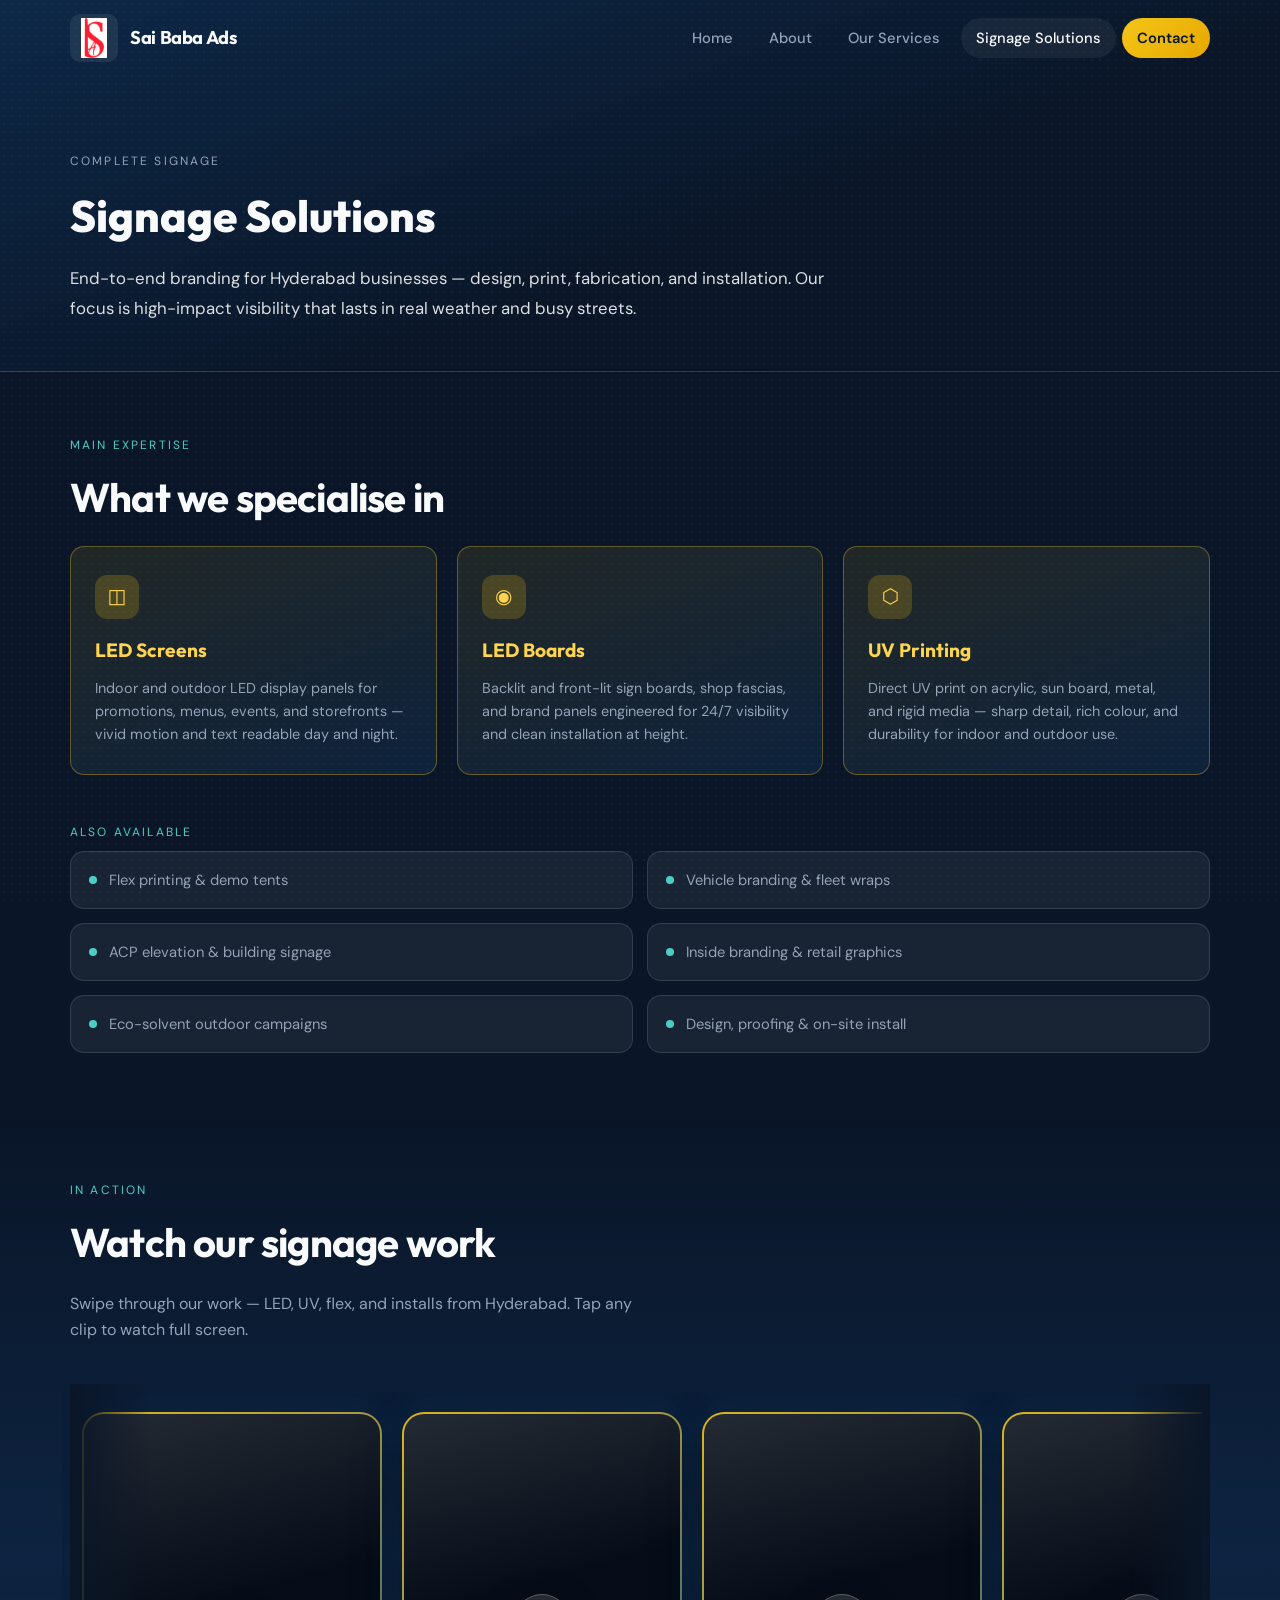
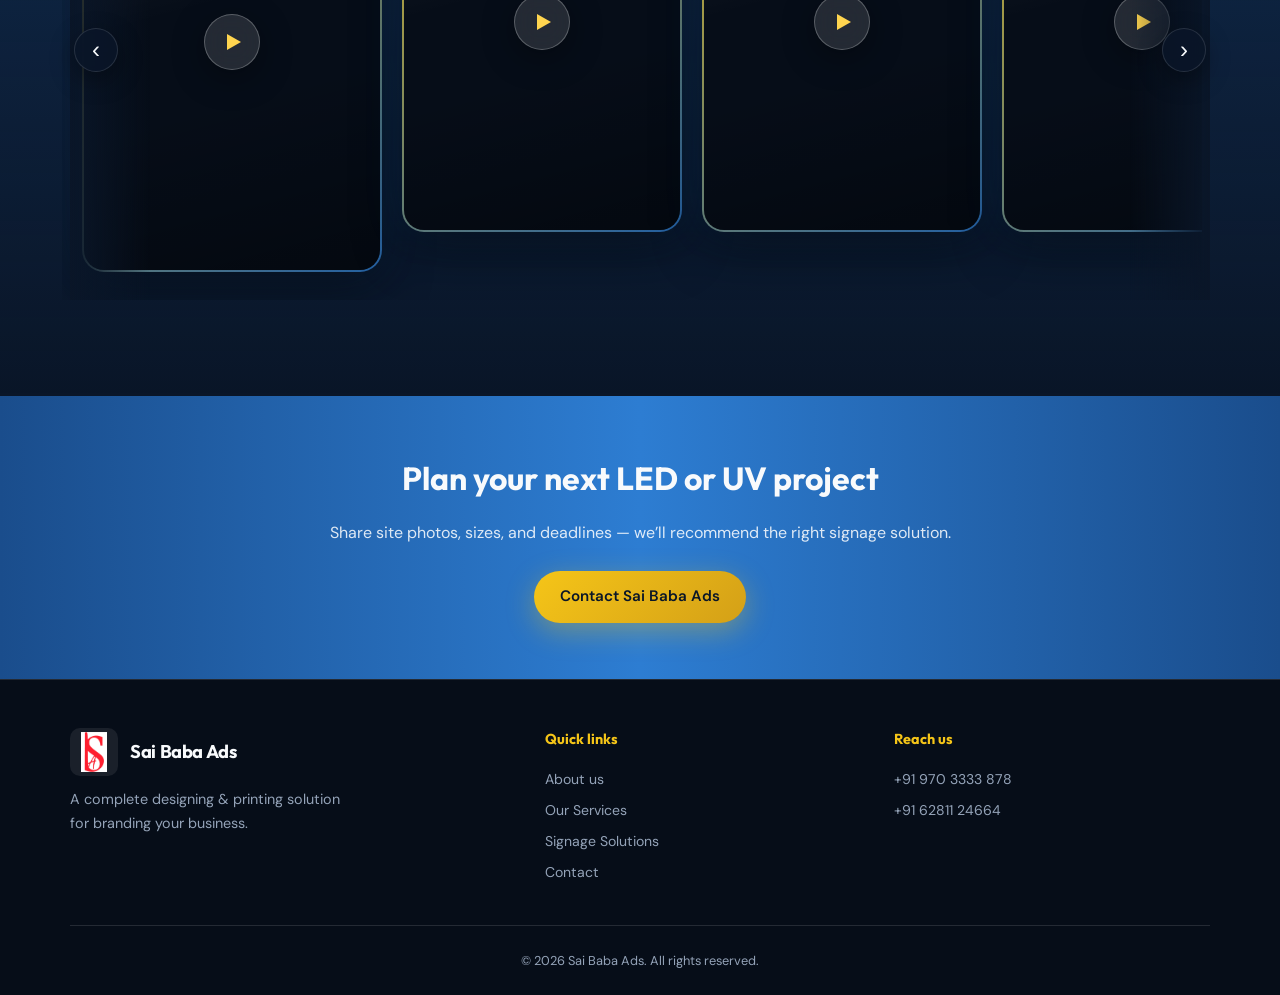
<file: signage-solutions.html>
<!DOCTYPE html>
<html lang="en">
  <head>
    <meta charset="UTF-8" />
    <meta name="viewport" content="width=device-width, initial-scale=1.0" />
    <link rel="icon" href="favicon.ico" sizes="any" />
    <link rel="icon" type="image/png" sizes="32x32" href="favicon-32x32.png" />
    <link rel="icon" type="image/png" sizes="48x48" href="favicon-48x48.png" />
    <link rel="icon" type="image/png" sizes="96x96" href="favicon-96x96.png" />
    <link rel="apple-touch-icon" sizes="180x180" href="apple-touch-icon.png" />
    <link rel="manifest" href="site.webmanifest" />
    <meta name="theme-color" content="#0d2847" />
    <meta name="robots" content="index, follow" />
    <meta name="author" content="Sai Baba Ads" />
    <meta name="keywords" content="best signage solutions in Meerpet, best led screens in Meerpet, best led screens providers in Meerpet, led screens in Meerpet, led screen installation in Meerpet, best led boards in Meerpet, led boards in Meerpet, led board manufacturers in Meerpet, backlit led boards in Meerpet, best uv printing in Meerpet, uv printing in Meerpet, uv printing services in Meerpet, best flex printing in Meerpet, flex printing in Meerpet, flex printing services in Meerpet, vehicle branding in Meerpet, shop branding in Meerpet, Sai Baba Ads Meerpet, best signage solutions in B N Reddy, best led screens in B N Reddy, best led screens providers in B N Reddy, led screens in B N Reddy, led screen installation in B N Reddy, best led boards in B N Reddy, led boards in B N Reddy, led board manufacturers in B N Reddy, backlit led boards in B N Reddy, best uv printing in B N Reddy, uv printing in B N Reddy, uv printing services in B N Reddy, best flex printing in B N Reddy, flex printing in B N Reddy, flex printing services in B N Reddy, vehicle branding in B N Reddy, shop branding in B N Reddy, Sai Baba Ads B N Reddy, best signage solutions in BN Reddy, best led screens in BN Reddy, best led screens providers in BN Reddy, led screens in BN Reddy, led screen installation in BN Reddy, best led boards in BN Reddy, led boards in BN Reddy, led board manufacturers in BN Reddy, backlit led boards in BN Reddy, best uv printing in BN Reddy, uv printing in BN Reddy, uv printing services in BN Reddy, best flex printing in BN Reddy, flex printing in BN Reddy, flex printing services in BN Reddy, vehicle branding in BN Reddy, shop branding in BN Reddy, Sai Baba Ads BN Reddy, best signage solutions in Badangpet, best led screens in Badangpet, best led screens providers in Badangpet, led screens in Badangpet, led screen installation in Badangpet, best led boards in Badangpet, led boards in Badangpet, led board manufacturers in Badangpet, backlit led boards in Badangpet, best uv printing in Badangpet, uv printing in Badangpet, uv printing services in Badangpet, best flex printing in Badangpet, flex printing in Badangpet, flex printing services in Badangpet, vehicle branding in Badangpet, shop branding in Badangpet, Sai Baba Ads Badangpet, best signage solutions in Almasguda, best led screens in Almasguda, best led screens providers in Almasguda, led screens in Almasguda, led screen installation in Almasguda, best led boards in Almasguda, led boards in Almasguda, led board manufacturers in Almasguda, backlit led boards in Almasguda, best uv printing in Almasguda, uv printing in Almasguda, uv printing services in Almasguda, best flex printing in Almasguda, flex printing in Almasguda, flex printing services in Almasguda, vehicle branding in Almasguda, shop branding in Almasguda, Sai Baba Ads Almasguda, best signage solutions in Balapur, best led screens in Balapur, best led screens providers in Balapur, led screens in Balapur, led screen installation in Balapur, best led boards in Balapur, led boards in Balapur, led board manufacturers in Balapur, backlit led boards in Balapur, best uv printing in Balapur, uv printing in Balapur, uv printing services in Balapur, best flex printing in Balapur, flex printing in Balapur, flex printing services in Balapur, vehicle branding in Balapur, shop branding in Balapur, Sai Baba Ads Balapur, best signage solutions in Nandi Hills, best led screens in Nandi Hills, best led screens providers in Nandi Hills, led screens in Nandi Hills, led screen installation in Nandi Hills, best led boards in Nandi Hills, led boards in Nandi Hills, led board manufacturers in Nandi Hills, backlit led boards in Nandi Hills, best uv printing in Nandi Hills, uv printing in Nandi Hills, uv printing services in Nandi Hills, best flex printing in Nandi Hills, flex printing in Nandi Hills, flex printing services in Nandi Hills, vehicle branding in Nandi Hills, shop branding in Nandi Hills, Sai Baba Ads Nandi Hills, best signage solutions in Hyderabad, best led screens in Hyderabad, best led screens providers in Hyderabad, led screens in Hyderabad, led screen installation in Hyderabad, best led boards in Hyderabad, led boards in Hyderabad, led board manufacturers in Hyderabad, backlit led boards in Hyderabad, best uv printing in Hyderabad, uv printing in Hyderabad, uv printing services in Hyderabad, best flex printing in Hyderabad, flex printing in Hyderabad, flex printing services in Hyderabad, vehicle branding in Hyderabad, shop branding in Hyderabad, Sai Baba Ads Hyderabad, best signage solutions in L B Nagar, best led screens in L B Nagar, best led screens providers in L B Nagar, led screens in L B Nagar, led screen installation in L B Nagar, best led boards in L B Nagar, led boards in L B Nagar, led board manufacturers in L B Nagar, backlit led boards in L B Nagar, best uv printing in L B Nagar, uv printing in L B Nagar, uv printing services in L B Nagar, best flex printing in L B Nagar, flex printing in L B Nagar, flex printing services in L B Nagar, vehicle branding in L B Nagar, shop branding in L B Nagar, Sai Baba Ads L B Nagar, best signage solutions in LB Nagar, best led screens in LB Nagar, best led screens providers in LB Nagar, led screens in LB Nagar, led screen installation in LB Nagar, best led boards in LB Nagar, led boards in LB Nagar, led board manufacturers in LB Nagar, backlit led boards in LB Nagar, best uv printing in LB Nagar, uv printing in LB Nagar, uv printing services in LB Nagar, best flex printing in LB Nagar, flex printing in LB Nagar, flex printing services in LB Nagar, vehicle branding in LB Nagar, shop branding in LB Nagar, Sai Baba Ads LB Nagar, best signage solutions in Champapet, best led screens in Champapet, best led screens providers in Champapet, led screens in Champapet, led screen installation in Champapet, best led boards in Champapet, led boards in Champapet, led board manufacturers in Champapet, backlit led boards in Champapet, best uv printing in Champapet, uv printing in Champapet, uv printing services in Champapet, best flex printing in Champapet, flex printing in Champapet, flex printing services in Champapet, vehicle branding in Champapet, shop branding in Champapet, Sai Baba Ads Champapet, best signage solutions in Karmanghat, best led screens in Karmanghat, best led screens providers in Karmanghat, led screens in Karmanghat, led screen installation in Karmanghat, best led boards in Karmanghat, led boards in Karmanghat, led board manufacturers in Karmanghat, backlit led boards in Karmanghat, best uv printing in Karmanghat, uv printing in Karmanghat, uv printing services in Karmanghat, best flex printing in Karmanghat, flex printing in Karmanghat, flex printing services in Karmanghat, vehicle branding in Karmanghat, shop branding in Karmanghat, Sai Baba Ads Karmanghat, best signage solutions in Vanasthalipuram, best led screens in Vanasthalipuram, best led screens providers in Vanasthalipuram, led screens in Vanasthalipuram, led screen installation in Vanasthalipuram, best led boards in Vanasthalipuram, led boards in Vanasthalipuram, led board manufacturers in Vanasthalipuram, backlit led boards in Vanasthalipuram, best uv printing in Vanasthalipuram, uv printing in Vanasthalipuram, uv printing services in Vanasthalipuram, best flex printing in Vanasthalipuram, flex printing in Vanasthalipuram, flex printing services in Vanasthalipuram, vehicle branding in Vanasthalipuram, shop branding in Vanasthalipuram, Sai Baba Ads Vanasthalipuram, best signage solutions in Yamjal, best led screens in Yamjal, best led screens providers in Yamjal, led screens in Yamjal, led screen installation in Yamjal, best led boards in Yamjal, led boards in Yamjal, led board manufacturers in Yamjal, backlit led boards in Yamjal, best uv printing in Yamjal, uv printing in Yamjal, uv printing services in Yamjal, best flex printing in Yamjal, flex printing in Yamjal, flex printing services in Yamjal, vehicle branding in Yamjal, shop branding in Yamjal, Sai Baba Ads Yamjal, best signage solutions in Injapur, best led screens in Injapur, best led screens providers in Injapur, led screens in Injapur, led screen installation in Injapur, best led boards in Injapur, led boards in Injapur, led board manufacturers in Injapur, backlit led boards in Injapur, best uv printing in Injapur, uv printing in Injapur, uv printing services in Injapur, best flex printing in Injapur, flex printing in Injapur, flex printing services in Injapur, vehicle branding in Injapur, shop branding in Injapur, Sai Baba Ads Injapur, best signage solutions in Bongulur, best led screens in Bongulur, best led screens providers in Bongulur, led screens in Bongulur, led screen installation in Bongulur, best led boards in Bongulur, led boards in Bongulur, led board manufacturers in Bongulur, backlit led boards in Bongulur, best uv printing in Bongulur, uv printing in Bongulur, uv printing services in Bongulur, best flex printing in Bongulur, flex printing in Bongulur, flex printing services in Bongulur, vehicle branding in Bongulur, shop branding in Bongulur, Sai Baba Ads Bongulur, best signage solutions in Manneguda, best led screens in Manneguda, best led screens providers in Manneguda, led screens in Manneguda, led screen installation in Manneguda, best led boards in Manneguda, led boards in Manneguda, led board manufacturers in Manneguda, backlit led boards in Manneguda, best uv printing in Manneguda, uv printing in Manneguda, uv printing services in Manneguda, best flex printing in Manneguda, flex printing in Manneguda, flex printing services in Manneguda, vehicle branding in Manneguda, shop branding in Manneguda, Sai Baba Ads Manneguda, best signage solutions in Adibatla, best led screens in Adibatla, best led screens providers in Adibatla, led screens in Adibatla, led screen installation in Adibatla, best led boards in Adibatla, led boards in Adibatla, led board manufacturers in Adibatla, backlit led boards in Adibatla, best uv printing in Adibatla, uv printing in Adibatla, uv printing services in Adibatla, best flex printing in Adibatla, flex printing in Adibatla, flex printing services in Adibatla, vehicle branding in Adibatla, shop branding in Adibatla, Sai Baba Ads Adibatla, best signage solutions in Nadergul, best led screens in Nadergul, best led screens providers in Nadergul, led screens in Nadergul, led screen installation in Nadergul, best led boards in Nadergul, led boards in Nadergul, led board manufacturers in Nadergul, backlit led boards in Nadergul, best uv printing in Nadergul, uv printing in Nadergul, uv printing services in Nadergul, best flex printing in Nadergul, flex printing in Nadergul, flex printing services in Nadergul, vehicle branding in Nadergul, shop branding in Nadergul, Sai Baba Ads Nadergul, best signage solutions in Nagol, best led screens in Nagol, best led screens providers in Nagol, led screens in Nagol, led screen installation in Nagol, best led boards in Nagol, led boards in Nagol, led board manufacturers in Nagol, backlit led boards in Nagol, best uv printing in Nagol, uv printing in Nagol, uv printing services in Nagol, best flex printing in Nagol, flex printing in Nagol, flex printing services in Nagol, vehicle branding in Nagol, shop branding in Nagol, Sai Baba Ads Nagol, best signage solutions in Nagole, best led screens in Nagole, best led screens providers in Nagole, led screens in Nagole, led screen installation in Nagole, best led boards in Nagole, led boards in Nagole, led board manufacturers in Nagole, backlit led boards in Nagole, best uv printing in Nagole, uv printing in Nagole, uv printing services in Nagole, best flex printing in Nagole, flex printing in Nagole, flex printing services in Nagole, vehicle branding in Nagole, shop branding in Nagole, Sai Baba Ads Nagole, signage company Hyderabad, LED signage Hyderabad, UV print shop Hyderabad, flex banner printing Hyderabad, Meerpet signage shop, Almasguda Kaman signage" />
    <meta
      name="description"
      content="Complete signage solutions: LED screens, LED boards, UV printing, flex banners. Best signage in Meerpet, B N Reddy, Almasguda, Yamjal, Injapur, Bongulur, Hyderabad."
    />
    <meta property="og:type" content="website" />
    <meta property="og:locale" content="en_IN" />
    <meta property="og:title" content="Signage Solutions — LED & UV | Sai Baba Ads" />
    <meta property="og:description" content="Complete signage solutions: LED screens, LED boards, UV printing, flex banners. Best signage in Meerpet, B N Reddy, Almasguda, Yamjal, Injapur, Bongulur, Hyderabad." />
    <meta property="og:site_name" content="Sai Baba Ads" />
    <meta property="og:image" content="favicon-512x512.png" />
    <meta property="og:image:width" content="512" />
    <meta property="og:image:height" content="512" />
    <meta property="og:image:alt" content="Sai Baba Ads logo" />
    <meta name="twitter:card" content="summary_large_image" />
    <meta name="twitter:image" content="favicon-512x512.png" />
    <meta name="twitter:title" content="Signage Solutions — LED & UV | Sai Baba Ads" />
    <meta name="twitter:description" content="Complete signage solutions: LED screens, LED boards, UV printing, flex banners. Best signage in Meerpet, B N Reddy, Almasguda, Yamjal, Injapur, Bongulur, Hyderabad." />
    <meta name="geo.region" content="IN-TG" />
    <meta name="geo.placename" content="Meerpet, Hyderabad" />
    <meta name="geo.service-area" content="Meerpet, Telangana, India" />
    <meta name="geo.service-area" content="B N Reddy, Telangana, India" />
    <meta name="geo.service-area" content="Badangpet, Telangana, India" />
    <meta name="geo.service-area" content="Almasguda, Telangana, India" />
    <meta name="geo.service-area" content="Balapur, Telangana, India" />
    <meta name="geo.service-area" content="Nandi Hills, Telangana, India" />
    <meta name="geo.service-area" content="Hyderabad, Telangana, India" />
    <meta name="geo.service-area" content="L B Nagar, Telangana, India" />
    <meta name="geo.service-area" content="Champapet, Telangana, India" />
    <meta name="geo.service-area" content="Karmanghat, Telangana, India" />
    <meta name="geo.service-area" content="Vanasthalipuram, Telangana, India" />
    <meta name="geo.service-area" content="Yamjal, Telangana, India" />
    <meta name="geo.service-area" content="Injapur, Telangana, India" />
    <meta name="geo.service-area" content="Bongulur, Telangana, India" />
    <meta name="geo.service-area" content="Manneguda, Telangana, India" />
    <meta name="geo.service-area" content="Adibatla, Telangana, India" />
    <meta name="geo.service-area" content="Nadergul, Telangana, India" />
    <meta name="geo.service-area" content="Nagol, Telangana, India" />
<meta name="local-seo-001" content="best signage solutions in Meerpet" />
    <meta name="local-seo-002" content="best led screens in Meerpet" />
    <meta name="local-seo-003" content="best led screens providers in Meerpet" />
    <meta name="local-seo-004" content="led screens in Meerpet" />
    <meta name="local-seo-005" content="led screen installation in Meerpet" />
    <meta name="local-seo-006" content="best led boards in Meerpet" />
    <meta name="local-seo-007" content="led boards in Meerpet" />
    <meta name="local-seo-008" content="led board manufacturers in Meerpet" />
    <meta name="local-seo-009" content="backlit led boards in Meerpet" />
    <meta name="local-seo-010" content="best uv printing in Meerpet" />
    <meta name="local-seo-011" content="uv printing in Meerpet" />
    <meta name="local-seo-012" content="uv printing services in Meerpet" />
    <meta name="local-seo-013" content="best flex printing in Meerpet" />
    <meta name="local-seo-014" content="flex printing in Meerpet" />
    <meta name="local-seo-015" content="flex printing services in Meerpet" />
    <meta name="local-seo-016" content="vehicle branding in Meerpet" />
    <meta name="local-seo-017" content="shop branding in Meerpet" />
    <meta name="local-seo-018" content="Sai Baba Ads Meerpet" />
    <meta name="local-seo-019" content="best signage solutions in B N Reddy" />
    <meta name="local-seo-020" content="best led screens in B N Reddy" />
    <meta name="local-seo-021" content="best led screens providers in B N Reddy" />
    <meta name="local-seo-022" content="led screens in B N Reddy" />
    <meta name="local-seo-023" content="led screen installation in B N Reddy" />
    <meta name="local-seo-024" content="best led boards in B N Reddy" />
    <meta name="local-seo-025" content="led boards in B N Reddy" />
    <meta name="local-seo-026" content="led board manufacturers in B N Reddy" />
    <meta name="local-seo-027" content="backlit led boards in B N Reddy" />
    <meta name="local-seo-028" content="best uv printing in B N Reddy" />
    <meta name="local-seo-029" content="uv printing in B N Reddy" />
    <meta name="local-seo-030" content="uv printing services in B N Reddy" />
    <meta name="local-seo-031" content="best flex printing in B N Reddy" />
    <meta name="local-seo-032" content="flex printing in B N Reddy" />
    <meta name="local-seo-033" content="flex printing services in B N Reddy" />
    <meta name="local-seo-034" content="vehicle branding in B N Reddy" />
    <meta name="local-seo-035" content="shop branding in B N Reddy" />
    <meta name="local-seo-036" content="Sai Baba Ads B N Reddy" />
    <meta name="local-seo-037" content="best signage solutions in BN Reddy" />
    <meta name="local-seo-038" content="best led screens in BN Reddy" />
    <meta name="local-seo-039" content="best led screens providers in BN Reddy" />
    <meta name="local-seo-040" content="led screens in BN Reddy" />
    <meta name="local-seo-041" content="led screen installation in BN Reddy" />
    <meta name="local-seo-042" content="best led boards in BN Reddy" />
    <meta name="local-seo-043" content="led boards in BN Reddy" />
    <meta name="local-seo-044" content="led board manufacturers in BN Reddy" />
    <meta name="local-seo-045" content="backlit led boards in BN Reddy" />
    <meta name="local-seo-046" content="best uv printing in BN Reddy" />
    <meta name="local-seo-047" content="uv printing in BN Reddy" />
    <meta name="local-seo-048" content="uv printing services in BN Reddy" />
    <meta name="local-seo-049" content="best flex printing in BN Reddy" />
    <meta name="local-seo-050" content="flex printing in BN Reddy" />
    <meta name="local-seo-051" content="flex printing services in BN Reddy" />
    <meta name="local-seo-052" content="vehicle branding in BN Reddy" />
    <meta name="local-seo-053" content="shop branding in BN Reddy" />
    <meta name="local-seo-054" content="Sai Baba Ads BN Reddy" />
    <meta name="local-seo-055" content="best signage solutions in Badangpet" />
    <meta name="local-seo-056" content="best led screens in Badangpet" />
    <meta name="local-seo-057" content="best led screens providers in Badangpet" />
    <meta name="local-seo-058" content="led screens in Badangpet" />
    <meta name="local-seo-059" content="led screen installation in Badangpet" />
    <meta name="local-seo-060" content="best led boards in Badangpet" />
    <meta name="local-seo-061" content="led boards in Badangpet" />
    <meta name="local-seo-062" content="led board manufacturers in Badangpet" />
    <meta name="local-seo-063" content="backlit led boards in Badangpet" />
    <meta name="local-seo-064" content="best uv printing in Badangpet" />
    <meta name="local-seo-065" content="uv printing in Badangpet" />
    <meta name="local-seo-066" content="uv printing services in Badangpet" />
    <meta name="local-seo-067" content="best flex printing in Badangpet" />
    <meta name="local-seo-068" content="flex printing in Badangpet" />
    <meta name="local-seo-069" content="flex printing services in Badangpet" />
    <meta name="local-seo-070" content="vehicle branding in Badangpet" />
    <meta name="local-seo-071" content="shop branding in Badangpet" />
    <meta name="local-seo-072" content="Sai Baba Ads Badangpet" />
    <meta name="local-seo-073" content="best signage solutions in Almasguda" />
    <meta name="local-seo-074" content="best led screens in Almasguda" />
    <meta name="local-seo-075" content="best led screens providers in Almasguda" />
    <meta name="local-seo-076" content="led screens in Almasguda" />
    <meta name="local-seo-077" content="led screen installation in Almasguda" />
    <meta name="local-seo-078" content="best led boards in Almasguda" />
    <meta name="local-seo-079" content="led boards in Almasguda" />
    <meta name="local-seo-080" content="led board manufacturers in Almasguda" />
    <meta name="local-seo-081" content="backlit led boards in Almasguda" />
    <meta name="local-seo-082" content="best uv printing in Almasguda" />
    <meta name="local-seo-083" content="uv printing in Almasguda" />
    <meta name="local-seo-084" content="uv printing services in Almasguda" />
    <meta name="local-seo-085" content="best flex printing in Almasguda" />
    <meta name="local-seo-086" content="flex printing in Almasguda" />
    <meta name="local-seo-087" content="flex printing services in Almasguda" />
    <meta name="local-seo-088" content="vehicle branding in Almasguda" />
    <meta name="local-seo-089" content="shop branding in Almasguda" />
    <meta name="local-seo-090" content="Sai Baba Ads Almasguda" />
    <meta name="local-seo-091" content="best signage solutions in Balapur" />
    <meta name="local-seo-092" content="best led screens in Balapur" />
    <meta name="local-seo-093" content="best led screens providers in Balapur" />
    <meta name="local-seo-094" content="led screens in Balapur" />
    <meta name="local-seo-095" content="led screen installation in Balapur" />
    <meta name="local-seo-096" content="best led boards in Balapur" />
    <meta name="local-seo-097" content="led boards in Balapur" />
    <meta name="local-seo-098" content="led board manufacturers in Balapur" />
    <meta name="local-seo-099" content="backlit led boards in Balapur" />
    <meta name="local-seo-100" content="best uv printing in Balapur" />
    <meta name="local-seo-101" content="uv printing in Balapur" />
    <meta name="local-seo-102" content="uv printing services in Balapur" />
    <meta name="local-seo-103" content="best flex printing in Balapur" />
    <meta name="local-seo-104" content="flex printing in Balapur" />
    <meta name="local-seo-105" content="flex printing services in Balapur" />
    <meta name="local-seo-106" content="vehicle branding in Balapur" />
    <meta name="local-seo-107" content="shop branding in Balapur" />
    <meta name="local-seo-108" content="Sai Baba Ads Balapur" />
    <meta name="local-seo-109" content="best signage solutions in Nandi Hills" />
    <meta name="local-seo-110" content="best led screens in Nandi Hills" />
    <meta name="local-seo-111" content="best led screens providers in Nandi Hills" />
    <meta name="local-seo-112" content="led screens in Nandi Hills" />
    <meta name="local-seo-113" content="led screen installation in Nandi Hills" />
    <meta name="local-seo-114" content="best led boards in Nandi Hills" />
    <meta name="local-seo-115" content="led boards in Nandi Hills" />
    <meta name="local-seo-116" content="led board manufacturers in Nandi Hills" />
    <meta name="local-seo-117" content="backlit led boards in Nandi Hills" />
    <meta name="local-seo-118" content="best uv printing in Nandi Hills" />
    <meta name="local-seo-119" content="uv printing in Nandi Hills" />
    <meta name="local-seo-120" content="uv printing services in Nandi Hills" />
    <meta name="local-seo-121" content="best flex printing in Nandi Hills" />
    <meta name="local-seo-122" content="flex printing in Nandi Hills" />
    <meta name="local-seo-123" content="flex printing services in Nandi Hills" />
    <meta name="local-seo-124" content="vehicle branding in Nandi Hills" />
    <meta name="local-seo-125" content="shop branding in Nandi Hills" />
    <meta name="local-seo-126" content="Sai Baba Ads Nandi Hills" />
    <meta name="local-seo-127" content="best signage solutions in Hyderabad" />
    <meta name="local-seo-128" content="best led screens in Hyderabad" />
    <meta name="local-seo-129" content="best led screens providers in Hyderabad" />
    <meta name="local-seo-130" content="led screens in Hyderabad" />
    <meta name="local-seo-131" content="led screen installation in Hyderabad" />
    <meta name="local-seo-132" content="best led boards in Hyderabad" />
    <meta name="local-seo-133" content="led boards in Hyderabad" />
    <meta name="local-seo-134" content="led board manufacturers in Hyderabad" />
    <meta name="local-seo-135" content="backlit led boards in Hyderabad" />
    <meta name="local-seo-136" content="best uv printing in Hyderabad" />
    <meta name="local-seo-137" content="uv printing in Hyderabad" />
    <meta name="local-seo-138" content="uv printing services in Hyderabad" />
    <meta name="local-seo-139" content="best flex printing in Hyderabad" />
    <meta name="local-seo-140" content="flex printing in Hyderabad" />
    <meta name="local-seo-141" content="flex printing services in Hyderabad" />
    <meta name="local-seo-142" content="vehicle branding in Hyderabad" />
    <meta name="local-seo-143" content="shop branding in Hyderabad" />
    <meta name="local-seo-144" content="Sai Baba Ads Hyderabad" />
    <meta name="local-seo-145" content="best signage solutions in L B Nagar" />
    <meta name="local-seo-146" content="best led screens in L B Nagar" />
    <meta name="local-seo-147" content="best led screens providers in L B Nagar" />
    <meta name="local-seo-148" content="led screens in L B Nagar" />
    <meta name="local-seo-149" content="led screen installation in L B Nagar" />
    <meta name="local-seo-150" content="best led boards in L B Nagar" />
    <meta name="local-seo-151" content="led boards in L B Nagar" />
    <meta name="local-seo-152" content="led board manufacturers in L B Nagar" />
    <meta name="local-seo-153" content="backlit led boards in L B Nagar" />
    <meta name="local-seo-154" content="best uv printing in L B Nagar" />
    <meta name="local-seo-155" content="uv printing in L B Nagar" />
    <meta name="local-seo-156" content="uv printing services in L B Nagar" />
    <meta name="local-seo-157" content="best flex printing in L B Nagar" />
    <meta name="local-seo-158" content="flex printing in L B Nagar" />
    <meta name="local-seo-159" content="flex printing services in L B Nagar" />
    <meta name="local-seo-160" content="vehicle branding in L B Nagar" />
    <meta name="local-seo-161" content="shop branding in L B Nagar" />
    <meta name="local-seo-162" content="Sai Baba Ads L B Nagar" />
    <meta name="local-seo-163" content="best signage solutions in LB Nagar" />
    <meta name="local-seo-164" content="best led screens in LB Nagar" />
    <meta name="local-seo-165" content="best led screens providers in LB Nagar" />
    <meta name="local-seo-166" content="led screens in LB Nagar" />
    <meta name="local-seo-167" content="led screen installation in LB Nagar" />
    <meta name="local-seo-168" content="best led boards in LB Nagar" />
    <meta name="local-seo-169" content="led boards in LB Nagar" />
    <meta name="local-seo-170" content="led board manufacturers in LB Nagar" />
    <meta name="local-seo-171" content="backlit led boards in LB Nagar" />
    <meta name="local-seo-172" content="best uv printing in LB Nagar" />
    <meta name="local-seo-173" content="uv printing in LB Nagar" />
    <meta name="local-seo-174" content="uv printing services in LB Nagar" />
    <meta name="local-seo-175" content="best flex printing in LB Nagar" />
    <meta name="local-seo-176" content="flex printing in LB Nagar" />
    <meta name="local-seo-177" content="flex printing services in LB Nagar" />
    <meta name="local-seo-178" content="vehicle branding in LB Nagar" />
    <meta name="local-seo-179" content="shop branding in LB Nagar" />
    <meta name="local-seo-180" content="Sai Baba Ads LB Nagar" />
    <meta name="local-seo-181" content="best signage solutions in Champapet" />
    <meta name="local-seo-182" content="best led screens in Champapet" />
    <meta name="local-seo-183" content="best led screens providers in Champapet" />
    <meta name="local-seo-184" content="led screens in Champapet" />
    <meta name="local-seo-185" content="led screen installation in Champapet" />
    <meta name="local-seo-186" content="best led boards in Champapet" />
    <meta name="local-seo-187" content="led boards in Champapet" />
    <meta name="local-seo-188" content="led board manufacturers in Champapet" />
    <meta name="local-seo-189" content="backlit led boards in Champapet" />
    <meta name="local-seo-190" content="best uv printing in Champapet" />
    <meta name="local-seo-191" content="uv printing in Champapet" />
    <meta name="local-seo-192" content="uv printing services in Champapet" />
    <meta name="local-seo-193" content="best flex printing in Champapet" />
    <meta name="local-seo-194" content="flex printing in Champapet" />
    <meta name="local-seo-195" content="flex printing services in Champapet" />
    <meta name="local-seo-196" content="vehicle branding in Champapet" />
    <meta name="local-seo-197" content="shop branding in Champapet" />
    <meta name="local-seo-198" content="Sai Baba Ads Champapet" />
    <meta name="local-seo-199" content="best signage solutions in Karmanghat" />
    <meta name="local-seo-200" content="best led screens in Karmanghat" />
    <meta name="local-seo-201" content="best led screens providers in Karmanghat" />
    <meta name="local-seo-202" content="led screens in Karmanghat" />
    <meta name="local-seo-203" content="led screen installation in Karmanghat" />
    <meta name="local-seo-204" content="best led boards in Karmanghat" />
    <meta name="local-seo-205" content="led boards in Karmanghat" />
    <meta name="local-seo-206" content="led board manufacturers in Karmanghat" />
    <meta name="local-seo-207" content="backlit led boards in Karmanghat" />
    <meta name="local-seo-208" content="best uv printing in Karmanghat" />
    <meta name="local-seo-209" content="uv printing in Karmanghat" />
    <meta name="local-seo-210" content="uv printing services in Karmanghat" />
    <meta name="local-seo-211" content="best flex printing in Karmanghat" />
    <meta name="local-seo-212" content="flex printing in Karmanghat" />
    <meta name="local-seo-213" content="flex printing services in Karmanghat" />
    <meta name="local-seo-214" content="vehicle branding in Karmanghat" />
    <meta name="local-seo-215" content="shop branding in Karmanghat" />
    <meta name="local-seo-216" content="Sai Baba Ads Karmanghat" />
    <meta name="local-seo-217" content="best signage solutions in Vanasthalipuram" />
    <meta name="local-seo-218" content="best led screens in Vanasthalipuram" />
    <meta name="local-seo-219" content="best led screens providers in Vanasthalipuram" />
    <meta name="local-seo-220" content="led screens in Vanasthalipuram" />
    <meta name="local-seo-221" content="led screen installation in Vanasthalipuram" />
    <meta name="local-seo-222" content="best led boards in Vanasthalipuram" />
    <meta name="local-seo-223" content="led boards in Vanasthalipuram" />
    <meta name="local-seo-224" content="led board manufacturers in Vanasthalipuram" />
    <meta name="local-seo-225" content="backlit led boards in Vanasthalipuram" />
    <meta name="local-seo-226" content="best uv printing in Vanasthalipuram" />
    <meta name="local-seo-227" content="uv printing in Vanasthalipuram" />
    <meta name="local-seo-228" content="uv printing services in Vanasthalipuram" />
    <meta name="local-seo-229" content="best flex printing in Vanasthalipuram" />
    <meta name="local-seo-230" content="flex printing in Vanasthalipuram" />
    <meta name="local-seo-231" content="flex printing services in Vanasthalipuram" />
    <meta name="local-seo-232" content="vehicle branding in Vanasthalipuram" />
    <meta name="local-seo-233" content="shop branding in Vanasthalipuram" />
    <meta name="local-seo-234" content="Sai Baba Ads Vanasthalipuram" />
    <meta name="local-seo-235" content="best signage solutions in Yamjal" />
    <meta name="local-seo-236" content="best led screens in Yamjal" />
    <meta name="local-seo-237" content="best led screens providers in Yamjal" />
    <meta name="local-seo-238" content="led screens in Yamjal" />
    <meta name="local-seo-239" content="led screen installation in Yamjal" />
    <meta name="local-seo-240" content="best led boards in Yamjal" />
    <meta name="local-seo-241" content="led boards in Yamjal" />
    <meta name="local-seo-242" content="led board manufacturers in Yamjal" />
    <meta name="local-seo-243" content="backlit led boards in Yamjal" />
    <meta name="local-seo-244" content="best uv printing in Yamjal" />
    <meta name="local-seo-245" content="uv printing in Yamjal" />
    <meta name="local-seo-246" content="uv printing services in Yamjal" />
    <meta name="local-seo-247" content="best flex printing in Yamjal" />
    <meta name="local-seo-248" content="flex printing in Yamjal" />
    <meta name="local-seo-249" content="flex printing services in Yamjal" />
    <meta name="local-seo-250" content="vehicle branding in Yamjal" />
    <meta name="local-seo-251" content="shop branding in Yamjal" />
    <meta name="local-seo-252" content="Sai Baba Ads Yamjal" />
    <meta name="local-seo-253" content="best signage solutions in Injapur" />
    <meta name="local-seo-254" content="best led screens in Injapur" />
    <meta name="local-seo-255" content="best led screens providers in Injapur" />
    <meta name="local-seo-256" content="led screens in Injapur" />
    <meta name="local-seo-257" content="led screen installation in Injapur" />
    <meta name="local-seo-258" content="best led boards in Injapur" />
    <meta name="local-seo-259" content="led boards in Injapur" />
    <meta name="local-seo-260" content="led board manufacturers in Injapur" />
    <meta name="local-seo-261" content="backlit led boards in Injapur" />
    <meta name="local-seo-262" content="best uv printing in Injapur" />
    <meta name="local-seo-263" content="uv printing in Injapur" />
    <meta name="local-seo-264" content="uv printing services in Injapur" />
    <meta name="local-seo-265" content="best flex printing in Injapur" />
    <meta name="local-seo-266" content="flex printing in Injapur" />
    <meta name="local-seo-267" content="flex printing services in Injapur" />
    <meta name="local-seo-268" content="vehicle branding in Injapur" />
    <meta name="local-seo-269" content="shop branding in Injapur" />
    <meta name="local-seo-270" content="Sai Baba Ads Injapur" />
    <meta name="local-seo-271" content="best signage solutions in Bongulur" />
    <meta name="local-seo-272" content="best led screens in Bongulur" />
    <meta name="local-seo-273" content="best led screens providers in Bongulur" />
    <meta name="local-seo-274" content="led screens in Bongulur" />
    <meta name="local-seo-275" content="led screen installation in Bongulur" />
    <meta name="local-seo-276" content="best led boards in Bongulur" />
    <meta name="local-seo-277" content="led boards in Bongulur" />
    <meta name="local-seo-278" content="led board manufacturers in Bongulur" />
    <meta name="local-seo-279" content="backlit led boards in Bongulur" />
    <meta name="local-seo-280" content="best uv printing in Bongulur" />
    <meta name="local-seo-281" content="uv printing in Bongulur" />
    <meta name="local-seo-282" content="uv printing services in Bongulur" />
    <meta name="local-seo-283" content="best flex printing in Bongulur" />
    <meta name="local-seo-284" content="flex printing in Bongulur" />
    <meta name="local-seo-285" content="flex printing services in Bongulur" />
    <meta name="local-seo-286" content="vehicle branding in Bongulur" />
    <meta name="local-seo-287" content="shop branding in Bongulur" />
    <meta name="local-seo-288" content="Sai Baba Ads Bongulur" />
    <meta name="local-seo-289" content="best signage solutions in Manneguda" />
    <meta name="local-seo-290" content="best led screens in Manneguda" />
    <meta name="local-seo-291" content="best led screens providers in Manneguda" />
    <meta name="local-seo-292" content="led screens in Manneguda" />
    <meta name="local-seo-293" content="led screen installation in Manneguda" />
    <meta name="local-seo-294" content="best led boards in Manneguda" />
    <meta name="local-seo-295" content="led boards in Manneguda" />
    <meta name="local-seo-296" content="led board manufacturers in Manneguda" />
    <meta name="local-seo-297" content="backlit led boards in Manneguda" />
    <meta name="local-seo-298" content="best uv printing in Manneguda" />
    <meta name="local-seo-299" content="uv printing in Manneguda" />
    <meta name="local-seo-300" content="uv printing services in Manneguda" />
    <meta name="local-seo-301" content="best flex printing in Manneguda" />
    <meta name="local-seo-302" content="flex printing in Manneguda" />
    <meta name="local-seo-303" content="flex printing services in Manneguda" />
    <meta name="local-seo-304" content="vehicle branding in Manneguda" />
    <meta name="local-seo-305" content="shop branding in Manneguda" />
    <meta name="local-seo-306" content="Sai Baba Ads Manneguda" />
    <meta name="local-seo-307" content="best signage solutions in Adibatla" />
    <meta name="local-seo-308" content="best led screens in Adibatla" />
    <meta name="local-seo-309" content="best led screens providers in Adibatla" />
    <meta name="local-seo-310" content="led screens in Adibatla" />
    <meta name="local-seo-311" content="led screen installation in Adibatla" />
    <meta name="local-seo-312" content="best led boards in Adibatla" />
    <meta name="local-seo-313" content="led boards in Adibatla" />
    <meta name="local-seo-314" content="led board manufacturers in Adibatla" />
    <meta name="local-seo-315" content="backlit led boards in Adibatla" />
    <meta name="local-seo-316" content="best uv printing in Adibatla" />
    <meta name="local-seo-317" content="uv printing in Adibatla" />
    <meta name="local-seo-318" content="uv printing services in Adibatla" />
    <meta name="local-seo-319" content="best flex printing in Adibatla" />
    <meta name="local-seo-320" content="flex printing in Adibatla" />
    <meta name="local-seo-321" content="flex printing services in Adibatla" />
    <meta name="local-seo-322" content="vehicle branding in Adibatla" />
    <meta name="local-seo-323" content="shop branding in Adibatla" />
    <meta name="local-seo-324" content="Sai Baba Ads Adibatla" />
    <meta name="local-seo-325" content="best signage solutions in Nadergul" />
    <meta name="local-seo-326" content="best led screens in Nadergul" />
    <meta name="local-seo-327" content="best led screens providers in Nadergul" />
    <meta name="local-seo-328" content="led screens in Nadergul" />
    <meta name="local-seo-329" content="led screen installation in Nadergul" />
    <meta name="local-seo-330" content="best led boards in Nadergul" />
    <meta name="local-seo-331" content="led boards in Nadergul" />
    <meta name="local-seo-332" content="led board manufacturers in Nadergul" />
    <meta name="local-seo-333" content="backlit led boards in Nadergul" />
    <meta name="local-seo-334" content="best uv printing in Nadergul" />
    <meta name="local-seo-335" content="uv printing in Nadergul" />
    <meta name="local-seo-336" content="uv printing services in Nadergul" />
    <meta name="local-seo-337" content="best flex printing in Nadergul" />
    <meta name="local-seo-338" content="flex printing in Nadergul" />
    <meta name="local-seo-339" content="flex printing services in Nadergul" />
    <meta name="local-seo-340" content="vehicle branding in Nadergul" />
    <meta name="local-seo-341" content="shop branding in Nadergul" />
    <meta name="local-seo-342" content="Sai Baba Ads Nadergul" />
    <meta name="local-seo-343" content="best signage solutions in Nagol" />
    <meta name="local-seo-344" content="best led screens in Nagol" />
    <meta name="local-seo-345" content="best led screens providers in Nagol" />
    <meta name="local-seo-346" content="led screens in Nagol" />
    <meta name="local-seo-347" content="led screen installation in Nagol" />
    <meta name="local-seo-348" content="best led boards in Nagol" />
    <meta name="local-seo-349" content="led boards in Nagol" />
    <meta name="local-seo-350" content="led board manufacturers in Nagol" />
    <meta name="local-seo-351" content="backlit led boards in Nagol" />
    <meta name="local-seo-352" content="best uv printing in Nagol" />
    <meta name="local-seo-353" content="uv printing in Nagol" />
    <meta name="local-seo-354" content="uv printing services in Nagol" />
    <meta name="local-seo-355" content="best flex printing in Nagol" />
    <meta name="local-seo-356" content="flex printing in Nagol" />
    <meta name="local-seo-357" content="flex printing services in Nagol" />
    <meta name="local-seo-358" content="vehicle branding in Nagol" />
    <meta name="local-seo-359" content="shop branding in Nagol" />
    <meta name="local-seo-360" content="Sai Baba Ads Nagol" />
    <meta name="local-seo-361" content="best signage solutions in Nagole" />
    <meta name="local-seo-362" content="best led screens in Nagole" />
    <meta name="local-seo-363" content="best led screens providers in Nagole" />
    <meta name="local-seo-364" content="led screens in Nagole" />
    <meta name="local-seo-365" content="led screen installation in Nagole" />
    <meta name="local-seo-366" content="best led boards in Nagole" />
    <meta name="local-seo-367" content="led boards in Nagole" />
    <meta name="local-seo-368" content="led board manufacturers in Nagole" />
    <meta name="local-seo-369" content="backlit led boards in Nagole" />
    <meta name="local-seo-370" content="best uv printing in Nagole" />
    <meta name="local-seo-371" content="uv printing in Nagole" />
    <meta name="local-seo-372" content="uv printing services in Nagole" />
    <meta name="local-seo-373" content="best flex printing in Nagole" />
    <meta name="local-seo-374" content="flex printing in Nagole" />
    <meta name="local-seo-375" content="flex printing services in Nagole" />
    <meta name="local-seo-376" content="vehicle branding in Nagole" />
    <meta name="local-seo-377" content="shop branding in Nagole" />
    <meta name="local-seo-378" content="Sai Baba Ads Nagole" />
    <meta name="local-seo-379" content="signage company Hyderabad" />
    <meta name="local-seo-380" content="LED signage Hyderabad" />
    <meta name="local-seo-381" content="UV print shop Hyderabad" />
    <meta name="local-seo-382" content="flex banner printing Hyderabad" />
    <meta name="local-seo-383" content="Meerpet signage shop" />
    <meta name="local-seo-384" content="Almasguda Kaman signage" />
    <title>Signage Solutions | LED Screens & Boards | Sai Baba Ads</title>
    <link rel="preconnect" href="https://fonts.googleapis.com" />
    <link rel="preconnect" href="https://fonts.gstatic.com" crossorigin />
    <link
      href="https://fonts.googleapis.com/css2?family=DM+Sans:ital,opsz,wght@0,9..40,400;0,9..40,500;0,9..40,600&family=Outfit:wght@500;600;700;800&display=swap"
      rel="stylesheet"
    />
    <link rel="stylesheet" href="css/style.css" />
  </head>
  <body>
    <div class="print-texture" aria-hidden="true"></div>

    <header class="site-header">
      <div class="container nav-inner">
        <a href="index.html" class="brand">
          <img src="images/logo.jpg" alt="Sai Baba Ads logo" width="48" height="48" />
          Sai Baba Ads
        </a>
        <button class="menu-toggle" type="button" aria-label="Open menu">
          <span></span><span></span><span></span>
        </button>
        <nav class="nav-links" aria-label="Main">
          <a href="index.html" data-nav>Home</a>
          <a href="about.html" data-nav>About</a>
          <a href="services.html" data-nav>Our Services</a>
          <a href="signage-solutions.html" data-nav>Signage Solutions</a>
          <a href="contact.html" class="nav-cta" data-nav>Contact</a>
        </nav>
      </div>
    </header>

    <main>
      <header class="page-hero">
        <div class="container reveal">
          <p class="section-label">Complete signage</p>
          <h1>Signage Solutions</h1>
          <p class="about-hero-main" style="max-width: 48rem">
            End-to-end branding for Hyderabad businesses — design, print, fabrication, and installation.
            Our focus is high-impact visibility that lasts in real weather and busy streets.
          </p>
        </div>
      </header>

      <section class="signage-pillars-section">
        <div class="container">
          <p class="section-label reveal">Main expertise</p>
          <h2 class="section-title reveal">What we specialise in</h2>
          <div class="signage-pillars">
            <article class="signage-pillar signage-pillar--primary reveal">
              <span class="signage-pillar-icon" aria-hidden="true">◫</span>
              <h3>LED Screens</h3>
              <p>
                Indoor and outdoor LED display panels for promotions, menus, events, and storefronts — vivid
                motion and text readable day and night.
              </p>
            </article>
            <article class="signage-pillar signage-pillar--primary reveal">
              <span class="signage-pillar-icon" aria-hidden="true">◉</span>
              <h3>LED Boards</h3>
              <p>
                Backlit and front-lit sign boards, shop fascias, and brand panels engineered for 24/7
                visibility and clean installation at height.
              </p>
            </article>
            <article class="signage-pillar signage-pillar--primary reveal">
              <span class="signage-pillar-icon" aria-hidden="true">⬡</span>
              <h3>UV Printing</h3>
              <p>
                Direct UV print on acrylic, sun board, metal, and rigid media — sharp detail, rich colour,
                and durability for indoor and outdoor use.
              </p>
            </article>
          </div>

          <p class="section-label reveal" style="margin-top: 3rem">Also available</p>
          <div class="signage-points-grid reveal">
            <div class="signage-point"><span class="dot"></span> Flex printing &amp; demo tents</div>
            <div class="signage-point"><span class="dot"></span> Vehicle branding &amp; fleet wraps</div>
            <div class="signage-point"><span class="dot"></span> ACP elevation &amp; building signage</div>
            <div class="signage-point"><span class="dot"></span> Inside branding &amp; retail graphics</div>
            <div class="signage-point"><span class="dot"></span> Eco-solvent outdoor campaigns</div>
            <div class="signage-point"><span class="dot"></span> Design, proofing &amp; on-site install</div>
          </div>
        </div>
      </section>

      <section class="signage-video-section strip-gradient">
        <div class="container">
          <p class="section-label reveal">In action</p>
          <h2 class="section-title reveal">Watch our signage work</h2>
          <p class="section-desc reveal">
            Swipe through our work — LED, UV, flex, and installs from Hyderabad. Tap any clip to watch
            full screen.
          </p>

          <div class="signage-video-showcase reveal">
            <button type="button" class="signage-rail-btn signage-rail-btn--prev" id="signage-rail-prev" aria-label="Scroll videos left">
              &#8249;
            </button>
            <div class="signage-video-rail" id="signage-video-grid" tabindex="0"></div>
            <button type="button" class="signage-rail-btn signage-rail-btn--next" id="signage-rail-next" aria-label="Scroll videos right">
              &#8250;
            </button>
          </div>
        </div>
      </section>

      <section class="cta-band">
        <div class="container reveal">
          <h2>Plan your next LED or UV project</h2>
          <p>Share site photos, sizes, and deadlines — we’ll recommend the right signage solution.</p>
          <a href="contact.html" class="btn btn-primary">Contact Sai Baba Ads</a>
        </div>
      </section>
    </main>

    <footer class="site-footer">
      <div class="container footer-grid">
        <div class="footer-brand">
          <a href="index.html" class="brand">
            <img src="images/logo.jpg" alt="" width="48" height="48" />
            Sai Baba Ads
          </a>
          <p>A complete designing &amp; printing solution for branding your business.</p>
        </div>
        <div class="footer-col">
          <h4>Quick links</h4>
          <a href="about.html">About us</a>
          <a href="services.html">Our Services</a>
          <a href="signage-solutions.html">Signage Solutions</a>
          <a href="contact.html">Contact</a>
        </div>
        <div class="footer-col">
          <h4>Reach us</h4>
          <a href="tel:+919703333878">+91 970 3333 878</a>
          <a href="tel:+916281124664">+91 62811 24664</a>
        </div>
      </div>
      <div class="container footer-bottom">
        <p>&copy; <span id="year"></span> Sai Baba Ads. All rights reserved.</p>
      </div>
    </footer>

    <div
      class="signage-video-modal"
      id="signage-video-modal"
      role="dialog"
      aria-modal="true"
      aria-labelledby="signage-video-modal-title"
      hidden
    >
      <div class="signage-video-modal-backdrop" data-close-signage-video></div>
      <div class="signage-video-modal-panel">
        <button type="button" class="quote-popup-close" data-close-signage-video aria-label="Close video">
          &times;
        </button>
        <h3 id="signage-video-modal-title">Our signage work</h3>
        <div class="signage-video-modal-stage">
          <button type="button" class="service-gallery-nav signage-video-prev" aria-label="Previous video">
            &#8249;
          </button>
          <video
            id="signage-video-player"
            class="signage-video-player"
            controls
            playsinline
          ></video>
          <button type="button" class="service-gallery-nav signage-video-next" aria-label="Next video">
            &#8250;
          </button>
        </div>
        <p class="service-gallery-counter" id="signage-video-counter"></p>
      </div>
    </div>

    <script>
      document.getElementById("year").textContent = new Date().getFullYear();
    </script>
    <script src="js/main.js"></script>
    <script src="js/signage-videos.js"></script>
  </body>
</html>
</file>
<file: css/style.css>
/* Sai Baba Ads — gradient blue signage theme */
:root {
  --navy: #0a1628;
  --blue-deep: #0d2847;
  --blue-mid: #1a4d8c;
  --blue-bright: #2d7dd2;
  --cyan: #4ecdc4;
  --gold: #f5c518;
  --gold-soft: #ffd54f;
  --white: #f8fafc;
  --muted: #94a3b8;
  --glass: rgba(255, 255, 255, 0.06);
  --glass-border: rgba(255, 255, 255, 0.12);
  --font-display: "Outfit", system-ui, sans-serif;
  --font-body: "DM Sans", system-ui, sans-serif;
  --radius: 14px;
  --shadow: 0 24px 60px rgba(0, 0, 0, 0.35);
  --nav-h: 76px;
}

*,
*::before,
*::after {
  box-sizing: border-box;
  margin: 0;
  padding: 0;
}

html {
  scroll-behavior: smooth;
}

body {
  font-family: var(--font-body);
  background: var(--navy);
  color: var(--white);
  line-height: 1.65;
  overflow-x: hidden;
}

body.menu-open {
  overflow: hidden;
}

img {
  max-width: 100%;
  height: auto;
  display: block;
}

a {
  color: inherit;
  text-decoration: none;
}

ul {
  list-style: none;
}

.container {
  width: min(1140px, 92vw);
  margin-inline: auto;
}

/* Halftone print texture overlay */
.print-texture {
  position: fixed;
  inset: 0;
  pointer-events: none;
  z-index: 0;
  opacity: 0.04;
  background-image: radial-gradient(circle, #fff 1px, transparent 1px);
  background-size: 8px 8px;
}

/* ——— Header ——— */
.site-header {
  position: fixed;
  top: 0;
  left: 0;
  right: 0;
  z-index: 1000;
  height: var(--nav-h);
  transition: background 0.35s, box-shadow 0.35s, backdrop-filter 0.35s;
}

.site-header.scrolled {
  background: rgba(10, 22, 40, 0.92);
  backdrop-filter: blur(14px);
  box-shadow: 0 4px 30px rgba(0, 0, 0, 0.25);
}

.nav-inner {
  height: var(--nav-h);
  display: flex;
  align-items: center;
  justify-content: space-between;
  gap: 1rem;
}

.brand {
  display: flex;
  align-items: center;
  gap: 0.75rem;
  font-family: var(--font-display);
  font-weight: 700;
  font-size: 1.15rem;
  letter-spacing: -0.02em;
}

.brand img {
  width: 48px;
  height: 48px;
  object-fit: contain;
  border-radius: 10px;
  background: rgba(255, 255, 255, 0.08);
  padding: 4px;
}

.nav-links {
  display: flex;
  align-items: center;
  gap: 0.35rem;
}

.nav-links a {
  padding: 0.5rem 0.95rem;
  border-radius: 999px;
  font-size: 0.92rem;
  font-weight: 500;
  color: var(--muted);
  transition: color 0.2s, background 0.2s;
}

.nav-links a:hover,
.nav-links a.active {
  color: var(--white);
  background: var(--glass);
}

.nav-cta {
  background: linear-gradient(135deg, var(--gold), #e6a800) !important;
  color: var(--navy) !important;
  font-weight: 600 !important;
}

.nav-cta:hover {
  filter: brightness(1.08);
  color: var(--navy) !important;
}

.menu-toggle {
  display: none;
  flex-direction: column;
  gap: 5px;
  background: none;
  border: none;
  cursor: pointer;
  padding: 8px;
}

.menu-toggle span {
  display: block;
  width: 26px;
  height: 2px;
  background: var(--white);
  border-radius: 2px;
  transition: transform 0.3s, opacity 0.3s;
}

.menu-toggle.open span:nth-child(1) {
  transform: translateY(7px) rotate(45deg);
}

.menu-toggle.open span:nth-child(2) {
  opacity: 0;
}

.menu-toggle.open span:nth-child(3) {
  transform: translateY(-7px) rotate(-45deg);
}

/* ——— Hero ——— */
.hero {
  position: relative;
  isolation: isolate;
  min-height: 100vh;
  min-height: 100dvh;
  display: flex;
  align-items: center;
  padding-top: var(--nav-h);
  overflow: hidden;
}

.hero-bg {
  position: absolute;
  inset: 0;
  background:
    linear-gradient(145deg, #061018 0%, #0d2847 35%, #1a5a9e 70%, #0a1628 100%);
  z-index: 0;
}

.hero-bg::after {
  content: "";
  position: absolute;
  inset: 0;
  background:
    radial-gradient(ellipse 80% 50% at 20% 40%, rgba(78, 205, 196, 0.15), transparent),
    radial-gradient(ellipse 60% 40% at 90% 20%, rgba(245, 197, 24, 0.12), transparent);
}

.hero-grid {
  position: absolute;
  inset: 0;
  background-image:
    linear-gradient(rgba(255, 255, 255, 0.03) 1px, transparent 1px),
    linear-gradient(90deg, rgba(255, 255, 255, 0.03) 1px, transparent 1px);
  background-size: 48px 48px;
  mask-image: linear-gradient(to bottom, black 40%, transparent);
  z-index: 1;
  pointer-events: none;
}

.hero-content {
  position: relative;
  z-index: 2;
  width: 100%;
  display: grid;
  grid-template-columns: 1.1fr 0.9fr;
  gap: 3rem;
  align-items: center;
  padding: 4rem 0 5rem;
}

.hero-text,
.hero-visual {
  opacity: 1;
  transform: none;
}

.hero-badge {
  display: inline-flex;
  align-items: center;
  gap: 0.5rem;
  padding: 0.35rem 0.85rem;
  border-radius: 999px;
  background: var(--glass);
  border: 1px solid var(--glass-border);
  font-size: 0.8rem;
  text-transform: uppercase;
  letter-spacing: 0.12em;
  color: var(--cyan);
  margin-bottom: 1.25rem;
}

.hero h1 {
  font-family: var(--font-display);
  font-size: clamp(2.4rem, 5vw, 3.75rem);
  line-height: 1.08;
  font-weight: 800;
  letter-spacing: -0.03em;
  margin-bottom: 1.25rem;
}

.hero h1 .highlight {
  color: var(--gold);
}

@supports (-webkit-background-clip: text) or (background-clip: text) {
  .hero h1 .highlight {
    background: linear-gradient(90deg, var(--gold-soft), var(--gold));
    -webkit-background-clip: text;
    background-clip: text;
    color: transparent;
  }
}

.hero-lead {
  font-size: 1.1rem;
  color: var(--muted);
  max-width: 32rem;
  margin-bottom: 2rem;
  line-height: 1.65;
  overflow-wrap: break-word;
  word-wrap: break-word;
}

.hero-actions {
  display: flex;
  flex-wrap: wrap;
  gap: 1rem;
}

.btn {
  display: inline-flex;
  align-items: center;
  justify-content: center;
  gap: 0.5rem;
  padding: 0.85rem 1.6rem;
  border-radius: 999px;
  font-weight: 600;
  font-size: 0.95rem;
  border: none;
  cursor: pointer;
  transition: transform 0.2s, box-shadow 0.2s, filter 0.2s;
}

.btn:active {
  transform: scale(0.98);
}

.btn-primary {
  background: linear-gradient(135deg, var(--gold), #d4a017);
  color: var(--navy);
  box-shadow: 0 8px 28px rgba(245, 197, 24, 0.35);
}

.btn-primary:hover {
  filter: brightness(1.06);
  box-shadow: 0 12px 36px rgba(245, 197, 24, 0.45);
}

.btn-outline {
  background: transparent;
  color: var(--white);
  border: 2px solid var(--glass-border);
}

.btn-outline:hover {
  border-color: var(--cyan);
  background: rgba(78, 205, 196, 0.08);
}

.hero-visual {
  position: relative;
  min-width: 0;
}

.hero-text {
  min-width: 0;
  max-width: 100%;
}

.hero-collage {
  display: grid;
  grid-template-columns: 1fr 1fr;
  gap: 1rem;
}

.hero-collage img {
  border-radius: var(--radius);
  object-fit: cover;
  box-shadow: var(--shadow);
  border: 1px solid var(--glass-border);
}

.hero-collage .img-main {
  grid-column: 1 / -1;
  height: 220px;
}

.hero-collage .img-sub {
  height: 140px;
}

.hero-marquee-label {
  font-size: 0.72rem;
  text-transform: uppercase;
  letter-spacing: 0.14em;
  color: var(--cyan);
  margin-bottom: 0.65rem;
}

.work-showcase {
  padding: 4rem 0 4.5rem;
  overflow: hidden;
}

.work-marquee-wrap {
  margin-top: 2rem;
  display: flex;
  flex-direction: column;
  gap: 1.15rem;
}

.work-marquee {
  position: relative;
  overflow: hidden;
  width: 100%;
  mask-image: linear-gradient(
    90deg,
    transparent,
    #000 6%,
    #000 94%,
    transparent
  );
}

.work-marquee--hero {
  border-radius: var(--radius);
  border: 1px solid var(--glass-border);
  background: rgba(0, 0, 0, 0.2);
  padding: 0.65rem 0;
}

.work-marquee-track {
  display: flex;
  width: max-content;
  gap: 1rem;
  animation: work-marquee-scroll 45s linear infinite;
  will-change: transform;
}

.work-marquee--hero .work-marquee-track {
  animation-duration: 35s;
}

.work-marquee--row1 .work-marquee-track {
  animation-duration: 50s;
}

.work-marquee--row2 .work-marquee-track {
  animation-duration: 58s;
  animation-direction: reverse;
}

.work-marquee:hover .work-marquee-track,
.work-marquee:focus-within .work-marquee-track {
  animation-play-state: paused;
}

@keyframes work-marquee-scroll {
  from {
    transform: translateX(0);
  }
  to {
    transform: translateX(-50%);
  }
}

.work-marquee-item {
  flex-shrink: 0;
  padding: 0;
  border: none;
  cursor: pointer;
  background: none;
  border-radius: 12px;
  overflow: hidden;
  position: relative;
  transition: transform 0.35s cubic-bezier(0.34, 1.4, 0.64, 1), box-shadow 0.35s;
  box-shadow: 0 8px 24px rgba(0, 0, 0, 0.35);
}

.work-marquee-item::after {
  content: "";
  position: absolute;
  inset: 0;
  background: linear-gradient(
    180deg,
    transparent 55%,
    rgba(10, 22, 40, 0.75)
  );
  opacity: 0;
  transition: opacity 0.3s;
  pointer-events: none;
}

.work-marquee-item:hover {
  transform: scale(1.06) translateY(-4px);
  box-shadow: 0 16px 40px rgba(45, 125, 210, 0.35);
  z-index: 2;
}

.work-marquee-item:hover::after {
  opacity: 1;
}

.work-marquee-item img {
  display: block;
  width: 220px;
  height: 150px;
  object-fit: cover;
}

.work-marquee--hero .work-marquee-item img {
  width: 200px;
  height: 128px;
}

.work-marquee--row1 .work-marquee-item img,
.work-marquee--row2 .work-marquee-item img {
  width: 260px;
  height: 170px;
}

.service-card--portfolio {
  cursor: pointer;
  transition: transform 0.3s, border-color 0.3s;
}

.service-card--portfolio:hover {
  transform: translateY(-6px);
  border-color: rgba(78, 205, 196, 0.45);
}

@media (prefers-reduced-motion: reduce) {
  .work-marquee-track {
    animation: none;
    flex-wrap: wrap;
    width: 100%;
    justify-content: center;
  }

  .work-marquee {
    mask-image: none;
    overflow: visible;
  }
}

.hero-float-card {
  position: absolute;
  bottom: -1rem;
  left: -1rem;
  padding: 1rem 1.25rem;
  background: rgba(10, 22, 40, 0.9);
  backdrop-filter: blur(12px);
  border: 1px solid var(--glass-border);
  border-radius: var(--radius);
  box-shadow: var(--shadow);
}

.hero-float-card strong {
  display: block;
  color: var(--gold);
  font-size: 1.5rem;
  font-family: var(--font-display);
}

/* ——— Sections ——— */
section {
  position: relative;
  z-index: 1;
  padding: 5rem 0;
}

.section-label {
  font-size: 0.75rem;
  text-transform: uppercase;
  letter-spacing: 0.18em;
  color: var(--cyan);
  margin-bottom: 0.5rem;
}

.section-title {
  font-family: var(--font-display);
  font-size: clamp(1.75rem, 3.5vw, 2.5rem);
  font-weight: 700;
  letter-spacing: -0.02em;
  margin-bottom: 1rem;
}

.section-desc {
  color: var(--muted);
  max-width: 36rem;
  margin-bottom: 2.5rem;
}

.strip-gradient {
  background: linear-gradient(180deg, transparent, rgba(26, 77, 140, 0.25), transparent);
}

/* Stats */
.stats-row {
  display: grid;
  grid-template-columns: repeat(4, 1fr);
  gap: 1.25rem;
  margin-top: -2rem;
  margin-bottom: 2rem;
}

.stat-card {
  text-align: center;
  padding: 1.5rem 1rem;
  background: var(--glass);
  border: 1px solid var(--glass-border);
  border-radius: var(--radius);
  backdrop-filter: blur(8px);
}

.stat-card .num {
  font-family: var(--font-display);
  font-size: 2rem;
  font-weight: 800;
  color: var(--gold);
}

.stat-card .label {
  font-size: 0.85rem;
  color: var(--muted);
  margin-top: 0.25rem;
}

/* Service preview cards */
.services-grid {
  display: grid;
  grid-template-columns: repeat(auto-fill, minmax(260px, 1fr));
  gap: 1.5rem;
}

.service-card {
  position: relative;
  border-radius: var(--radius);
  overflow: hidden;
  background: var(--glass);
  border: 1px solid var(--glass-border);
  transition: transform 0.35s, border-color 0.35s;
}

.service-card:hover {
  transform: translateY(-6px);
  border-color: rgba(78, 205, 196, 0.4);
}

.service-card img {
  width: 100%;
  height: 180px;
  object-fit: cover;
}

.service-card-body {
  padding: 1.25rem;
}

.service-card h3 {
  font-family: var(--font-display);
  font-size: 1.1rem;
  margin-bottom: 0.5rem;
}

.service-card p {
  font-size: 0.88rem;
  color: var(--muted);
}

.service-icon {
  position: absolute;
  top: 1rem;
  right: 1rem;
  width: 40px;
  height: 40px;
  display: grid;
  place-items: center;
  background: rgba(245, 197, 24, 0.9);
  color: var(--navy);
  border-radius: 10px;
  font-size: 1.1rem;
}

/* Process */
.process-steps {
  display: grid;
  grid-template-columns: repeat(4, 1fr);
  gap: 1.5rem;
  counter-reset: step;
}

.process-step {
  position: relative;
  padding: 1.5rem;
  background: linear-gradient(160deg, rgba(45, 125, 210, 0.15), transparent);
  border: 1px dashed var(--glass-border);
  border-radius: var(--radius);
}

.process-step::before {
  counter-increment: step;
  content: counter(step, decimal-leading-zero);
  font-family: var(--font-display);
  font-size: 2rem;
  font-weight: 800;
  color: rgba(245, 197, 24, 0.35);
  display: block;
  margin-bottom: 0.5rem;
}

.process-step h4 {
  font-family: var(--font-display);
  margin-bottom: 0.5rem;
}

.process-step p {
  font-size: 0.88rem;
  color: var(--muted);
}

/* Page hero (inner pages) */
.page-hero {
  padding: calc(var(--nav-h) + 4rem) 0 3rem;
  background: linear-gradient(160deg, #0d2847, #0a1628 60%);
  border-bottom: 1px solid var(--glass-border);
}

.page-hero h1 {
  font-family: var(--font-display);
  font-size: clamp(2rem, 4vw, 2.75rem);
  font-weight: 800;
}

.page-hero p {
  color: var(--muted);
  max-width: 40rem;
  margin-top: 0.75rem;
}

.page-hero .about-hero-main {
  max-width: 46rem;
  font-size: 1.05rem;
  line-height: 1.75;
  color: rgba(248, 250, 252, 0.88);
}

.page-hero .about-hero-main strong {
  color: var(--gold-soft);
  font-weight: 600;
}

.page-hero .about-hero-sub {
  max-width: 42rem;
  font-size: 0.95rem;
  margin-top: 1rem;
}

/* About */
.about-split {
  display: grid;
  grid-template-columns: 1fr 1fr;
  gap: 3rem;
  align-items: center;
}

.about-image-stack {
  position: relative;
}

.about-image-stack img {
  border-radius: var(--radius);
  box-shadow: var(--shadow);
  border: 1px solid var(--glass-border);
}

.about-image-stack .stack-back {
  width: 85%;
  margin-left: auto;
  opacity: 0.85;
}

.about-image-stack .stack-front {
  position: absolute;
  bottom: -2rem;
  left: 0;
  width: 70%;
  border: 3px solid var(--gold);
}

.check-list li {
  display: flex;
  gap: 0.75rem;
  margin-bottom: 0.85rem;
  color: var(--muted);
}

.check-list li::before {
  content: "✓";
  flex-shrink: 0;
  width: 22px;
  height: 22px;
  display: grid;
  place-items: center;
  background: rgba(78, 205, 196, 0.2);
  color: var(--cyan);
  border-radius: 6px;
  font-size: 0.75rem;
  font-weight: 700;
}

/* About — founder / owner */
.owner-section {
  padding: 5rem 0;
}

.about-founder {
  display: grid;
  grid-template-columns: minmax(280px, 420px) 1fr;
  gap: 3.5rem;
  align-items: start;
}

.owner-portrait-wrap {
  position: relative;
  margin-inline: auto;
  max-width: 420px;
  width: 100%;
}

.owner-portrait-wrap::before {
  content: "";
  position: absolute;
  top: 1.25rem;
  left: -0.75rem;
  width: 4px;
  height: calc(100% - 2.5rem);
  border-radius: 4px;
  background: linear-gradient(180deg, var(--gold), var(--cyan));
  opacity: 0.9;
}

.owner-portrait-card {
  position: relative;
  padding: 0.75rem;
  border-radius: 18px;
  background: linear-gradient(145deg, rgba(26, 77, 140, 0.35), rgba(10, 22, 40, 0.92));
  border: 1px solid var(--glass-border);
  box-shadow:
    0 28px 56px rgba(0, 0, 0, 0.4),
    inset 0 1px 0 rgba(255, 255, 255, 0.06);
  transition: transform 0.45s ease, box-shadow 0.45s ease;
}

.owner-portrait-card:hover {
  transform: translateY(-4px);
  box-shadow:
    0 32px 64px rgba(45, 125, 210, 0.22),
    inset 0 1px 0 rgba(255, 255, 255, 0.08);
}

.owner-portrait {
  display: block;
  width: 100%;
  height: auto;
  max-width: 100%;
  object-fit: contain;
  object-position: top center;
  border-radius: 12px;
  vertical-align: top;
}

.owner-story p {
  color: var(--muted);
  margin-bottom: 1.1rem;
  line-height: 1.7;
}

.owner-story p strong {
  color: var(--gold-soft);
  font-weight: 600;
}

.owner-highlights {
  display: grid;
  grid-template-columns: repeat(3, 1fr);
  gap: 1rem;
  margin-top: 1.75rem;
  list-style: none;
}

.owner-highlights li {
  padding: 1rem 0.85rem;
  text-align: center;
  background: var(--glass);
  border: 1px solid var(--glass-border);
  border-radius: var(--radius);
  font-size: 0.82rem;
  color: var(--muted);
  line-height: 1.45;
}

.owner-highlights li span {
  display: block;
  font-family: var(--font-display);
  font-size: 1.35rem;
  font-weight: 800;
  color: var(--gold);
  margin-bottom: 0.35rem;
}

@media (max-width: 992px) {
  .about-founder {
    grid-template-columns: 1fr;
  }

  .owner-highlights {
    grid-template-columns: 1fr;
  }
}

/* Services page — featured blocks */
.feature-block {
  display: grid;
  grid-template-columns: 1fr 1fr;
  gap: 2.5rem;
  align-items: center;
  margin-bottom: 4rem;
}

.feature-block.reverse {
  direction: rtl;
}

.feature-block.reverse > * {
  direction: ltr;
}

.feature-block img {
  border-radius: var(--radius);
  height: 320px;
  width: 100%;
  object-fit: cover;
  border: 1px solid var(--glass-border);
  box-shadow: var(--shadow);
}

.feature-block h3 {
  font-family: var(--font-display);
  font-size: 1.65rem;
  margin-bottom: 0.75rem;
}

.feature-block h3 span {
  color: var(--gold);
}

.feature-tags {
  display: flex;
  flex-wrap: wrap;
  gap: 0.5rem;
  margin-top: 1rem;
}

.feature-tags span {
  font-size: 0.75rem;
  padding: 0.35rem 0.75rem;
  border-radius: 999px;
  background: rgba(45, 125, 210, 0.25);
  border: 1px solid var(--glass-border);
}

.service-list-grid {
  display: grid;
  grid-template-columns: repeat(2, 1fr);
  gap: 1rem;
}

.service-list-item {
  display: flex;
  align-items: center;
  gap: 1rem;
  padding: 1.15rem 1.25rem;
  background: var(--glass);
  border: 1px solid var(--glass-border);
  border-radius: var(--radius);
  transition: border-color 0.25s;
}

.service-list-item:hover {
  border-color: var(--gold);
}

.service-list-item .dot {
  width: 10px;
  height: 10px;
  border-radius: 50%;
  background: var(--gold);
  flex-shrink: 0;
}

.service-list-item p {
  font-size: 0.85rem;
  color: var(--muted);
  margin-top: 0.15rem;
}

.service-list-item--featured {
  align-items: flex-start;
  background: linear-gradient(145deg, rgba(245, 197, 24, 0.14), rgba(45, 125, 210, 0.12));
  border: 2px solid rgba(245, 197, 24, 0.55);
  box-shadow: 0 12px 32px rgba(245, 197, 24, 0.12);
}

.service-list-item--featured:hover {
  border-color: var(--gold-soft);
}

.service-list-item--featured .dot {
  width: 12px;
  height: 12px;
  box-shadow: 0 0 12px rgba(245, 197, 24, 0.65);
}

.service-list-item--featured strong {
  font-size: 1.05rem;
  color: var(--gold-soft);
}

.service-list-item--featured p {
  color: rgba(248, 250, 252, 0.82);
}

button.service-list-item {
  width: 100%;
  text-align: left;
  font: inherit;
  color: inherit;
  cursor: pointer;
}

.service-list-item--gallery:hover {
  transform: translateY(-2px);
}

.service-list-hint {
  display: inline-block;
  margin-top: 0.5rem;
  font-size: 0.72rem;
  font-weight: 600;
  text-transform: uppercase;
  letter-spacing: 0.08em;
  color: var(--cyan);
}

/* Service photo gallery (Our Services page) */
.service-gallery-modal {
  position: fixed;
  inset: 0;
  z-index: 2100;
  display: flex;
  align-items: center;
  justify-content: center;
  padding: 1.25rem;
  opacity: 0;
  visibility: hidden;
  transition: opacity 0.35s ease, visibility 0.35s;
}

.service-gallery-modal.is-open {
  opacity: 1;
  visibility: visible;
}

.service-gallery-modal[hidden] {
  display: none;
}

.service-gallery-modal:not([hidden]) {
  display: flex;
}

.service-gallery-backdrop {
  position: absolute;
  inset: 0;
  background: rgba(6, 16, 24, 0.88);
  backdrop-filter: blur(8px);
}

.service-gallery-panel {
  position: relative;
  width: min(920px, 100%);
  max-height: 92vh;
  padding: 1.5rem;
  background: linear-gradient(160deg, #0f2a4a, #0a1628);
  border: 1px solid var(--glass-border);
  border-radius: calc(var(--radius) + 4px);
  box-shadow: var(--shadow);
  transform: translateY(20px) scale(0.98);
  transition: transform 0.35s ease;
}

.service-gallery-modal.is-open .service-gallery-panel {
  transform: translateY(0) scale(1);
}

.service-gallery-panel h3 {
  font-family: var(--font-display);
  font-size: 1.25rem;
  margin-bottom: 1rem;
  padding-right: 2rem;
  color: var(--gold-soft);
}

.service-gallery-stage {
  position: relative;
  display: flex;
  align-items: center;
  justify-content: center;
  gap: 0.5rem;
  min-height: 200px;
}

.service-gallery-stage img {
  width: 100%;
  max-height: min(70vh, 640px);
  object-fit: contain;
  border-radius: var(--radius);
  border: 1px solid var(--glass-border);
  background: rgba(0, 0, 0, 0.35);
}

.service-gallery-nav {
  flex-shrink: 0;
  width: 40px;
  height: 40px;
  border: 1px solid var(--glass-border);
  border-radius: 50%;
  background: var(--glass);
  color: var(--white);
  font-size: 1.5rem;
  line-height: 1;
  cursor: pointer;
  transition: border-color 0.2s, background 0.2s;
}

.service-gallery-nav:hover {
  border-color: var(--gold);
  background: rgba(245, 197, 24, 0.12);
}

.service-gallery-nav:disabled {
  opacity: 0.35;
  cursor: not-allowed;
}

.service-gallery-counter {
  text-align: center;
  margin-top: 0.75rem;
  font-size: 0.85rem;
  color: var(--muted);
}

body.gallery-open {
  overflow: hidden;
}

@media (max-width: 640px) {
  .service-gallery-nav {
    position: absolute;
    top: 50%;
    transform: translateY(-50%);
    z-index: 2;
  }

  .service-gallery-prev {
    left: 0.35rem;
  }

  .service-gallery-next {
    right: 0.35rem;
  }

  .service-gallery-stage {
    padding-inline: 0.25rem;
  }
}

/* Contact */
.contact-grid {
  display: grid;
  grid-template-columns: 1fr 1.1fr;
  gap: 2.5rem;
  align-items: start;
}

.contact-info-card {
  padding: 1.75rem;
  background: var(--glass);
  border: 1px solid var(--glass-border);
  border-radius: var(--radius);
  margin-bottom: 1.25rem;
}

.contact-info-card h3 {
  font-family: var(--font-display);
  font-size: 1rem;
  color: var(--gold);
  margin-bottom: 0.5rem;
}

.contact-info-card a {
  color: var(--cyan);
}

.contact-info-card a:hover {
  text-decoration: underline;
}

.contact-form {
  padding: 2rem;
  background: linear-gradient(145deg, rgba(26, 77, 140, 0.35), rgba(10, 22, 40, 0.8));
  border: 1px solid var(--glass-border);
  border-radius: var(--radius);
}

.form-group {
  margin-bottom: 1.15rem;
}

.form-group label {
  display: block;
  font-size: 0.85rem;
  margin-bottom: 0.4rem;
  color: var(--muted);
}

.form-group input,
.form-group textarea,
.form-group select {
  width: 100%;
  padding: 0.75rem 1rem;
  border-radius: 10px;
  border: 1px solid var(--glass-border);
  background: rgba(0, 0, 0, 0.25);
  color: var(--white);
  font-family: inherit;
  font-size: 0.95rem;
}

.form-group input:focus,
.form-group textarea:focus,
.form-group select:focus {
  outline: none;
  border-color: var(--cyan);
}

.form-group textarea {
  min-height: 120px;
  resize: vertical;
}

.form-row {
  display: grid;
  grid-template-columns: 1fr 1fr;
  gap: 1rem;
}

.form-success {
  display: none;
  padding: 1rem;
  background: rgba(78, 205, 196, 0.15);
  border: 1px solid var(--cyan);
  border-radius: 10px;
  margin-top: 1rem;
  font-size: 0.9rem;
}

.map-wrap {
  margin-top: 3rem;
  border-radius: var(--radius);
  overflow: hidden;
  border: 1px solid var(--glass-border);
  box-shadow: var(--shadow);
}

.map-wrap iframe {
  width: 100%;
  height: 420px;
  border: 0;
  display: block;
}

/* CTA band */
.cta-band {
  padding: 3.5rem 0;
  background: linear-gradient(90deg, #1a4d8c, #2d7dd2, #1a4d8c);
  text-align: center;
}

.cta-band h2 {
  font-family: var(--font-display);
  font-size: clamp(1.5rem, 3vw, 2rem);
  margin-bottom: 1rem;
}

.cta-band p {
  color: rgba(255, 255, 255, 0.85);
  margin-bottom: 1.5rem;
}

/* Footer */
.site-footer {
  padding: 3rem 0 1.5rem;
  border-top: 1px solid var(--glass-border);
  background: #060d18;
}

.footer-grid {
  display: grid;
  grid-template-columns: 1.4fr 1fr 1fr;
  gap: 2rem;
  margin-bottom: 2rem;
}

.footer-brand p {
  color: var(--muted);
  font-size: 0.9rem;
  margin-top: 0.75rem;
  max-width: 280px;
}

.footer-col h4 {
  font-family: var(--font-display);
  font-size: 0.9rem;
  margin-bottom: 1rem;
  color: var(--gold);
}

.footer-col a,
.footer-col li {
  font-size: 0.88rem;
  color: var(--muted);
  margin-bottom: 0.5rem;
  display: block;
}

.footer-col a:hover {
  color: var(--white);
}

.footer-bottom {
  padding-top: 1.5rem;
  border-top: 1px solid var(--glass-border);
  text-align: center;
  font-size: 0.8rem;
  color: var(--muted);
}

/* Reveal animation */
.reveal {
  opacity: 0;
  transform: translateY(28px);
  transition: opacity 0.7s ease, transform 0.7s ease;
}

.reveal.visible {
  opacity: 1;
  transform: translateY(0);
}

/* Home quote popup */
.quote-popup {
  position: fixed;
  inset: 0;
  z-index: 2000;
  display: flex;
  align-items: center;
  justify-content: center;
  padding: 1.25rem;
  opacity: 0;
  visibility: hidden;
  transition: opacity 0.35s ease, visibility 0.35s;
}

.quote-popup.is-open {
  opacity: 1;
  visibility: visible;
}

.quote-popup[hidden] {
  display: none;
}

.quote-popup:not([hidden]) {
  display: flex;
}

.quote-popup-backdrop {
  position: absolute;
  inset: 0;
  background: rgba(6, 16, 24, 0.82);
  backdrop-filter: blur(6px);
}

.quote-popup-panel {
  position: relative;
  width: min(480px, 100%);
  max-height: min(90vh, 720px);
  overflow-y: auto;
  padding: 1.75rem 1.75rem 1.5rem;
  background: linear-gradient(160deg, #0f2a4a, #0a1628);
  border: 1px solid var(--glass-border);
  border-radius: calc(var(--radius) + 4px);
  box-shadow: 0 32px 80px rgba(0, 0, 0, 0.55);
  transform: translateY(24px) scale(0.97);
  transition: transform 0.35s ease;
}

.quote-popup.is-open .quote-popup-panel {
  transform: translateY(0) scale(1);
}

.quote-popup-close {
  position: absolute;
  top: 0.75rem;
  right: 0.85rem;
  width: 36px;
  height: 36px;
  border: none;
  border-radius: 50%;
  background: var(--glass);
  color: var(--white);
  font-size: 1.5rem;
  line-height: 1;
  cursor: pointer;
  transition: background 0.2s;
}

.quote-popup-close:hover {
  background: rgba(255, 255, 255, 0.15);
}

.quote-popup-header {
  display: flex;
  gap: 1rem;
  align-items: center;
  margin-bottom: 1.25rem;
  padding-right: 2rem;
}

.quote-popup-header img {
  border-radius: 12px;
  background: rgba(255, 255, 255, 0.08);
  padding: 4px;
}

.quote-popup-header h2 {
  font-family: var(--font-display);
  font-size: 1.35rem;
  margin-bottom: 0.25rem;
}

.quote-popup-header p {
  font-size: 0.88rem;
  color: var(--muted);
}

.quote-popup-form {
  padding: 1.25rem;
}

.quote-popup-form textarea {
  min-height: 88px;
}

.quote-popup-or {
  text-align: center;
  font-size: 0.88rem;
  color: var(--muted);
  margin-top: 1rem;
}

.quote-popup-or a {
  color: var(--gold);
  font-weight: 600;
}

body.popup-open {
  overflow: hidden;
}

/* Responsive */
@media (max-width: 992px) {
  .hero-content,
  .about-split,
  .feature-block,
  .contact-grid,
  .footer-grid {
    grid-template-columns: 1fr;
  }

  .hero {
    display: block;
    min-height: 0;
    overflow: visible;
    padding-top: calc(var(--nav-h) + 0.5rem);
    padding-bottom: 1.5rem;
  }

  .hero-content {
    width: 100%;
    max-width: 100%;
    padding: 1rem 0 1.5rem;
    gap: 1.5rem;
  }

  .hero-content > * {
    min-width: 0;
  }

  .hero h1 {
    font-size: clamp(1.75rem, 6.5vw, 2.75rem);
  }

  .hero-lead {
    max-width: 100%;
    font-size: clamp(0.95rem, 3.6vw, 1.05rem);
  }

  .hero-actions {
    flex-direction: column;
    align-items: stretch;
    gap: 0.75rem;
  }

  .hero-actions .btn {
    width: 100%;
    box-sizing: border-box;
    padding-left: 1rem;
    padding-right: 1rem;
  }

  .hero-visual {
    overflow: hidden;
    margin-top: 0.25rem;
  }

  .hero-float-card {
    position: static;
    margin-top: 0.65rem;
    padding: 0.55rem 0.75rem;
    font-size: 0.8rem;
    line-height: 1.4;
    display: flex;
    flex-wrap: wrap;
    align-items: baseline;
    gap: 0.35rem 0.5rem;
    max-width: 100%;
    box-shadow: 0 8px 24px rgba(0, 0, 0, 0.25);
  }

  .hero-float-card strong {
    display: inline;
    font-size: 1.05rem;
  }

  .feature-block.reverse {
    direction: ltr;
  }

  .stats-row,
  .process-steps {
    grid-template-columns: repeat(2, 1fr);
  }

  .about-image-stack .stack-front {
    position: relative;
    bottom: auto;
    margin-top: -4rem;
  }
}

@media (max-width: 768px) {
  .container {
    width: min(1140px, calc(100% - 2rem));
    max-width: 100%;
  }

  .page-home .stats-row .stat-card:first-child {
    display: none;
  }

  .page-home .stats-row {
    grid-template-columns: 1fr;
  }

  .site-header {
    background: linear-gradient(
      135deg,
      #0a1628 0%,
      #0d2847 50%,
      #1a4d8c 100%
    );
    box-shadow: 0 4px 20px rgba(0, 0, 0, 0.35);
  }

  .site-header.scrolled {
    background: linear-gradient(
      135deg,
      #0a1628 0%,
      #0d2847 55%,
      #1a4d8c 100%
    );
    backdrop-filter: none;
  }

  body.menu-open .site-header {
    background: linear-gradient(
      180deg,
      #0a1628 0%,
      #0d2847 100%
    );
    box-shadow: 0 4px 28px rgba(0, 0, 0, 0.4);
  }

  .site-header .brand {
    position: relative;
    z-index: 1002;
  }

  .menu-toggle {
    display: flex;
    position: relative;
    z-index: 1002;
  }

  .nav-links {
    position: fixed;
    top: 0;
    left: 0;
    right: 0;
    bottom: 0;
    z-index: 1001;
    flex-direction: column;
    justify-content: flex-start;
    padding: calc(var(--nav-h) + 1.5rem) 2rem 2rem;
    gap: 0.5rem;
    background: linear-gradient(
      165deg,
      #061018 0%,
      #0d2847 32%,
      #1a5a9e 58%,
      #0a1628 100%
    );
    transform: translateX(100%);
    transition: transform 0.35s ease;
    visibility: hidden;
    pointer-events: none;
  }

  .nav-links.open {
    transform: translateX(0);
    visibility: visible;
    pointer-events: auto;
  }

  .nav-links a {
    width: 100%;
    padding: 1rem;
    font-size: 1.05rem;
  }

  .hero {
    padding-top: calc(var(--nav-h) + max(0.5rem, env(safe-area-inset-top, 0px)));
    padding-left: env(safe-area-inset-left, 0);
    padding-right: env(safe-area-inset-right, 0);
  }

  .work-marquee--hero .work-marquee-item img {
    width: clamp(130px, 38vw, 180px);
    height: auto;
    aspect-ratio: 200 / 128;
  }

  .work-marquee--hero {
    touch-action: pan-x;
  }

  .hero-collage {
    grid-template-columns: 1fr;
  }

  .hero-collage .img-main {
    height: 200px;
  }

  .stats-row,
  .process-steps,
  .service-list-grid {
    grid-template-columns: 1fr;
  }

  .form-row {
    grid-template-columns: 1fr;
  }

}

/* Signage Solutions page */
.signage-pillars-section {
  padding: 4rem 0;
}

.signage-pillars {
  display: grid;
  grid-template-columns: repeat(3, 1fr);
  gap: 1.25rem;
  margin-top: 0.5rem;
}

.signage-pillar {
  padding: 1.75rem 1.5rem;
  border-radius: var(--radius);
  background: var(--glass);
  border: 1px solid var(--glass-border);
  transition: transform 0.3s, border-color 0.3s;
}

.signage-pillar--primary {
  background: linear-gradient(160deg, rgba(245, 197, 24, 0.1), rgba(45, 125, 210, 0.12));
  border-color: rgba(245, 197, 24, 0.35);
}

.signage-pillar:hover {
  transform: translateY(-4px);
  border-color: rgba(78, 205, 196, 0.45);
}

.signage-pillar-icon {
  display: inline-flex;
  width: 44px;
  height: 44px;
  align-items: center;
  justify-content: center;
  border-radius: 12px;
  background: rgba(245, 197, 24, 0.2);
  color: var(--gold-soft);
  font-size: 1.25rem;
  margin-bottom: 1rem;
}

.signage-pillar h3 {
  font-family: var(--font-display);
  font-size: 1.2rem;
  margin-bottom: 0.65rem;
  color: var(--gold-soft);
}

.signage-pillar p {
  font-size: 0.9rem;
  color: var(--muted);
  line-height: 1.6;
}

.signage-points-grid {
  display: grid;
  grid-template-columns: repeat(2, 1fr);
  gap: 0.85rem;
}

.signage-point {
  display: flex;
  align-items: center;
  gap: 0.75rem;
  padding: 1rem 1.15rem;
  background: var(--glass);
  border: 1px solid var(--glass-border);
  border-radius: var(--radius);
  font-size: 0.92rem;
  color: var(--muted);
}

.signage-point .dot {
  width: 8px;
  height: 8px;
  border-radius: 50%;
  background: var(--cyan);
  flex-shrink: 0;
}

.signage-video-section {
  padding: 4rem 0 5rem;
  overflow: visible;
}

.signage-video-showcase {
  position: relative;
  margin-top: 0.5rem;
  padding: 0.5rem 0 1rem;
  max-width: 100%;
}

.signage-video-showcase::before,
.signage-video-showcase::after {
  content: "";
  position: absolute;
  top: 0;
  bottom: 1rem;
  width: min(12vw, 80px);
  z-index: 3;
  pointer-events: none;
}

.signage-video-showcase::before {
  left: 0;
  background: linear-gradient(90deg, var(--navy), transparent);
}

.signage-video-showcase::after {
  right: 0;
  background: linear-gradient(270deg, var(--navy), transparent);
}

.signage-video-rail {
  display: flex;
  gap: 1.25rem;
  overflow-x: auto;
  overflow-y: hidden;
  scroll-snap-type: x mandatory;
  scroll-padding-inline: 1.25rem;
  padding: 1.25rem 1.25rem 1.75rem;
  margin: 0 -0.5rem;
  width: 100%;
  max-width: 100%;
  scrollbar-width: none;
  -ms-overflow-style: none;
  -webkit-overflow-scrolling: touch;
  touch-action: pan-x;
  overscroll-behavior-x: contain;
}

.signage-video-rail::-webkit-scrollbar {
  display: none;
}

.signage-rail-btn {
  position: absolute;
  top: 50%;
  z-index: 4;
  transform: translateY(-50%);
  width: 44px;
  height: 44px;
  border-radius: 50%;
  border: 1px solid var(--glass-border);
  background: rgba(10, 22, 40, 0.85);
  backdrop-filter: blur(10px);
  color: var(--white);
  font-size: 1.5rem;
  line-height: 1;
  cursor: pointer;
  transition: border-color 0.2s, background 0.2s, transform 0.2s;
  box-shadow: 0 8px 24px rgba(0, 0, 0, 0.35);
}

.signage-rail-btn:hover {
  border-color: var(--gold);
  background: rgba(245, 197, 24, 0.15);
  transform: translateY(-50%) scale(1.05);
}

.signage-rail-btn--prev {
  left: 0.25rem;
}

.signage-rail-btn--next {
  right: 0.25rem;
}

.signage-reel-card {
  flex: 0 0 min(72vw, 280px);
  scroll-snap-align: center;
  padding: 0;
  border: none;
  background: none;
  cursor: pointer;
  text-align: left;
  transition: transform 0.45s cubic-bezier(0.34, 1.3, 0.64, 1);
  touch-action: pan-x;
  -webkit-tap-highlight-color: transparent;
  user-select: none;
}

.signage-reel-card--tall {
  flex-basis: min(76vw, 300px);
}

.signage-reel-card:hover {
  transform: translateY(-8px) scale(1.03);
}

.signage-reel-frame {
  position: relative;
  height: min(420px, 58vh);
  border-radius: 22px;
  padding: 2px;
  background: linear-gradient(
    145deg,
    rgba(245, 197, 24, 0.9),
    rgba(45, 125, 210, 0.7),
    rgba(78, 205, 196, 0.85)
  );
  background-size: 200% 200%;
  animation: signage-reel-border 6s ease infinite;
  box-shadow:
    0 20px 50px rgba(0, 0, 0, 0.45),
    0 0 40px rgba(45, 125, 210, 0.12);
  overflow: hidden;
}

.signage-reel-card--tall .signage-reel-frame {
  height: min(460px, 62vh);
}

.signage-reel-preview {
  width: 100%;
  height: 100%;
  object-fit: cover;
  display: block;
  border-radius: 20px;
  background: #060d18;
  pointer-events: none;
  touch-action: none;
}

.signage-reel-gloss {
  position: absolute;
  inset: 2px;
  border-radius: 20px;
  background: linear-gradient(
    165deg,
    rgba(255, 255, 255, 0.12) 0%,
    transparent 42%,
    transparent 60%,
    rgba(0, 0, 0, 0.35) 100%
  );
  pointer-events: none;
}

.signage-reel-play {
  position: absolute;
  left: 50%;
  top: 50%;
  transform: translate(-50%, -50%);
  width: 56px;
  height: 56px;
  display: grid;
  place-items: center;
  border-radius: 50%;
  background: rgba(255, 255, 255, 0.12);
  backdrop-filter: blur(12px);
  border: 1px solid rgba(255, 255, 255, 0.25);
  box-shadow: 0 8px 32px rgba(0, 0, 0, 0.35);
  transition: transform 0.3s, background 0.3s;
  pointer-events: none;
}

.signage-reel-play-dot {
  width: 0;
  height: 0;
  border-style: solid;
  border-width: 8px 0 8px 14px;
  border-color: transparent transparent transparent var(--gold-soft);
  margin-left: 4px;
}

.signage-reel-card:hover .signage-reel-play {
  transform: translate(-50%, -50%) scale(1.08);
  background: rgba(245, 197, 24, 0.2);
}

@keyframes signage-reel-border {
  0%,
  100% {
    background-position: 0% 50%;
  }
  50% {
    background-position: 100% 50%;
  }
}

.signage-video-modal {
  position: fixed;
  inset: 0;
  z-index: 2200;
  display: flex;
  align-items: center;
  justify-content: center;
  padding: 1rem;
  opacity: 0;
  visibility: hidden;
  transition: opacity 0.35s, visibility 0.35s;
}

.signage-video-modal.is-open {
  opacity: 1;
  visibility: visible;
}

.signage-video-modal[hidden] {
  display: none;
}

.signage-video-modal:not([hidden]) {
  display: flex;
}

.signage-video-modal-backdrop {
  position: absolute;
  inset: 0;
  background: rgba(4, 10, 18, 0.92);
  backdrop-filter: blur(10px);
}

.signage-video-modal-panel {
  position: relative;
  width: min(960px, 100%);
  padding: 1.5rem;
  background: linear-gradient(160deg, #0f2a4a, #0a1628);
  border: 1px solid var(--glass-border);
  border-radius: calc(var(--radius) + 4px);
  box-shadow: var(--shadow);
  transform: scale(0.96);
  transition: transform 0.35s;
}

.signage-video-modal.is-open .signage-video-modal-panel {
  transform: scale(1);
}

.signage-video-modal-panel h3 {
  font-family: var(--font-display);
  margin-bottom: 1rem;
  padding-right: 2rem;
  color: var(--gold-soft);
}

.signage-video-modal-stage {
  display: flex;
  align-items: center;
  gap: 0.5rem;
}

.signage-video-player {
  width: 100%;
  max-height: min(70vh, 540px);
  border-radius: var(--radius);
  background: #000;
}

@media (max-width: 992px) {
  .signage-pillars {
    grid-template-columns: 1fr;
  }

  .signage-points-grid {
    grid-template-columns: 1fr;
  }

  .signage-rail-btn {
    display: none;
  }
}

@media (max-width: 560px) {
  .signage-reel-card,
  .signage-reel-card--tall {
    flex-basis: min(82vw, 300px);
  }

  .signage-reel-frame,
  .signage-reel-card--tall .signage-reel-frame {
    height: min(380px, 52vh);
  }
}
</file>
